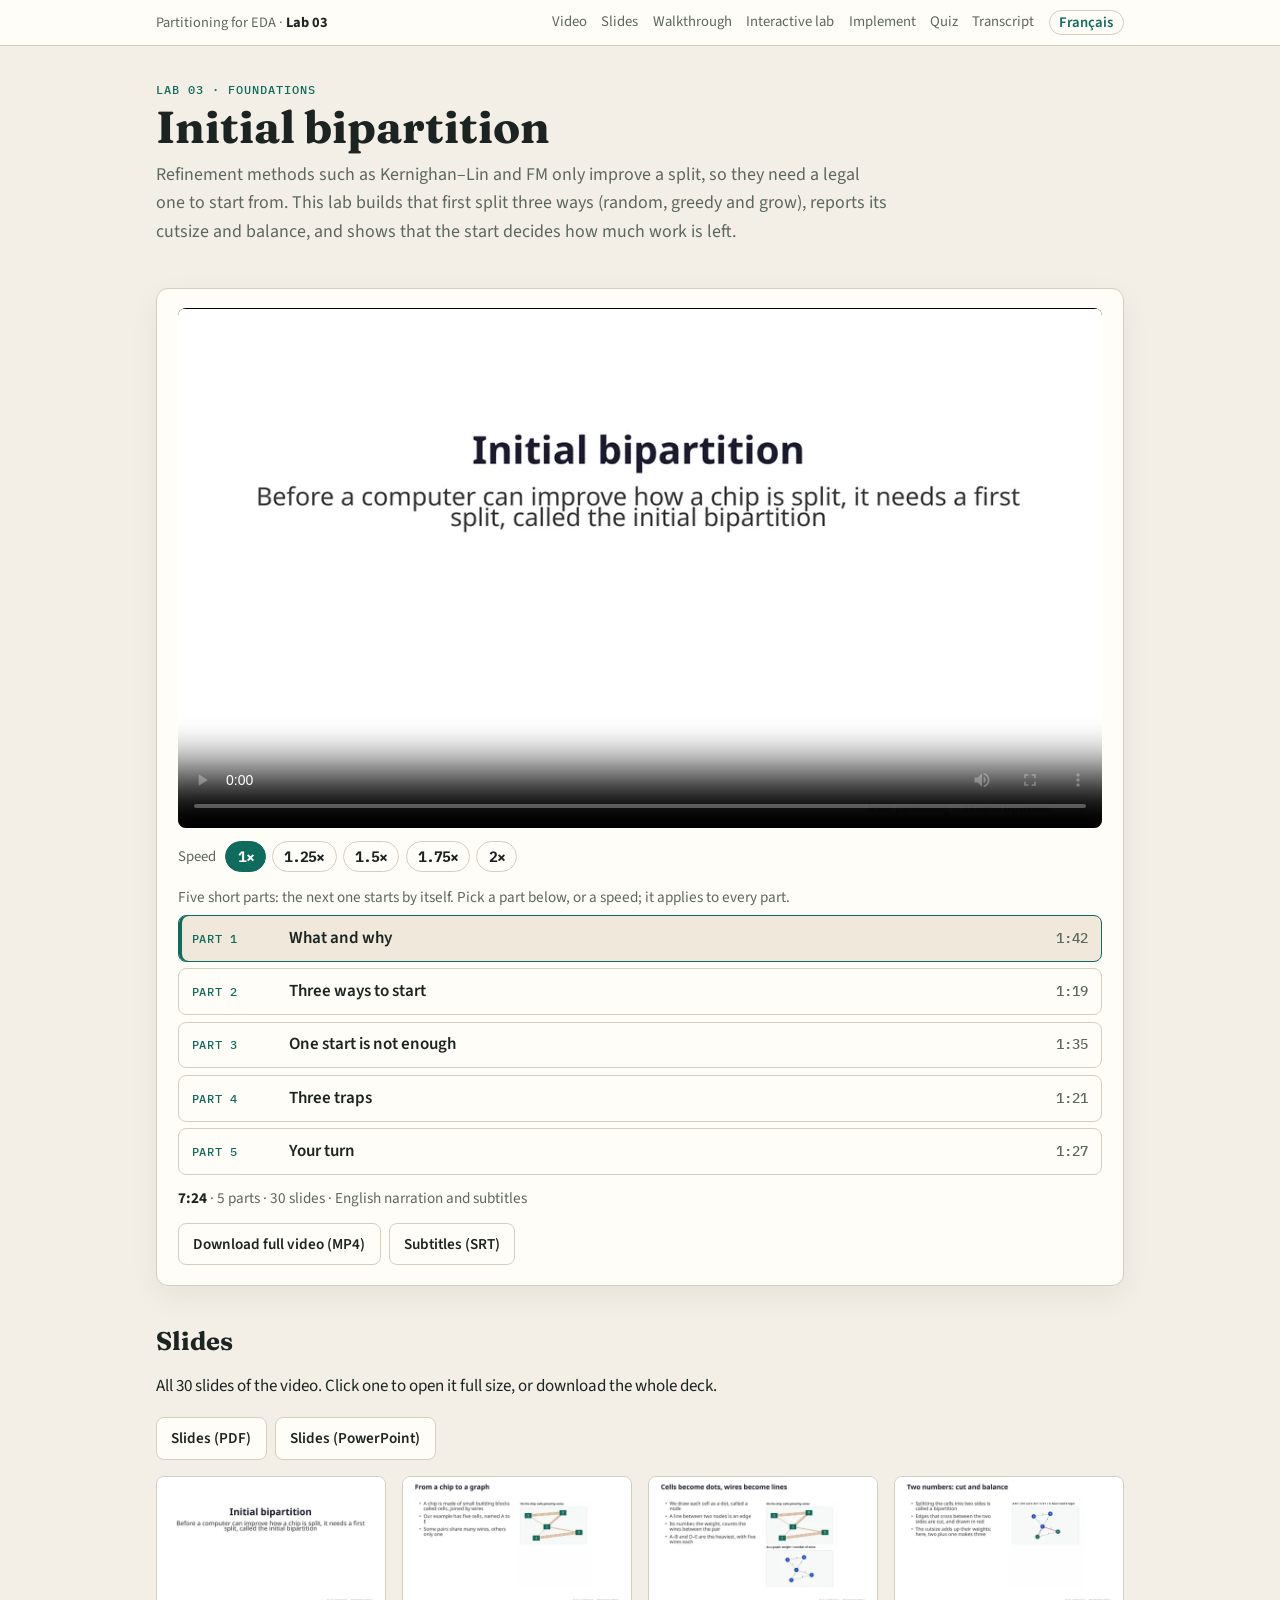
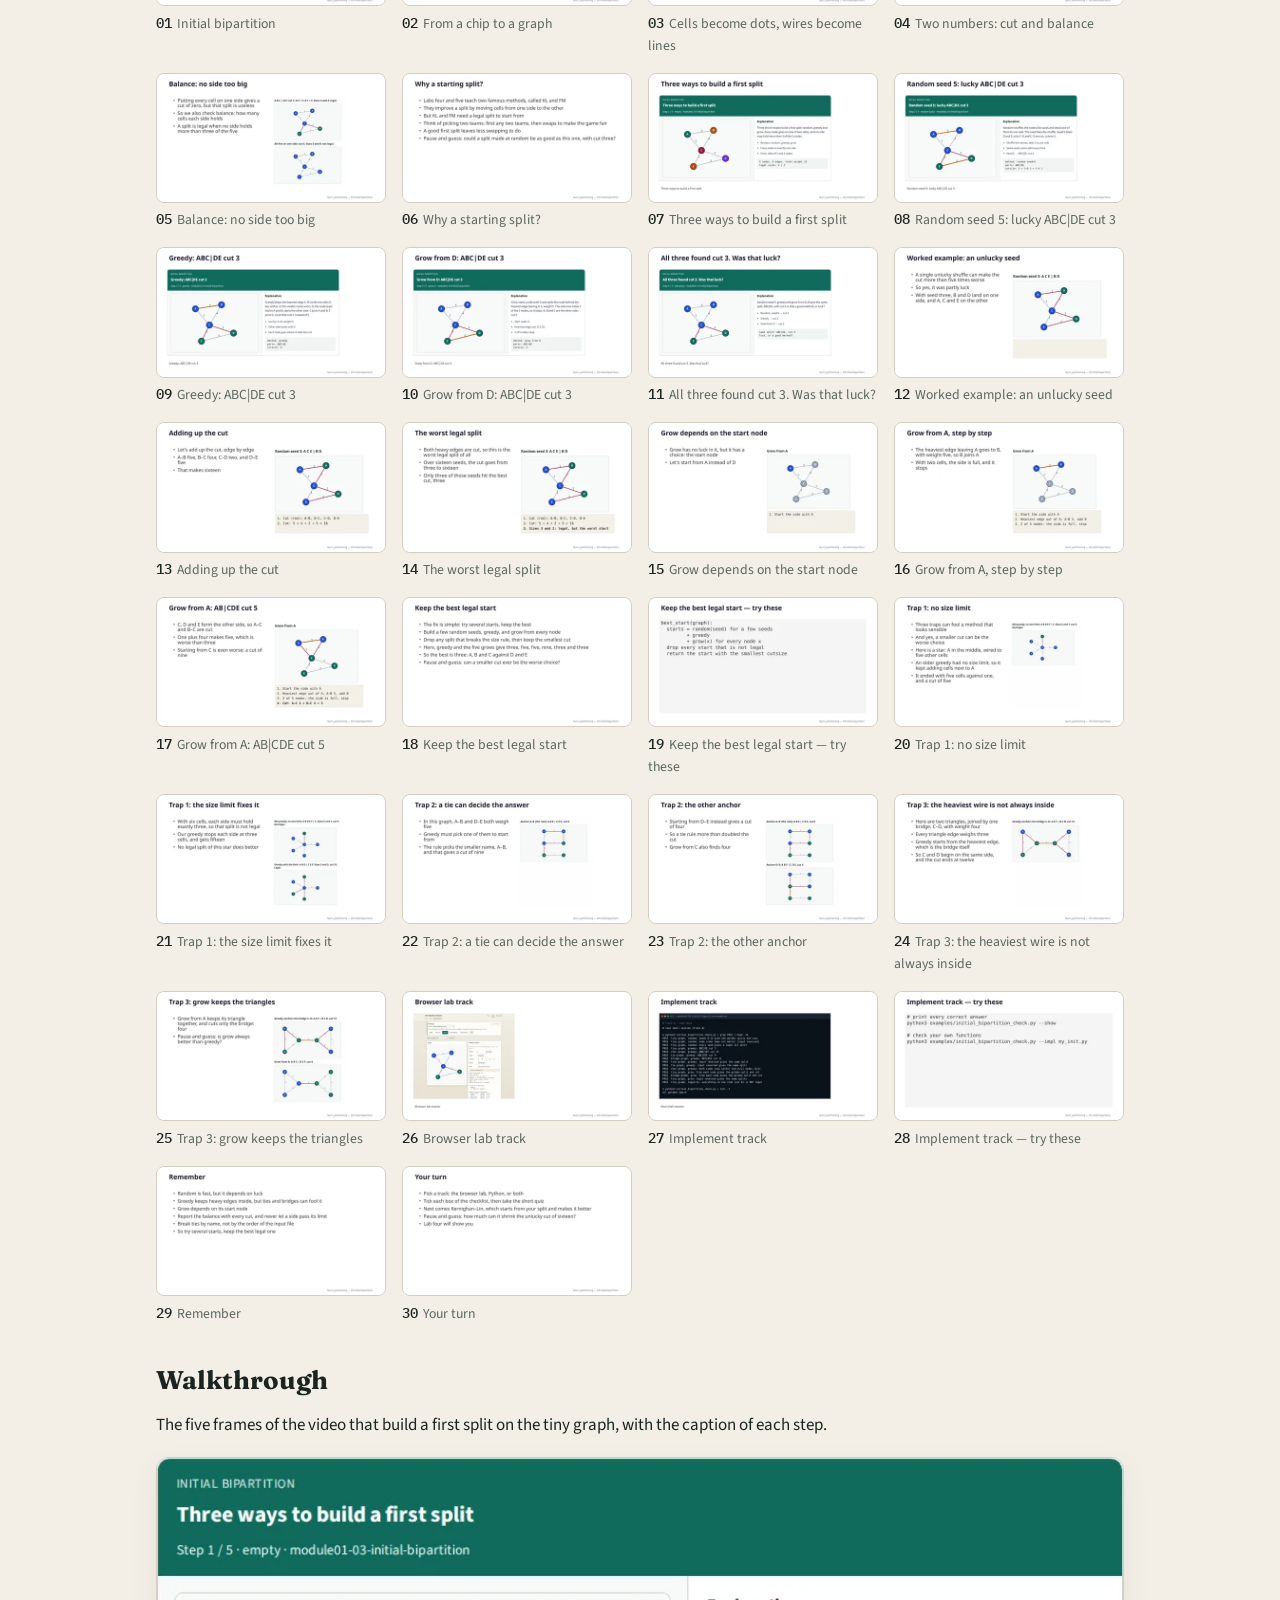
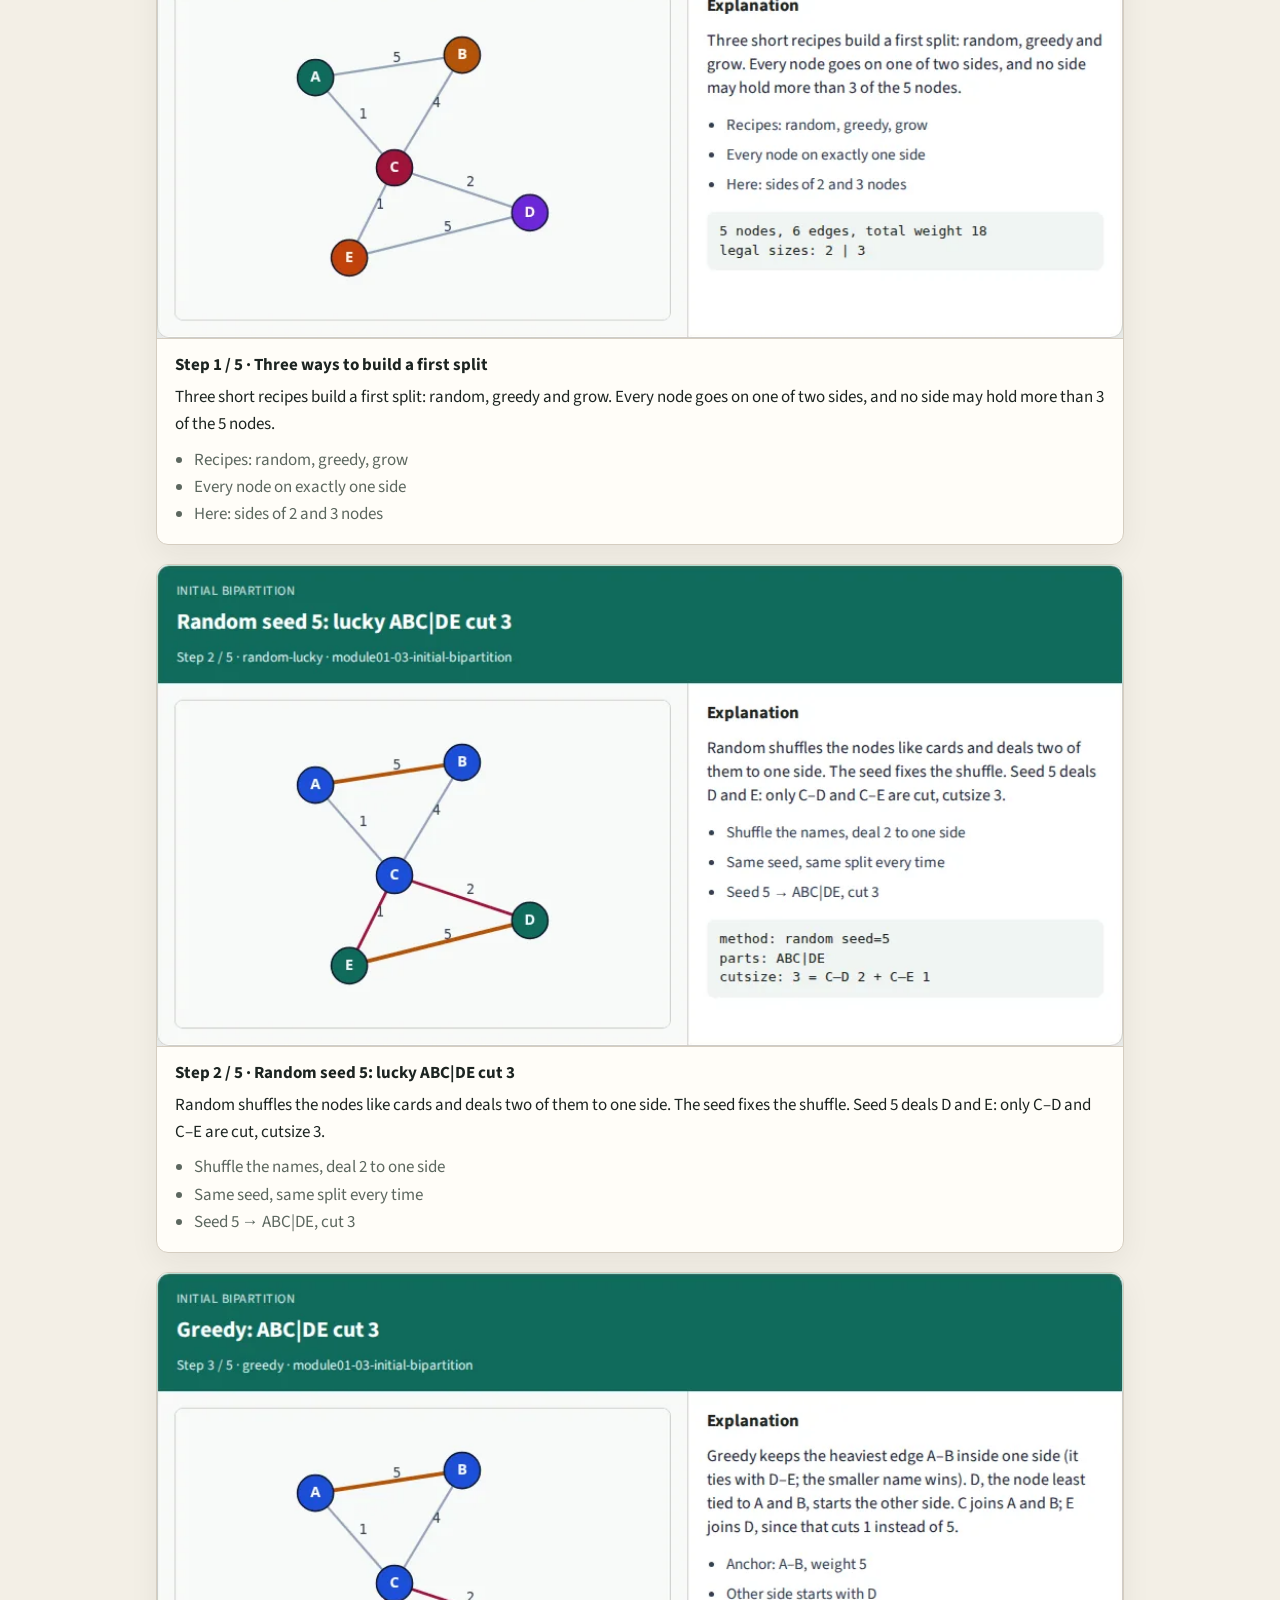
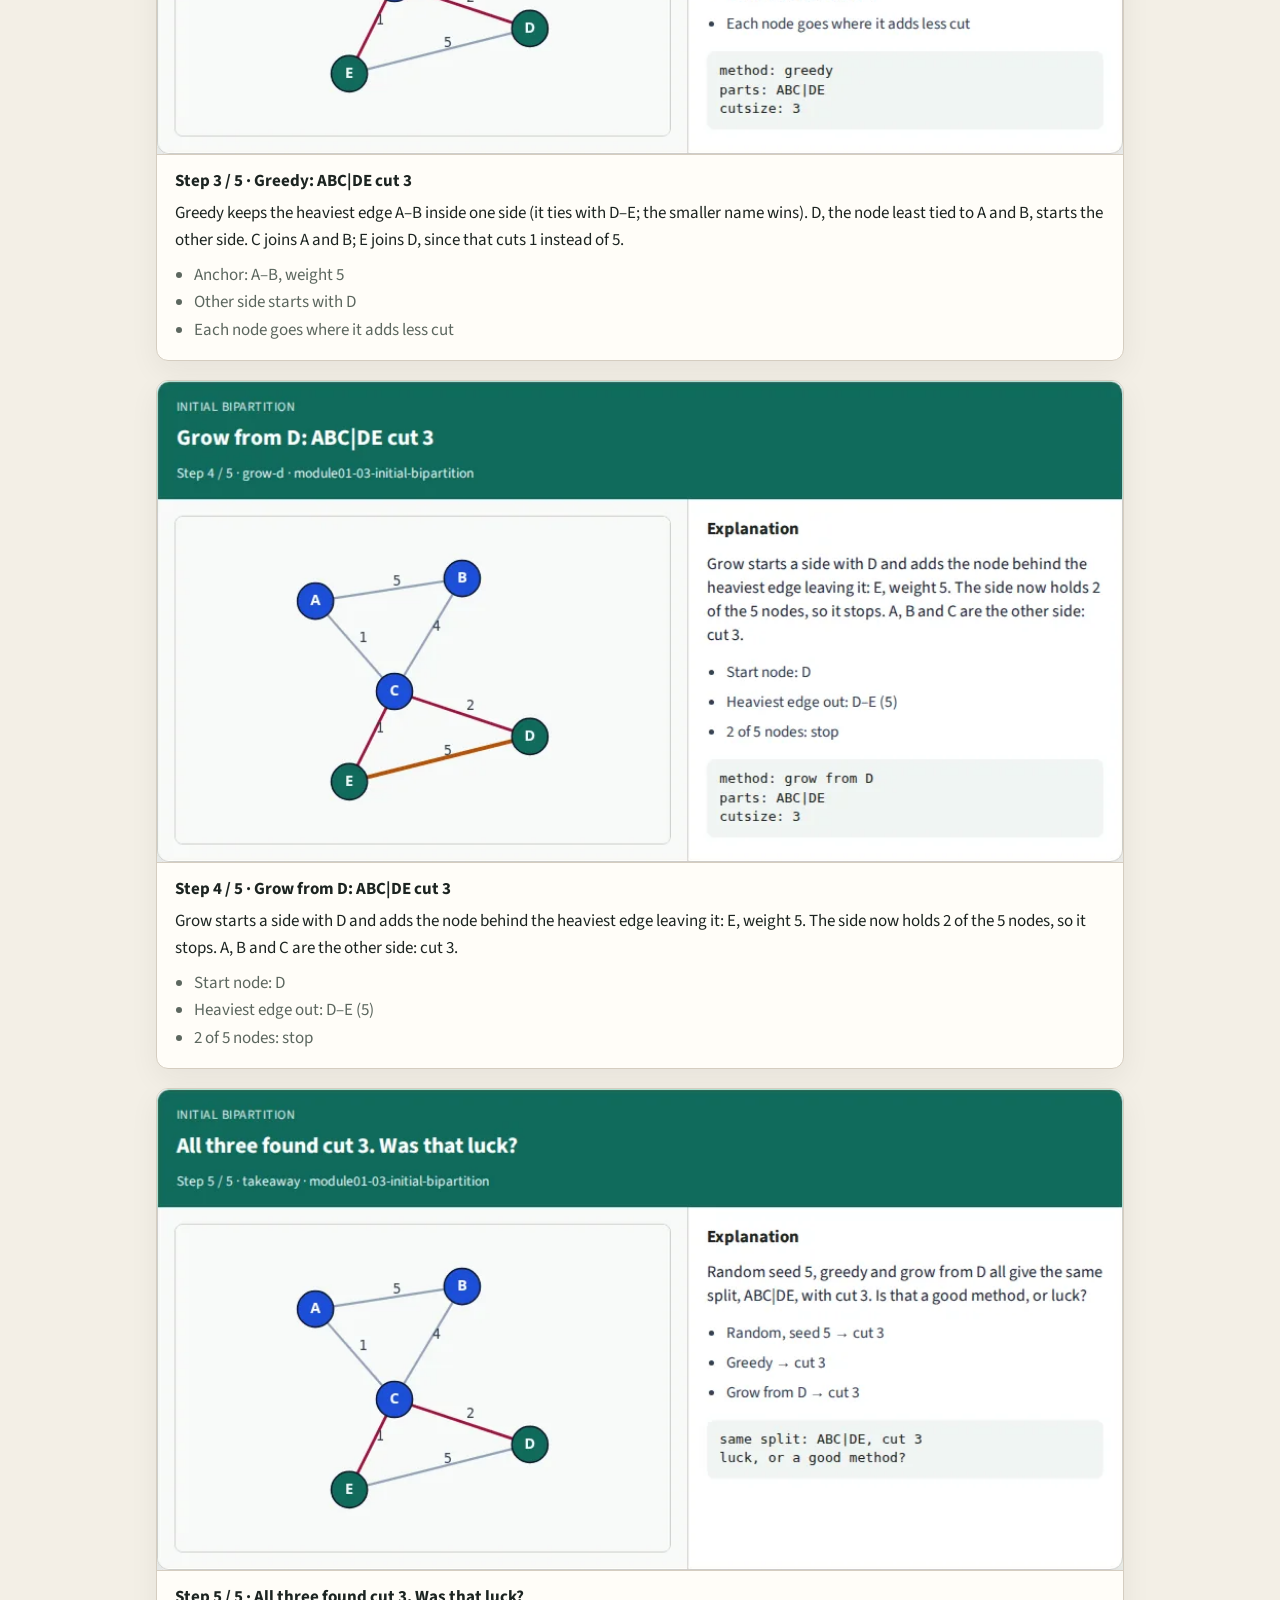
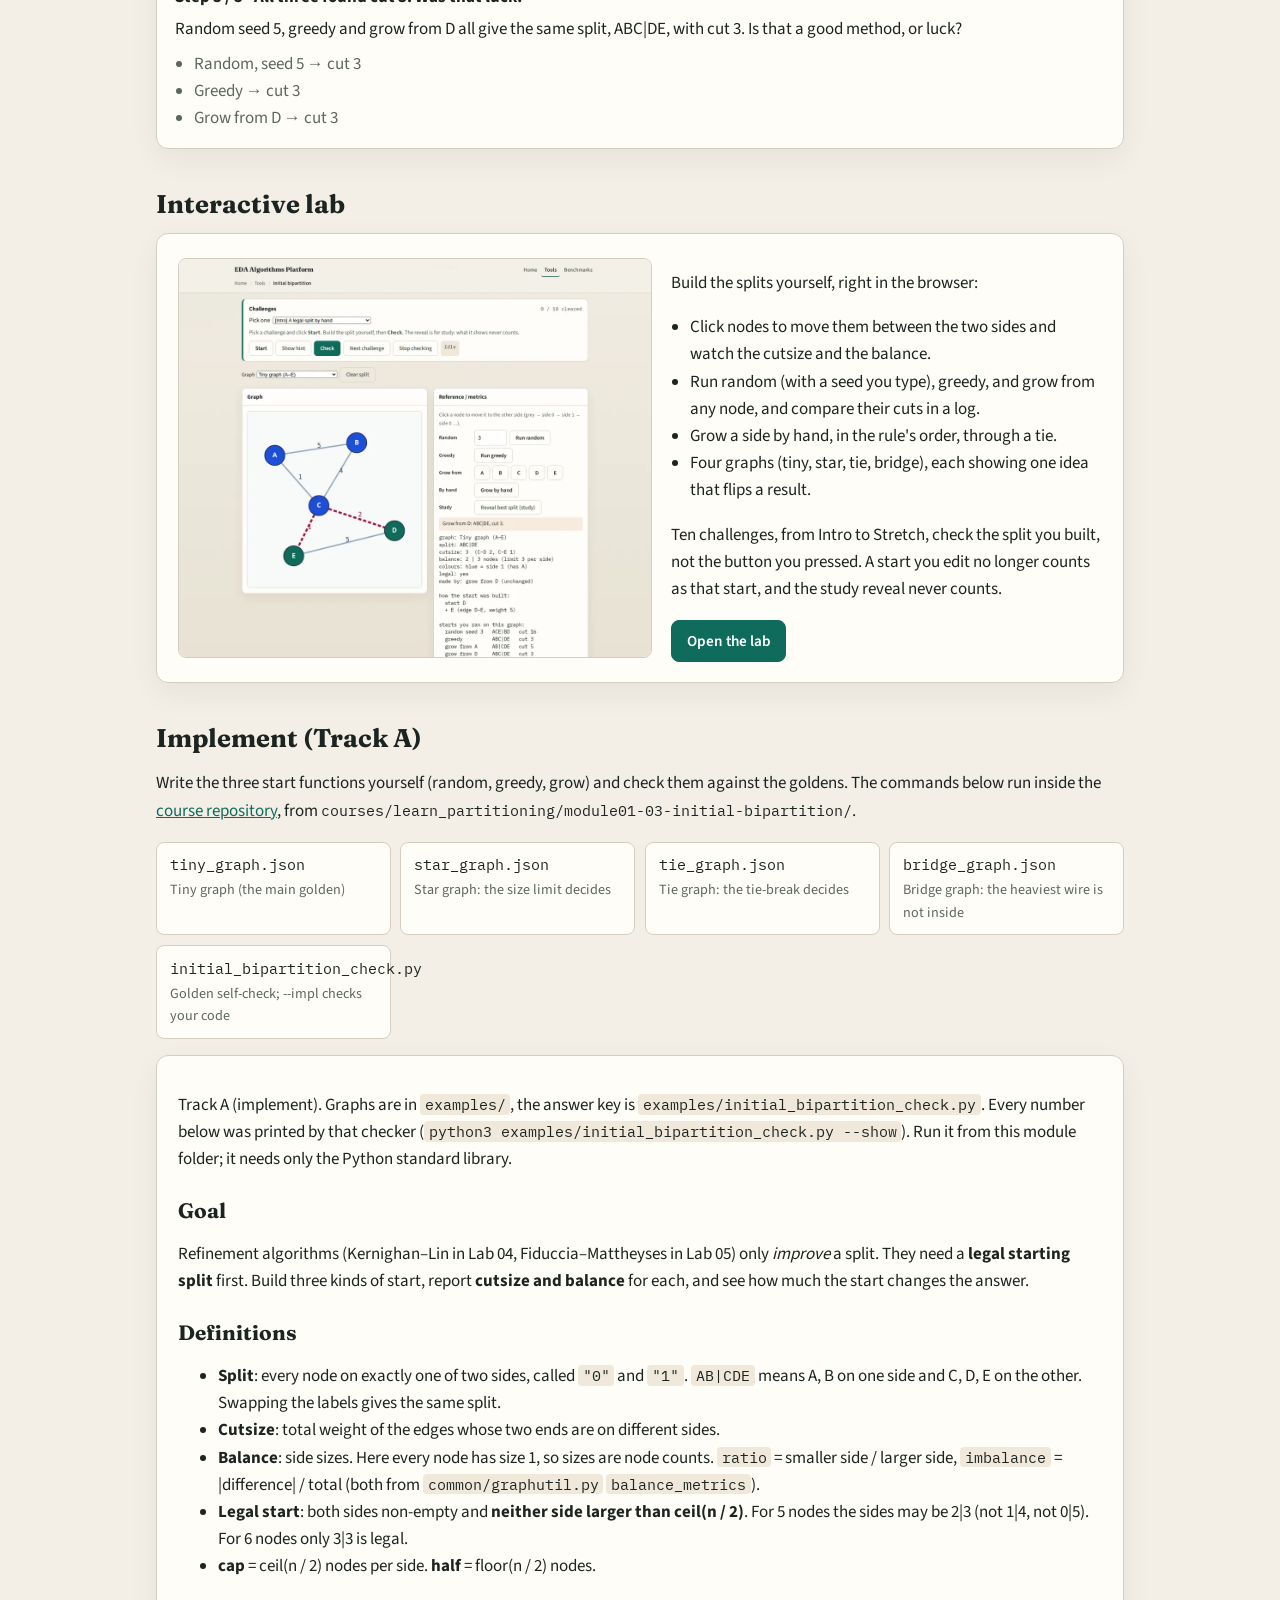
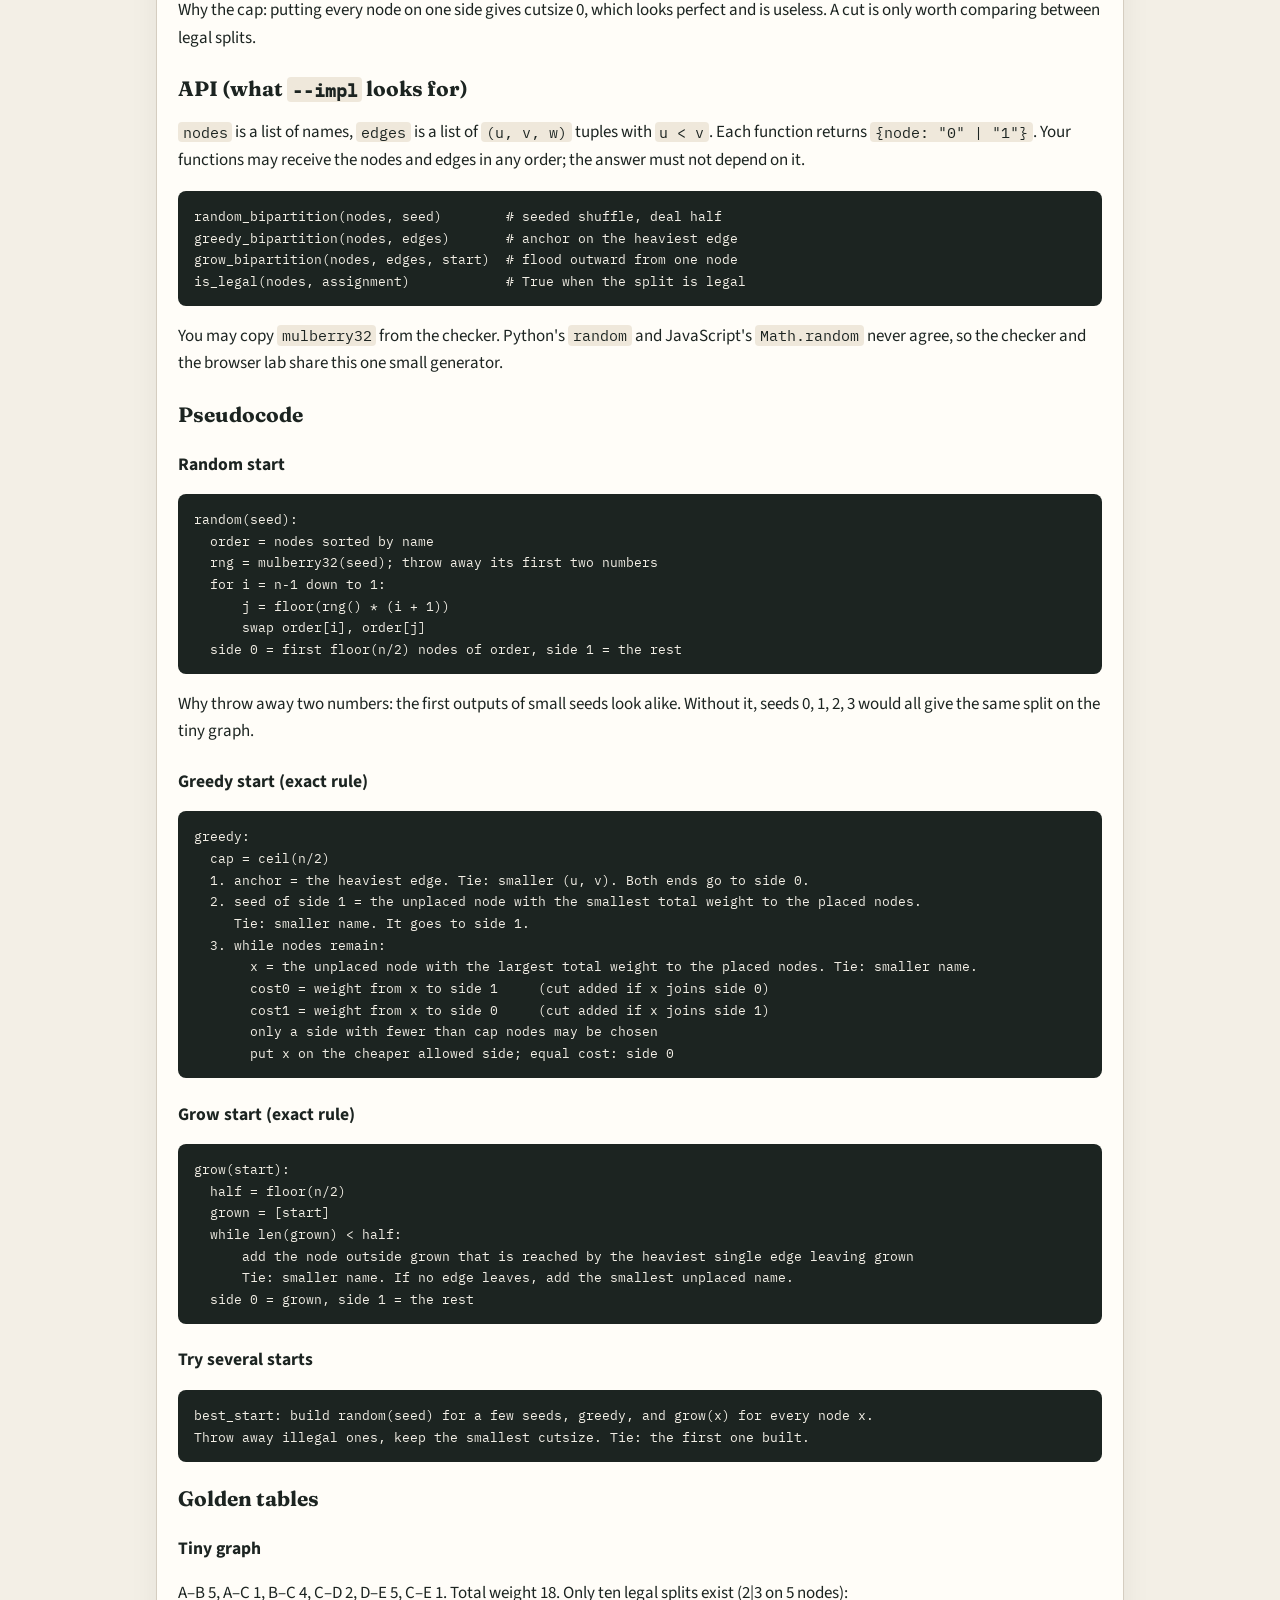
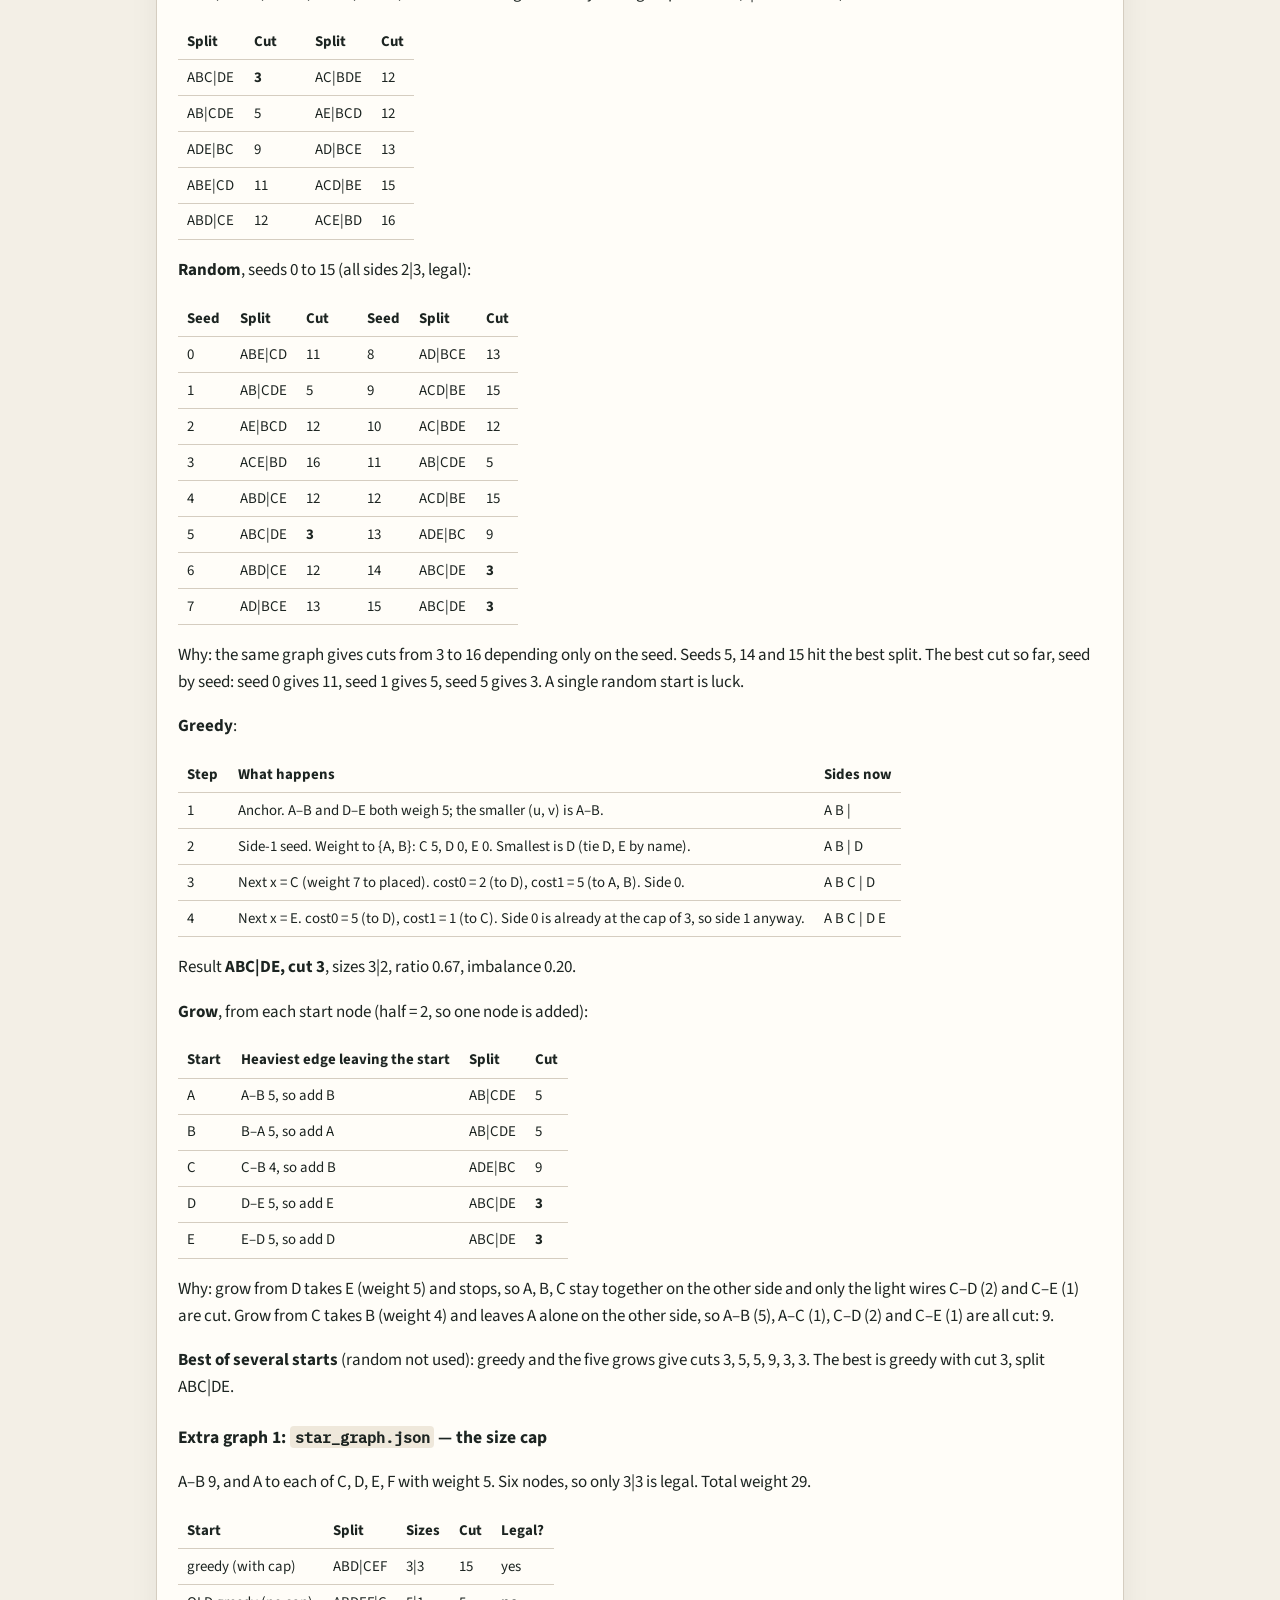
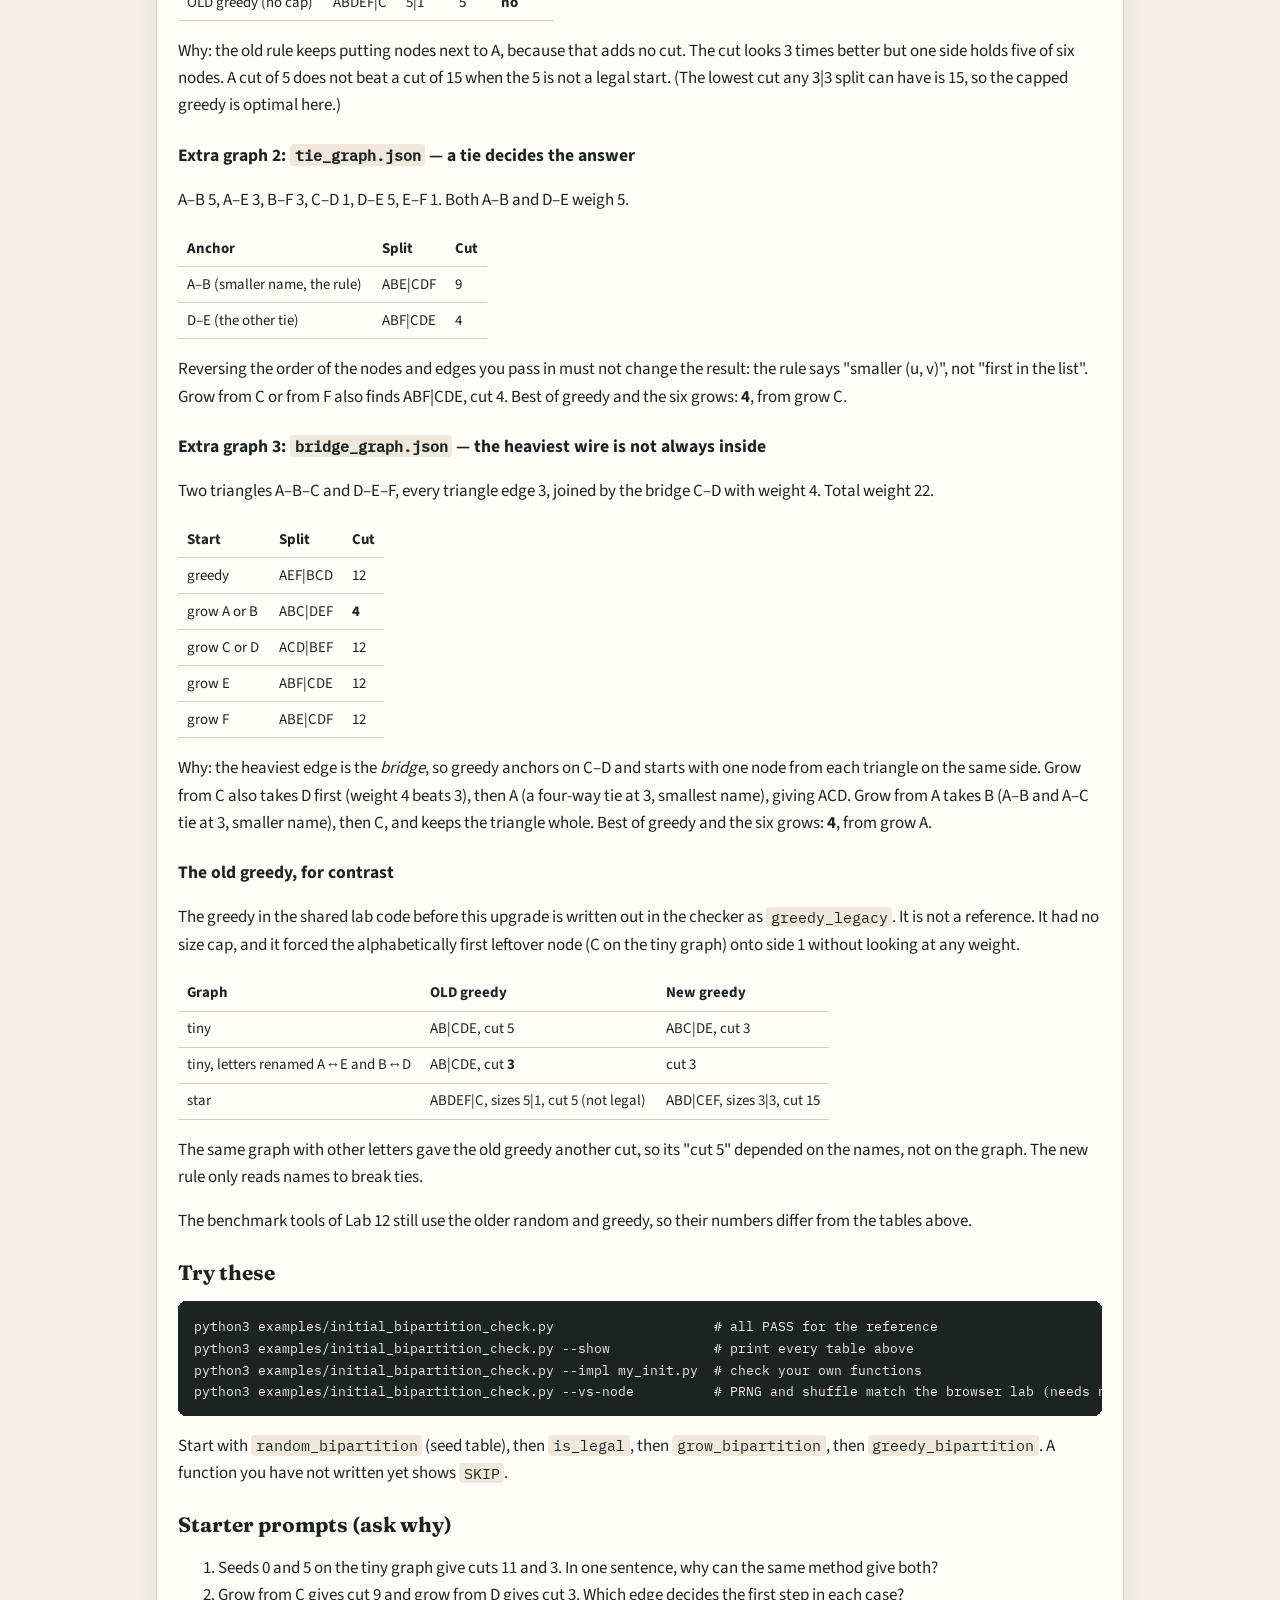
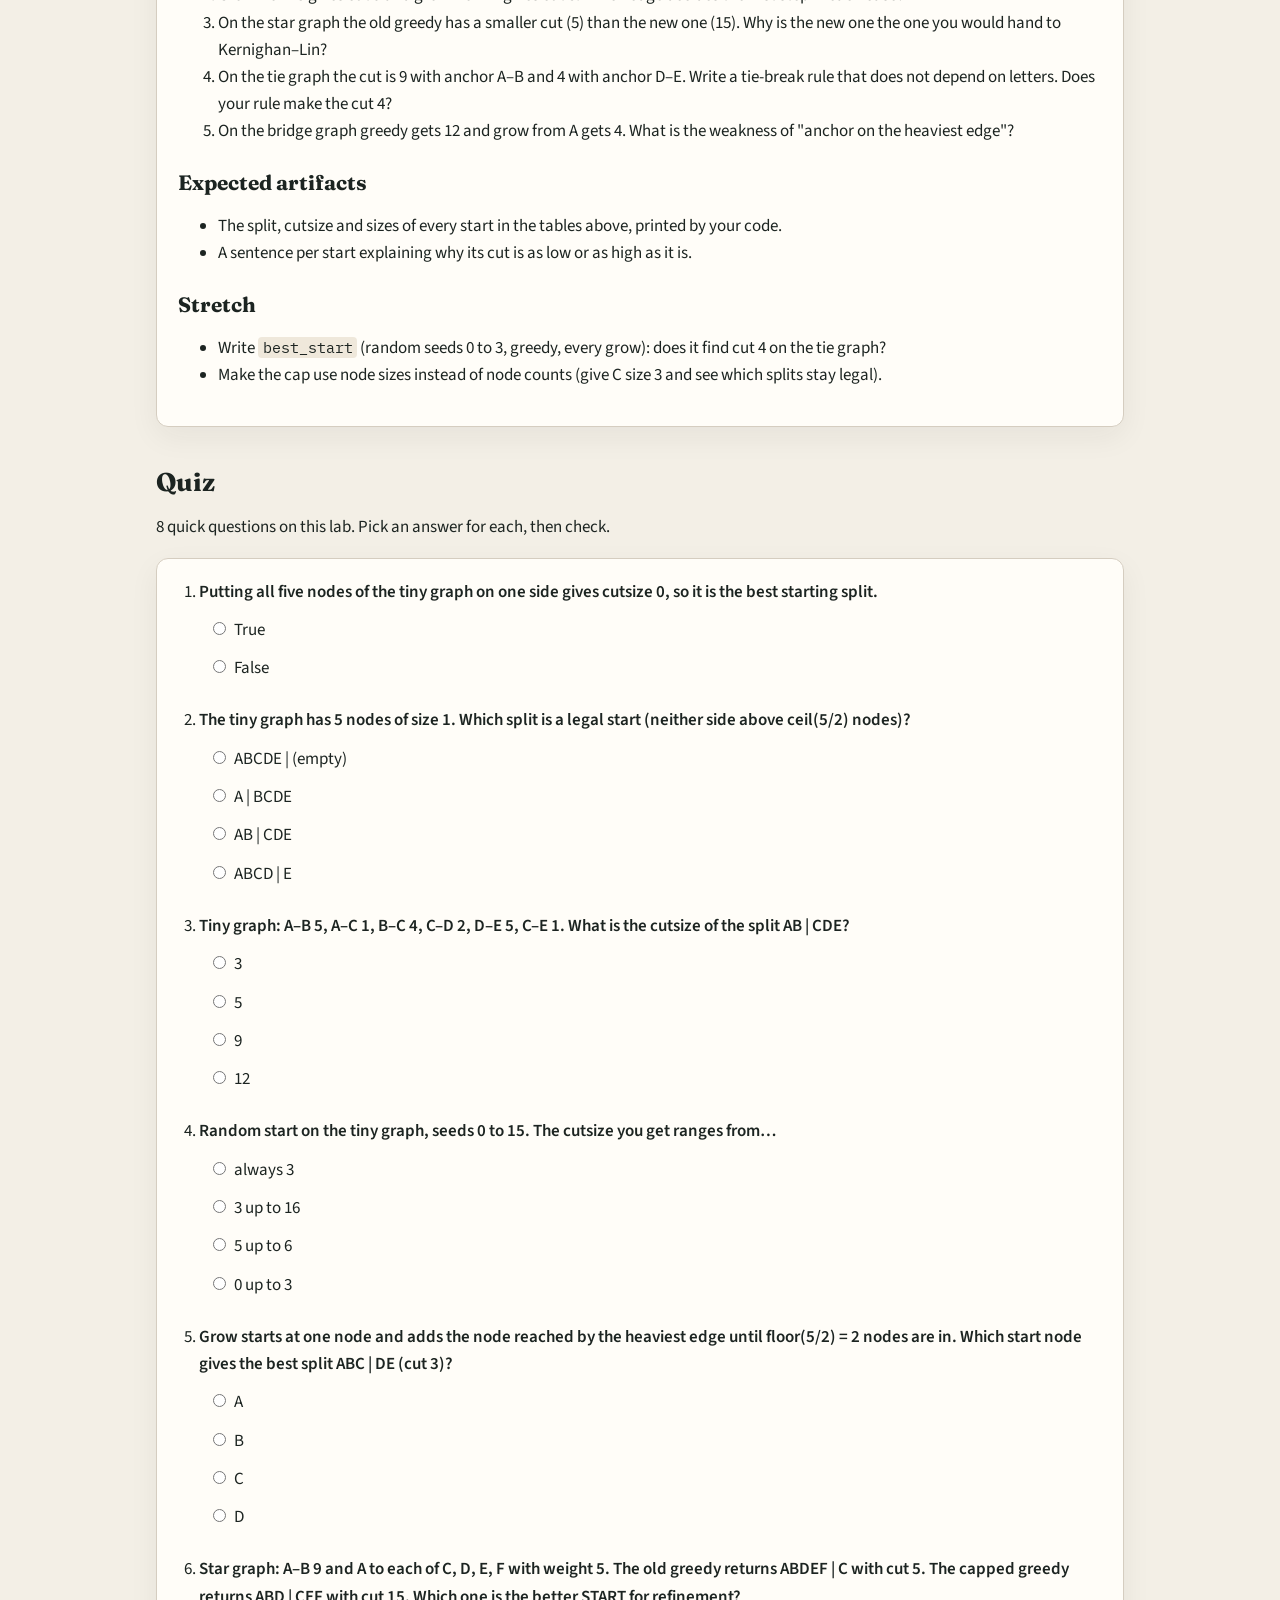
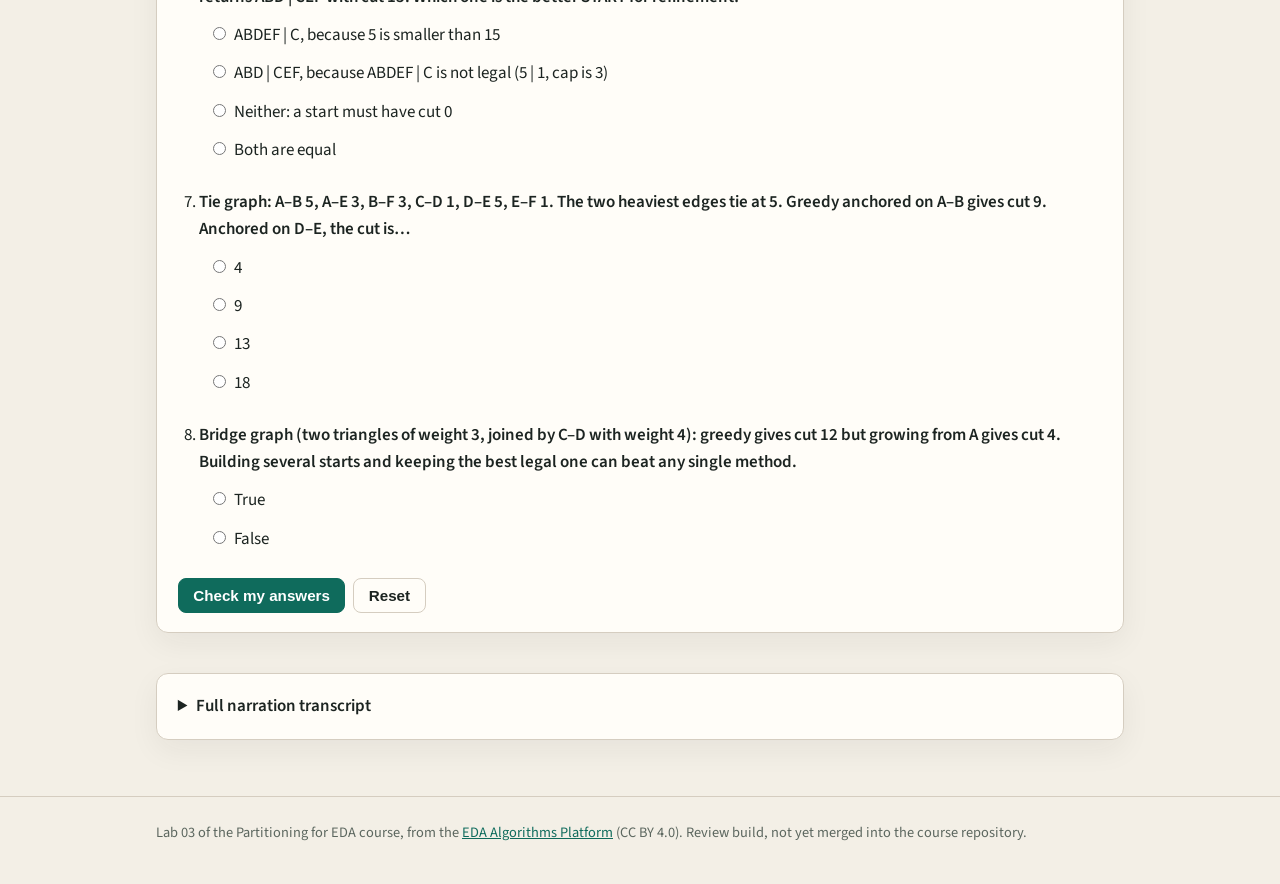
<file: docs/index.html>
<!DOCTYPE html>
<html lang="en">
<head>
  <meta charset="utf-8">
  <meta name="viewport" content="width=device-width, initial-scale=1">
  <title>Lab 03 — Initial bipartition · Partitioning for EDA</title>
  <meta name="description" content="Lab 03 of the Partitioning for EDA course: build a legal starting split with random, greedy and grow, with narrated video, slides, an interactive browser lab and a quiz.">
  <link rel="alternate" hreflang="fr" href="fr/index.html">
  <link rel="preload" href="fonts/source-sans-3-latin-400-normal.woff2" as="font" type="font/woff2" crossorigin>
  <link rel="stylesheet" href="page.css">
</head>
<body>
  <header class="top">
    <div class="wrap">
      <span class="crumb">Partitioning for EDA · <strong>Lab 03</strong></span>
      <nav class="toc" aria-label="On this page">
        <a href="#video">Video</a>
        <a href="#slides">Slides</a>
        <a href="#walkthrough">Walkthrough</a>
        <a href="#lab">Interactive lab</a>
        <a href="#implement">Implement</a>
        <a href="#quiz">Quiz</a>
        <a href="#transcript">Transcript</a>
        <a class="lang-switch" href="fr/index.html" hreflang="fr" lang="fr" title="Lire cette page en français">Français</a>
      </nav>
    </div>
  </header>

  <main class="wrap">
    <div class="hero">
      <p class="eyebrow">Lab 03 · Foundations</p>
      <h1>Initial bipartition</h1>
      <p class="lead">Refinement methods such as Kernighan–Lin and FM only improve a split, so they need a legal one to start from. This lab builds that first split three ways (random, greedy and grow), reports its cutsize and balance, and shows that the start decides how much work is left.</p>
    </div>

    <section id="video">
      <div class="card video-card">
        <div class="player" data-lang="en" data-subs-label="English"><video controls preload="metadata" poster="slides/poster-1.webp"><source src="parts/part-1.mp4" type="video/mp4"><track kind="subtitles" src="parts/part-1.vtt" srclang="en" label="English" default>Your browser does not support the video tag.</video><div class="speed" role="group" aria-label="Speed"><span>Speed</span><button type="button" class="chip" data-speed="1" aria-pressed="true">1×</button><button type="button" class="chip" data-speed="1.25" aria-pressed="false">1.25×</button><button type="button" class="chip" data-speed="1.5" aria-pressed="false">1.5×</button><button type="button" class="chip" data-speed="1.75" aria-pressed="false">1.75×</button><button type="button" class="chip" data-speed="2" aria-pressed="false">2×</button></div><p class="parts-note">Five short parts: the next one starts by itself. Pick a part below, or a speed; it applies to every part.</p><ol class="parts"><li><button type="button" class="part" data-src="parts/part-1.mp4" data-vtt="parts/part-1.vtt" data-poster="slides/poster-1.webp" aria-current="true"><span class="pn">Part 1</span><span class="pt">What and why</span><span class="pl">1:42</span></button></li><li><button type="button" class="part" data-src="parts/part-2.mp4" data-vtt="parts/part-2.vtt" data-poster="slides/poster-2.webp"><span class="pn">Part 2</span><span class="pt">Three ways to start</span><span class="pl">1:19</span></button></li><li><button type="button" class="part" data-src="parts/part-3.mp4" data-vtt="parts/part-3.vtt" data-poster="slides/poster-3.webp"><span class="pn">Part 3</span><span class="pt">One start is not enough</span><span class="pl">1:35</span></button></li><li><button type="button" class="part" data-src="parts/part-4.mp4" data-vtt="parts/part-4.vtt" data-poster="slides/poster-4.webp"><span class="pn">Part 4</span><span class="pt">Three traps</span><span class="pl">1:21</span></button></li><li><button type="button" class="part" data-src="parts/part-5.mp4" data-vtt="parts/part-5.vtt" data-poster="slides/poster-5.webp"><span class="pn">Part 5</span><span class="pt">Your turn</span><span class="pl">1:27</span></button></li></ol></div>
        <p class="meta"><strong>7:24</strong> · 5 parts · 30 slides · English narration and subtitles</p>
        <div class="btns"><a class="btn" href="video.mp4" download>Download full video (MP4)</a><a class="btn" href="subs.srt" download>Subtitles (SRT)</a></div>
      </div>
    </section>

    <section id="slides">
      <h2>Slides</h2>
      <p>All 30 slides of the video. Click one to open it full size, or download the whole deck.</p>
      <div class="btns" style="margin-bottom:1rem">
        <a class="btn" href="slides.pdf">Slides (PDF)</a>
        <a class="btn" href="slides.pptx" download>Slides (PowerPoint)</a>
      </div>
      <div class="slides">
        <figure><a href="slides/01.png"><img src="slides/thumb/01.webp" loading="lazy" width="480" height="270" alt="Slide 1: Initial bipartition"></a><figcaption><b>01</b>Initial bipartition</figcaption></figure>
<figure><a href="slides/02.png"><img src="slides/thumb/02.webp" loading="lazy" width="480" height="270" alt="Slide 2: From a chip to a graph"></a><figcaption><b>02</b>From a chip to a graph</figcaption></figure>
<figure><a href="slides/03.png"><img src="slides/thumb/03.webp" loading="lazy" width="480" height="270" alt="Slide 3: Cells become dots, wires become lines"></a><figcaption><b>03</b>Cells become dots, wires become lines</figcaption></figure>
<figure><a href="slides/04.png"><img src="slides/thumb/04.webp" loading="lazy" width="480" height="270" alt="Slide 4: Two numbers: cut and balance"></a><figcaption><b>04</b>Two numbers: cut and balance</figcaption></figure>
<figure><a href="slides/05.png"><img src="slides/thumb/05.webp" loading="lazy" width="480" height="270" alt="Slide 5: Balance: no side too big"></a><figcaption><b>05</b>Balance: no side too big</figcaption></figure>
<figure><a href="slides/06.png"><img src="slides/thumb/06.webp" loading="lazy" width="480" height="270" alt="Slide 6: Why a starting split?"></a><figcaption><b>06</b>Why a starting split?</figcaption></figure>
<figure><a href="slides/07.png"><img src="slides/thumb/07.webp" loading="lazy" width="480" height="270" alt="Slide 7: Three ways to build a first split"></a><figcaption><b>07</b>Three ways to build a first split</figcaption></figure>
<figure><a href="slides/08.png"><img src="slides/thumb/08.webp" loading="lazy" width="480" height="270" alt="Slide 8: Random seed 5: lucky ABC|DE cut 3"></a><figcaption><b>08</b>Random seed 5: lucky ABC|DE cut 3</figcaption></figure>
<figure><a href="slides/09.png"><img src="slides/thumb/09.webp" loading="lazy" width="480" height="270" alt="Slide 9: Greedy: ABC|DE cut 3"></a><figcaption><b>09</b>Greedy: ABC|DE cut 3</figcaption></figure>
<figure><a href="slides/10.png"><img src="slides/thumb/10.webp" loading="lazy" width="480" height="270" alt="Slide 10: Grow from D: ABC|DE cut 3"></a><figcaption><b>10</b>Grow from D: ABC|DE cut 3</figcaption></figure>
<figure><a href="slides/11.png"><img src="slides/thumb/11.webp" loading="lazy" width="480" height="270" alt="Slide 11: All three found cut 3. Was that luck?"></a><figcaption><b>11</b>All three found cut 3. Was that luck?</figcaption></figure>
<figure><a href="slides/12.png"><img src="slides/thumb/12.webp" loading="lazy" width="480" height="270" alt="Slide 12: Worked example: an unlucky seed"></a><figcaption><b>12</b>Worked example: an unlucky seed</figcaption></figure>
<figure><a href="slides/13.png"><img src="slides/thumb/13.webp" loading="lazy" width="480" height="270" alt="Slide 13: Adding up the cut"></a><figcaption><b>13</b>Adding up the cut</figcaption></figure>
<figure><a href="slides/14.png"><img src="slides/thumb/14.webp" loading="lazy" width="480" height="270" alt="Slide 14: The worst legal split"></a><figcaption><b>14</b>The worst legal split</figcaption></figure>
<figure><a href="slides/15.png"><img src="slides/thumb/15.webp" loading="lazy" width="480" height="270" alt="Slide 15: Grow depends on the start node"></a><figcaption><b>15</b>Grow depends on the start node</figcaption></figure>
<figure><a href="slides/16.png"><img src="slides/thumb/16.webp" loading="lazy" width="480" height="270" alt="Slide 16: Grow from A, step by step"></a><figcaption><b>16</b>Grow from A, step by step</figcaption></figure>
<figure><a href="slides/17.png"><img src="slides/thumb/17.webp" loading="lazy" width="480" height="270" alt="Slide 17: Grow from A: AB|CDE cut 5"></a><figcaption><b>17</b>Grow from A: AB|CDE cut 5</figcaption></figure>
<figure><a href="slides/18.png"><img src="slides/thumb/18.webp" loading="lazy" width="480" height="270" alt="Slide 18: Keep the best legal start"></a><figcaption><b>18</b>Keep the best legal start</figcaption></figure>
<figure><a href="slides/19.png"><img src="slides/thumb/19.webp" loading="lazy" width="480" height="270" alt="Slide 19: Keep the best legal start — try these"></a><figcaption><b>19</b>Keep the best legal start — try these</figcaption></figure>
<figure><a href="slides/20.png"><img src="slides/thumb/20.webp" loading="lazy" width="480" height="270" alt="Slide 20: Trap 1: no size limit"></a><figcaption><b>20</b>Trap 1: no size limit</figcaption></figure>
<figure><a href="slides/21.png"><img src="slides/thumb/21.webp" loading="lazy" width="480" height="270" alt="Slide 21: Trap 1: the size limit fixes it"></a><figcaption><b>21</b>Trap 1: the size limit fixes it</figcaption></figure>
<figure><a href="slides/22.png"><img src="slides/thumb/22.webp" loading="lazy" width="480" height="270" alt="Slide 22: Trap 2: a tie can decide the answer"></a><figcaption><b>22</b>Trap 2: a tie can decide the answer</figcaption></figure>
<figure><a href="slides/23.png"><img src="slides/thumb/23.webp" loading="lazy" width="480" height="270" alt="Slide 23: Trap 2: the other anchor"></a><figcaption><b>23</b>Trap 2: the other anchor</figcaption></figure>
<figure><a href="slides/24.png"><img src="slides/thumb/24.webp" loading="lazy" width="480" height="270" alt="Slide 24: Trap 3: the heaviest wire is not always inside"></a><figcaption><b>24</b>Trap 3: the heaviest wire is not always inside</figcaption></figure>
<figure><a href="slides/25.png"><img src="slides/thumb/25.webp" loading="lazy" width="480" height="270" alt="Slide 25: Trap 3: grow keeps the triangles"></a><figcaption><b>25</b>Trap 3: grow keeps the triangles</figcaption></figure>
<figure><a href="slides/26.png"><img src="slides/thumb/26.webp" loading="lazy" width="480" height="270" alt="Slide 26: Browser lab track"></a><figcaption><b>26</b>Browser lab track</figcaption></figure>
<figure><a href="slides/27.png"><img src="slides/thumb/27.webp" loading="lazy" width="480" height="270" alt="Slide 27: Implement track"></a><figcaption><b>27</b>Implement track</figcaption></figure>
<figure><a href="slides/28.png"><img src="slides/thumb/28.webp" loading="lazy" width="480" height="270" alt="Slide 28: Implement track — try these"></a><figcaption><b>28</b>Implement track — try these</figcaption></figure>
<figure><a href="slides/29.png"><img src="slides/thumb/29.webp" loading="lazy" width="480" height="270" alt="Slide 29: Remember"></a><figcaption><b>29</b>Remember</figcaption></figure>
<figure><a href="slides/30.png"><img src="slides/thumb/30.webp" loading="lazy" width="480" height="270" alt="Slide 30: Your turn"></a><figcaption><b>30</b>Your turn</figcaption></figure>
      </div>
    </section>

    <section id="walkthrough">
      <h2>Walkthrough</h2>
      <p>The five frames of the video that build a first split on the tiny graph, with the caption of each step.</p>
      <div class="walk">
        <figure class="walk-step"><a href="img/steps/01-empty.png"><img src="img/steps/01-empty.webp" loading="lazy" width="940" height="468" alt="Step 1 / 5: Three ways to build a first split"></a><figcaption><b>Step 1 / 5 · Three ways to build a first split</b><span>Three short recipes build a first split: random, greedy and grow. Every node goes on one of two sides, and no side may hold more than 3 of the 5 nodes.</span><ul><li>Recipes: random, greedy, grow</li><li>Every node on exactly one side</li><li>Here: sides of 2 and 3 nodes</li></ul></figcaption></figure>
<figure class="walk-step"><a href="img/steps/02-random-lucky.png"><img src="img/steps/02-random-lucky.webp" loading="lazy" width="940" height="468" alt="Step 2 / 5: Random seed 5: lucky ABC|DE cut 3"></a><figcaption><b>Step 2 / 5 · Random seed 5: lucky ABC|DE cut 3</b><span>Random shuffles the nodes like cards and deals two of them to one side. The seed fixes the shuffle. Seed 5 deals D and E: only C–D and C–E are cut, cutsize 3.</span><ul><li>Shuffle the names, deal 2 to one side</li><li>Same seed, same split every time</li><li>Seed 5 → ABC|DE, cut 3</li></ul></figcaption></figure>
<figure class="walk-step"><a href="img/steps/03-greedy.png"><img src="img/steps/03-greedy.webp" loading="lazy" width="940" height="468" alt="Step 3 / 5: Greedy: ABC|DE cut 3"></a><figcaption><b>Step 3 / 5 · Greedy: ABC|DE cut 3</b><span>Greedy keeps the heaviest edge A–B inside one side (it ties with D–E; the smaller name wins). D, the node least tied to A and B, starts the other side. C joins A and B; E joins D, since that cuts 1 instead of 5.</span><ul><li>Anchor: A–B, weight 5</li><li>Other side starts with D</li><li>Each node goes where it adds less cut</li></ul></figcaption></figure>
<figure class="walk-step"><a href="img/steps/04-grow-d.png"><img src="img/steps/04-grow-d.webp" loading="lazy" width="940" height="468" alt="Step 4 / 5: Grow from D: ABC|DE cut 3"></a><figcaption><b>Step 4 / 5 · Grow from D: ABC|DE cut 3</b><span>Grow starts a side with D and adds the node behind the heaviest edge leaving it: E, weight 5. The side now holds 2 of the 5 nodes, so it stops. A, B and C are the other side: cut 3.</span><ul><li>Start node: D</li><li>Heaviest edge out: D–E (5)</li><li>2 of 5 nodes: stop</li></ul></figcaption></figure>
<figure class="walk-step"><a href="img/steps/05-takeaway.png"><img src="img/steps/05-takeaway.webp" loading="lazy" width="940" height="468" alt="Step 5 / 5: All three found cut 3. Was that luck?"></a><figcaption><b>Step 5 / 5 · All three found cut 3. Was that luck?</b><span>Random seed 5, greedy and grow from D all give the same split, ABC|DE, with cut 3. Is that a good method, or luck?</span><ul><li>Random, seed 5 → cut 3</li><li>Greedy → cut 3</li><li>Grow from D → cut 3</li></ul></figcaption></figure>
      </div>
    </section>

    <section id="lab">
      <h2>Interactive lab</h2>
      <div class="card lab-grid">
        <a href="tools/initial-bipartition/index.html"><img src="img/lab-starter.webp" loading="lazy" alt="The initial bipartition browser lab: a graph on the left, the split, its cutsize and the log of every start on the right"></a>
        <div>
          <p>Build the splits yourself, right in the browser:</p>
          <ul>
            <li>Click nodes to move them between the two sides and watch the cutsize and the balance.</li>
<li>Run random (with a seed you type), greedy, and grow from any node, and compare their cuts in a log.</li>
<li>Grow a side by hand, in the rule&#x27;s order, through a tie.</li>
<li>Four graphs (tiny, star, tie, bridge), each showing one idea that flips a result.</li>
          </ul>
          <p>Ten challenges, from Intro to Stretch, check the split you built, not the button you pressed. A start you edit no longer counts as that start, and the study reveal never counts.</p>
          <div class="btns"><a class="btn primary" href="tools/initial-bipartition/index.html">Open the lab</a></div>
        </div>
      </div>
    </section>

    <section id="implement">
      <h2>Implement (Track A)</h2>
      <p>Write the three start functions yourself (random, greedy, grow) and check them against the goldens. The commands below run inside the <a href="https://github.com/yongfu-li/eda-learning">course repository</a>, from <code>courses/learn_partitioning/module01-03-initial-bipartition/</code>.</p>
      <div class="files">
        <a href="examples/tiny_graph.json" download><code>tiny_graph.json</code><small>Tiny graph (the main golden)</small></a>
<a href="examples/star_graph.json" download><code>star_graph.json</code><small>Star graph: the size limit decides</small></a>
<a href="examples/tie_graph.json" download><code>tie_graph.json</code><small>Tie graph: the tie-break decides</small></a>
<a href="examples/bridge_graph.json" download><code>bridge_graph.json</code><small>Bridge graph: the heaviest wire is not inside</small></a>
<a href="examples/initial_bipartition_check.py" download><code>initial_bipartition_check.py</code><small>Golden self-check; --impl checks your code</small></a>
      </div>
      <div class="card md">
        <h1>Examples — Initial bipartition</h1>
<p>Track A (implement). Graphs are in <code>examples/</code>, the answer key is <code>examples/initial_bipartition_check.py</code>.
Every number below was printed by that checker (<code>python3 examples/initial_bipartition_check.py --show</code>).
Run it from this module folder; it needs only the Python standard library.</p>
<h2>Goal</h2>
<p>Refinement algorithms (Kernighan–Lin in Lab 04, Fiduccia–Mattheyses in Lab 05) only <em>improve</em> a split. They need a
<strong>legal starting split</strong> first. Build three kinds of start, report <strong>cutsize and balance</strong> for each, and see how much
the start changes the answer.</p>
<h2>Definitions</h2>
<ul>
<li><strong>Split</strong>: every node on exactly one of two sides, called <code>"0"</code> and <code>"1"</code>. <code>AB|CDE</code> means A, B on one side and
  C, D, E on the other. Swapping the labels gives the same split.</li>
<li><strong>Cutsize</strong>: total weight of the edges whose two ends are on different sides.</li>
<li><strong>Balance</strong>: side sizes. Here every node has size 1, so sizes are node counts. <code>ratio</code> = smaller side / larger side,
  <code>imbalance</code> = |difference| / total (both from <code>common/graphutil.py</code> <code>balance_metrics</code>).</li>
<li><strong>Legal start</strong>: both sides non-empty and <strong>neither side larger than ceil(n / 2)</strong>. For 5 nodes the sides may be
  2|3 (not 1|4, not 0|5). For 6 nodes only 3|3 is legal.</li>
<li><strong>cap</strong> = ceil(n / 2) nodes per side. <strong>half</strong> = floor(n / 2) nodes.</li>
</ul>
<p>Why the cap: putting every node on one side gives cutsize 0, which looks perfect and is useless. A cut is only
worth comparing between legal splits.</p>
<h2>API (what <code>--impl</code> looks for)</h2>
<p><code>nodes</code> is a list of names, <code>edges</code> is a list of <code>(u, v, w)</code> tuples with <code>u &lt; v</code>. Each function returns
<code>{node: "0" | "1"}</code>. Your functions may receive the nodes and edges in any order; the answer must not depend on it.</p>
<pre><code class="language-python">random_bipartition(nodes, seed)        # seeded shuffle, deal half
greedy_bipartition(nodes, edges)       # anchor on the heaviest edge
grow_bipartition(nodes, edges, start)  # flood outward from one node
is_legal(nodes, assignment)            # True when the split is legal
</code></pre>
<p>You may copy <code>mulberry32</code> from the checker. Python's <code>random</code> and JavaScript's <code>Math.random</code> never agree, so the
checker and the browser lab share this one small generator.</p>
<h2>Pseudocode</h2>
<h3>Random start</h3>
<pre><code class="language-text">random(seed):
  order = nodes sorted by name
  rng = mulberry32(seed); throw away its first two numbers
  for i = n-1 down to 1:
      j = floor(rng() * (i + 1))
      swap order[i], order[j]
  side 0 = first floor(n/2) nodes of order, side 1 = the rest
</code></pre>
<p>Why throw away two numbers: the first outputs of small seeds look alike. Without it, seeds 0, 1, 2, 3 would all give
the same split on the tiny graph.</p>
<h3>Greedy start (exact rule)</h3>
<pre><code class="language-text">greedy:
  cap = ceil(n/2)
  1. anchor = the heaviest edge. Tie: smaller (u, v). Both ends go to side 0.
  2. seed of side 1 = the unplaced node with the smallest total weight to the placed nodes.
     Tie: smaller name. It goes to side 1.
  3. while nodes remain:
       x = the unplaced node with the largest total weight to the placed nodes. Tie: smaller name.
       cost0 = weight from x to side 1     (cut added if x joins side 0)
       cost1 = weight from x to side 0     (cut added if x joins side 1)
       only a side with fewer than cap nodes may be chosen
       put x on the cheaper allowed side; equal cost: side 0
</code></pre>
<h3>Grow start (exact rule)</h3>
<pre><code class="language-text">grow(start):
  half = floor(n/2)
  grown = [start]
  while len(grown) &lt; half:
      add the node outside grown that is reached by the heaviest single edge leaving grown
      Tie: smaller name. If no edge leaves, add the smallest unplaced name.
  side 0 = grown, side 1 = the rest
</code></pre>
<h3>Try several starts</h3>
<pre><code class="language-text">best_start: build random(seed) for a few seeds, greedy, and grow(x) for every node x.
Throw away illegal ones, keep the smallest cutsize. Tie: the first one built.
</code></pre>
<h2>Golden tables</h2>
<h3>Tiny graph</h3>
<p>A–B 5, A–C 1, B–C 4, C–D 2, D–E 5, C–E 1. Total weight 18. Only ten legal splits exist (2|3 on 5 nodes):</p>
<table>
<thead>
<tr>
<th>Split</th>
<th>Cut</th>
<th></th>
<th>Split</th>
<th>Cut</th>
</tr>
</thead>
<tbody>
<tr>
<td>ABC|DE</td>
<td><strong>3</strong></td>
<td></td>
<td>AC|BDE</td>
<td>12</td>
</tr>
<tr>
<td>AB|CDE</td>
<td>5</td>
<td></td>
<td>AE|BCD</td>
<td>12</td>
</tr>
<tr>
<td>ADE|BC</td>
<td>9</td>
<td></td>
<td>AD|BCE</td>
<td>13</td>
</tr>
<tr>
<td>ABE|CD</td>
<td>11</td>
<td></td>
<td>ACD|BE</td>
<td>15</td>
</tr>
<tr>
<td>ABD|CE</td>
<td>12</td>
<td></td>
<td>ACE|BD</td>
<td>16</td>
</tr>
</tbody>
</table>
<p><strong>Random</strong>, seeds 0 to 15 (all sides 2|3, legal):</p>
<table>
<thead>
<tr>
<th>Seed</th>
<th>Split</th>
<th>Cut</th>
<th></th>
<th>Seed</th>
<th>Split</th>
<th>Cut</th>
</tr>
</thead>
<tbody>
<tr>
<td>0</td>
<td>ABE|CD</td>
<td>11</td>
<td></td>
<td>8</td>
<td>AD|BCE</td>
<td>13</td>
</tr>
<tr>
<td>1</td>
<td>AB|CDE</td>
<td>5</td>
<td></td>
<td>9</td>
<td>ACD|BE</td>
<td>15</td>
</tr>
<tr>
<td>2</td>
<td>AE|BCD</td>
<td>12</td>
<td></td>
<td>10</td>
<td>AC|BDE</td>
<td>12</td>
</tr>
<tr>
<td>3</td>
<td>ACE|BD</td>
<td>16</td>
<td></td>
<td>11</td>
<td>AB|CDE</td>
<td>5</td>
</tr>
<tr>
<td>4</td>
<td>ABD|CE</td>
<td>12</td>
<td></td>
<td>12</td>
<td>ACD|BE</td>
<td>15</td>
</tr>
<tr>
<td>5</td>
<td>ABC|DE</td>
<td><strong>3</strong></td>
<td></td>
<td>13</td>
<td>ADE|BC</td>
<td>9</td>
</tr>
<tr>
<td>6</td>
<td>ABD|CE</td>
<td>12</td>
<td></td>
<td>14</td>
<td>ABC|DE</td>
<td><strong>3</strong></td>
</tr>
<tr>
<td>7</td>
<td>AD|BCE</td>
<td>13</td>
<td></td>
<td>15</td>
<td>ABC|DE</td>
<td><strong>3</strong></td>
</tr>
</tbody>
</table>
<p>Why: the same graph gives cuts from 3 to 16 depending only on the seed. Seeds 5, 14 and 15 hit the best split. The
best cut so far, seed by seed: seed 0 gives 11, seed 1 gives 5, seed 5 gives 3. A single random start is luck.</p>
<p><strong>Greedy</strong>:</p>
<table>
<thead>
<tr>
<th>Step</th>
<th>What happens</th>
<th>Sides now</th>
</tr>
</thead>
<tbody>
<tr>
<td>1</td>
<td>Anchor. A–B and D–E both weigh 5; the smaller (u, v) is A–B.</td>
<td>A B |</td>
</tr>
<tr>
<td>2</td>
<td>Side-1 seed. Weight to {A, B}: C 5, D 0, E 0. Smallest is D (tie D, E by name).</td>
<td>A B | D</td>
</tr>
<tr>
<td>3</td>
<td>Next x = C (weight 7 to placed). cost0 = 2 (to D), cost1 = 5 (to A, B). Side 0.</td>
<td>A B C | D</td>
</tr>
<tr>
<td>4</td>
<td>Next x = E. cost0 = 5 (to D), cost1 = 1 (to C). Side 0 is already at the cap of 3, so side 1 anyway.</td>
<td>A B C | D E</td>
</tr>
</tbody>
</table>
<p>Result <strong>ABC|DE, cut 3</strong>, sizes 3|2, ratio 0.67, imbalance 0.20.</p>
<p><strong>Grow</strong>, from each start node (half = 2, so one node is added):</p>
<table>
<thead>
<tr>
<th>Start</th>
<th>Heaviest edge leaving the start</th>
<th>Split</th>
<th>Cut</th>
</tr>
</thead>
<tbody>
<tr>
<td>A</td>
<td>A–B 5, so add B</td>
<td>AB|CDE</td>
<td>5</td>
</tr>
<tr>
<td>B</td>
<td>B–A 5, so add A</td>
<td>AB|CDE</td>
<td>5</td>
</tr>
<tr>
<td>C</td>
<td>C–B 4, so add B</td>
<td>ADE|BC</td>
<td>9</td>
</tr>
<tr>
<td>D</td>
<td>D–E 5, so add E</td>
<td>ABC|DE</td>
<td><strong>3</strong></td>
</tr>
<tr>
<td>E</td>
<td>E–D 5, so add D</td>
<td>ABC|DE</td>
<td><strong>3</strong></td>
</tr>
</tbody>
</table>
<p>Why: grow from D takes E (weight 5) and stops, so A, B, C stay together on the other side and only the light wires
C–D (2) and C–E (1) are cut. Grow from C takes B (weight 4) and leaves A alone on the other side, so A–B (5),
A–C (1), C–D (2) and C–E (1) are all cut: 9.</p>
<p><strong>Best of several starts</strong> (random not used): greedy and the five grows give cuts 3, 5, 5, 9, 3, 3. The best is
greedy with cut 3, split ABC|DE.</p>
<h3>Extra graph 1: <code>star_graph.json</code> — the size cap</h3>
<p>A–B 9, and A to each of C, D, E, F with weight 5. Six nodes, so only 3|3 is legal. Total weight 29.</p>
<table>
<thead>
<tr>
<th>Start</th>
<th>Split</th>
<th>Sizes</th>
<th>Cut</th>
<th>Legal?</th>
</tr>
</thead>
<tbody>
<tr>
<td>greedy (with cap)</td>
<td>ABD|CEF</td>
<td>3|3</td>
<td>15</td>
<td>yes</td>
</tr>
<tr>
<td>OLD greedy (no cap)</td>
<td>ABDEF|C</td>
<td>5|1</td>
<td>5</td>
<td><strong>no</strong></td>
</tr>
</tbody>
</table>
<p>Why: the old rule keeps putting nodes next to A, because that adds no cut. The cut looks 3 times better but one side
holds five of six nodes. A cut of 5 does not beat a cut of 15 when the 5 is not a legal start. (The lowest cut any
3|3 split can have is 15, so the capped greedy is optimal here.)</p>
<h3>Extra graph 2: <code>tie_graph.json</code> — a tie decides the answer</h3>
<p>A–B 5, A–E 3, B–F 3, C–D 1, D–E 5, E–F 1. Both A–B and D–E weigh 5.</p>
<table>
<thead>
<tr>
<th>Anchor</th>
<th>Split</th>
<th>Cut</th>
</tr>
</thead>
<tbody>
<tr>
<td>A–B (smaller name, the rule)</td>
<td>ABE|CDF</td>
<td>9</td>
</tr>
<tr>
<td>D–E (the other tie)</td>
<td>ABF|CDE</td>
<td>4</td>
</tr>
</tbody>
</table>
<p>Reversing the order of the nodes and edges you pass in must not change the result: the rule says "smaller (u, v)",
not "first in the list". Grow from C or from F also finds ABF|CDE, cut 4. Best of greedy and the six grows: <strong>4</strong>,
from grow C.</p>
<h3>Extra graph 3: <code>bridge_graph.json</code> — the heaviest wire is not always inside</h3>
<p>Two triangles A–B–C and D–E–F, every triangle edge 3, joined by the bridge C–D with weight 4. Total weight 22.</p>
<table>
<thead>
<tr>
<th>Start</th>
<th>Split</th>
<th>Cut</th>
</tr>
</thead>
<tbody>
<tr>
<td>greedy</td>
<td>AEF|BCD</td>
<td>12</td>
</tr>
<tr>
<td>grow A or B</td>
<td>ABC|DEF</td>
<td><strong>4</strong></td>
</tr>
<tr>
<td>grow C or D</td>
<td>ACD|BEF</td>
<td>12</td>
</tr>
<tr>
<td>grow E</td>
<td>ABF|CDE</td>
<td>12</td>
</tr>
<tr>
<td>grow F</td>
<td>ABE|CDF</td>
<td>12</td>
</tr>
</tbody>
</table>
<p>Why: the heaviest edge is the <em>bridge</em>, so greedy anchors on C–D and starts with one node from each triangle on the
same side. Grow from C also takes D first (weight 4 beats 3), then A (a four-way tie at 3, smallest name), giving
ACD. Grow from A takes B (A–B and A–C tie at 3, smaller name), then C, and keeps the triangle whole. Best of greedy
and the six grows: <strong>4</strong>, from grow A.</p>
<h3>The old greedy, for contrast</h3>
<p>The greedy in the shared lab code before this upgrade is written out in the checker as <code>greedy_legacy</code>. It is not a
reference. It had no size cap, and it forced the alphabetically first leftover node (C on the tiny graph) onto
side 1 without looking at any weight.</p>
<table>
<thead>
<tr>
<th>Graph</th>
<th>OLD greedy</th>
<th>New greedy</th>
</tr>
</thead>
<tbody>
<tr>
<td>tiny</td>
<td>AB|CDE, cut 5</td>
<td>ABC|DE, cut 3</td>
</tr>
<tr>
<td>tiny, letters renamed A↔E and B↔D</td>
<td>AB|CDE, cut <strong>3</strong></td>
<td>cut 3</td>
</tr>
<tr>
<td>star</td>
<td>ABDEF|C, sizes 5|1, cut 5 (not legal)</td>
<td>ABD|CEF, sizes 3|3, cut 15</td>
</tr>
</tbody>
</table>
<p>The same graph with other letters gave the old greedy another cut, so its "cut 5" depended on the names, not on the
graph. The new rule only reads names to break ties.</p>
<p>The benchmark tools of Lab 12 still use the older random and greedy, so their numbers differ from the tables above.</p>
<h2>Try these</h2>
<pre><code class="language-bash">python3 examples/initial_bipartition_check.py                    # all PASS for the reference
python3 examples/initial_bipartition_check.py --show             # print every table above
python3 examples/initial_bipartition_check.py --impl my_init.py  # check your own functions
python3 examples/initial_bipartition_check.py --vs-node          # PRNG and shuffle match the browser lab (needs node)
</code></pre>
<p>Start with <code>random_bipartition</code> (seed table), then <code>is_legal</code>, then <code>grow_bipartition</code>, then <code>greedy_bipartition</code>.
A function you have not written yet shows <code>SKIP</code>.</p>
<h2>Starter prompts (ask why)</h2>
<ol>
<li>Seeds 0 and 5 on the tiny graph give cuts 11 and 3. In one sentence, why can the same method give both?</li>
<li>Grow from C gives cut 9 and grow from D gives cut 3. Which edge decides the first step in each case?</li>
<li>On the star graph the old greedy has a smaller cut (5) than the new one (15). Why is the new one the one you
   would hand to Kernighan–Lin?</li>
<li>On the tie graph the cut is 9 with anchor A–B and 4 with anchor D–E. Write a tie-break rule that does not depend on
   letters. Does your rule make the cut 4?</li>
<li>On the bridge graph greedy gets 12 and grow from A gets 4. What is the weakness of "anchor on the heaviest edge"?</li>
</ol>
<h2>Expected artifacts</h2>
<ul>
<li>The split, cutsize and sizes of every start in the tables above, printed by your code.</li>
<li>A sentence per start explaining why its cut is as low or as high as it is.</li>
</ul>
<h2>Stretch</h2>
<ul>
<li>Write <code>best_start</code> (random seeds 0 to 3, greedy, every grow): does it find cut 4 on the tie graph?</li>
<li>Make the cap use node sizes instead of node counts (give C size 3 and see which splits stay legal).</li>
</ul>
      </div>
    </section>

    <section id="quiz">
      <h2>Quiz</h2>
      <p>8 quick questions on this lab. Pick an answer for each, then check.</p>
      <div class="card quiz" id="quiz-root"
           data-check="Check my answers" data-reset="Reset" data-pass="passed"
           data-fail="try again" data-true="True" data-false="False"></div>
      <script type="application/json" id="quiz-data">{"id": "module01-03-initial-bipartition", "title": "Initial bipartition check", "items": [{"id": "q1", "type": "true_false", "prompt": "Putting all five nodes of the tiny graph on one side gives cutsize 0, so it is the best starting split.", "answer": false, "explain": "With every node on side 0 no edge is cut, so the cutsize is 0, but side 1 is empty. A legal start needs both sides non-empty and neither side above ceil(5/2) = 3 nodes."}, {"id": "q2", "type": "multiple_choice", "prompt": "The tiny graph has 5 nodes of size 1. Which split is a legal start (neither side above ceil(5/2) nodes)?", "choices": ["ABCDE | (empty)", "A | BCDE", "AB | CDE", "ABCD | E"], "answer": 2, "explain": "ceil(5/2) = 3, so each side may hold at most 3 nodes. 5|0, 1|4 and 4|1 break the limit; 2|3 is the only legal shape."}, {"id": "q3", "type": "multiple_choice", "prompt": "Tiny graph: A–B 5, A–C 1, B–C 4, C–D 2, D–E 5, C–E 1. What is the cutsize of the split AB | CDE?", "choices": ["3", "5", "9", "12"], "answer": 1, "explain": "Only A–C (1) and B–C (4) cross between {A, B} and {C, D, E}: 1 + 4 = 5."}, {"id": "q4", "type": "multiple_choice", "prompt": "Random start on the tiny graph, seeds 0 to 15. The cutsize you get ranges from…", "choices": ["always 3", "3 up to 16", "5 up to 6", "0 up to 3"], "answer": 1, "explain": "Seeds 5, 14 and 15 give ABC|DE with cut 3; seed 3 gives ACE|BD with cut 16. The same method on the same graph spans a wide range, so one random start is luck."}, {"id": "q5", "type": "multiple_choice", "prompt": "Grow starts at one node and adds the node reached by the heaviest edge until floor(5/2) = 2 nodes are in. Which start node gives the best split ABC | DE (cut 3)?", "choices": ["A", "B", "C", "D"], "answer": 3, "explain": "Grow from D adds E (edge D–E, weight 5) and stops, leaving ABC | DE with cut 3. Grow from A or B gives AB | CDE (cut 5); grow from C gives ADE | BC (cut 9)."}, {"id": "q6", "type": "multiple_choice", "prompt": "Star graph: A–B 9 and A to each of C, D, E, F with weight 5. The old greedy returns ABDEF | C with cut 5. The capped greedy returns ABD | CEF with cut 15. Which one is the better START for refinement?", "choices": ["ABDEF | C, because 5 is smaller than 15", "ABD | CEF, because ABDEF | C is not legal (5 | 1, cap is 3)", "Neither: a start must have cut 0", "Both are equal"], "answer": 1, "explain": "With 6 nodes the cap is ceil(6/2) = 3, so only 3|3 is legal. The 5|1 split has the smaller cut only because it cheats on balance. The lowest cut any 3|3 split can reach on this graph is 15."}, {"id": "q7", "type": "multiple_choice", "prompt": "Tie graph: A–B 5, A–E 3, B–F 3, C–D 1, D–E 5, E–F 1. The two heaviest edges tie at 5. Greedy anchored on A–B gives cut 9. Anchored on D–E, the cut is…", "choices": ["4", "9", "13", "18"], "answer": 0, "explain": "Anchored on D–E, greedy ends with ABF | CDE. Only A–E (3) and E–F (1) cross, so the cut is 4. A tie in weight means the tie-break rule decides the answer: A–B gives 9, D–E gives 4."}, {"id": "q8", "type": "true_false", "prompt": "Bridge graph (two triangles of weight 3, joined by C–D with weight 4): greedy gives cut 12 but growing from A gives cut 4. Building several starts and keeping the best legal one can beat any single method.", "answer": true, "explain": "Greedy anchors on the heaviest edge, which is the bridge C–D, so it mixes the two triangles (cut 12). Grow from A keeps the triangle ABC whole (cut 4). Trying greedy and every grow start and keeping the smallest cut finds 4."}]}</script>
    </section>

    <section id="transcript">
      <details class="card transcript">
        <summary>Full narration transcript</summary>
        <h3>Initial bipartition</h3><p>Before a computer can improve how a chip is split, it needs a first split, called the initial bipartition. You will meet three ways to build one: random, greedy and grow. On one small graph, they give cuts from three to sixteen. The habit that fixes it: try several starts, keep the best.</p>
<h3>From a chip to a graph</h3><p>A chip is made of small building blocks called cells, joined by wires. Our example has five cells, named A to E. Some pairs share many wires, others only one.</p>
<h3>Cells become dots, wires become lines</h3><p>We draw each cell as a dot, called a node. A line between two nodes is an edge. Its number, the weight, counts the wires between the pair. A–B and D–E are the heaviest, with five wires each.</p>
<h3>Two numbers: cut and balance</h3><p>Splitting the cells into two sides is called a bipartition. Edges that cross between the two sides are cut, and drawn in red. The cutsize adds up their weights: here, two plus one makes three.</p>
<h3>Balance: no side too big</h3><p>Putting every cell on one side gives a cut of zero, but that split is useless. So we also check balance: how many cells each side holds. A split is legal when no side holds more than three of the five.</p>
<h3>Why a starting split?</h3><p>Labs four and five teach two famous methods, called KL and FM. They improve a split by moving cells from one side to the other. But KL and FM need a legal split to start from. Think of picking two teams: first any two teams, then swaps to make the game fair. A good first split leaves less swapping to do. Pause and guess: could a split made at random be as good as this one, with cut three?</p>
<h3>Three ways to build a first split</h3><p>Three short recipes can build a first split: random, greedy and grow. And yes, a random split can reach cut three, if it is lucky. Every recipe puts two cells on one side, and three on the other.</p>
<h3>Random seed 5: lucky ABC|DE cut 3</h3><p>Recipe one is random. Shuffle the five names like cards, and deal two of them to one side. A number called the seed fixes the shuffle, so the same seed always gives the same split. Seed five deals D and E together. Only C–D and C–E are cut: three.</p>
<h3>Greedy: ABC|DE cut 3</h3><p>Recipe two is greedy: at each step, it takes what looks best right now. It keeps the heaviest edge, A–B, inside one side. D, which has no wire to A or B, starts the other side. Each other cell joins the side where it cuts less. The cut is three again.</p>
<h3>Grow from D: ABC|DE cut 3</h3><p>Recipe three is grow: a side spreads from one start node, like a drop of ink on paper. Start from D. The heaviest edge leaving D goes to E, so E joins. Two cells are enough, so the side stops. A, B and C form the other side: cut three again.</p>
<h3>All three found cut 3. Was that luck?</h3><p>All three found cut three. Pause and guess: was that luck?</p>
<h3>Worked example: an unlucky seed</h3><p>A single unlucky shuffle can make the cut more than five times worse. So yes, it was partly luck. With seed three, B and D land on one side, and A, C and E on the other.</p>
<h3>Adding up the cut</h3><p>Let&#x27;s add up the cut, edge by edge. A–B five, B–C four, C–D two, and D–E five. That makes sixteen.</p>
<h3>The worst legal split</h3><p>Both heavy edges are cut, so this is the worst legal split of all. Over sixteen seeds, the cut goes from three to sixteen. Only three of those seeds hit the best cut, three.</p>
<h3>Grow depends on the start node</h3><p>Grow has no luck in it, but it has a choice: the start node. Let&#x27;s start from A instead of D.</p>
<h3>Grow from A, step by step</h3><p>The heaviest edge leaving A goes to B, with weight five, so B joins A. With two cells, the side is full, and it stops.</p>
<h3>Grow from A: AB|CDE cut 5</h3><p>C, D and E form the other side, so A–C and B–C are cut. One plus four makes five, which is worse than three. Starting from C is even worse: a cut of nine.</p>
<h3>Keep the best legal start</h3><p>The fix is simple: try several starts, keep the best. Build a few random seeds, greedy, and grow from every node. Drop any split that breaks the size rule, then keep the smallest cut. Here, greedy and the five grows give three, five, five, nine, three and three. So the best is three: A, B and C against D and E. Pause and guess: can a smaller cut ever be the worse choice?</p>
<h3>Trap 1: no size limit</h3><p>Three traps can fool a method that looks sensible. And yes, a smaller cut can be the worse choice. Here is a star: A in the middle, wired to five other cells. An older greedy had no size limit, so it kept adding cells next to A. It ended with five cells against one, and a cut of five.</p>
<h3>Trap 1: the size limit fixes it</h3><p>With six cells, each side must hold exactly three, so that split is not legal. Our greedy stops each side at three cells, and gets fifteen. No legal split of this star does better.</p>
<h3>Trap 2: a tie can decide the answer</h3><p>In this graph, A–B and D–E both weigh five. Greedy must pick one of them to start from. The rule picks the smaller name, A–B, and that gives a cut of nine.</p>
<h3>Trap 2: the other anchor</h3><p>Starting from D–E instead gives a cut of four. So a tie rule more than doubled the cut. Grow from C also finds four.</p>
<h3>Trap 3: the heaviest wire is not always inside</h3><p>Here are two triangles, joined by one bridge, C–D, with weight four. Every triangle edge weighs three. Greedy starts from the heaviest edge, which is the bridge itself. So C and D begin on the same side, and the cut ends at twelve.</p>
<h3>Trap 3: grow keeps the triangles</h3><p>Grow from A keeps its triangle together, and cuts only the bridge: four. Pause and guess: is grow always better than greedy?</p>
<h3>Browser lab track</h3><p>Now you get to build the splits yourself. And no, grow is not always better: on our first graph, greedy found three, and grow from A only five. In the browser lab, you click cells to move them between sides, and watch both numbers change. You can also run random, greedy and grow. The challenges check the split you built, not the button you clicked.</p>
<h3>Implement track</h3><p>If you like programming, write the three recipes in Python. The examples file gives the exact rules, ties included. Run the checker once to print every correct answer. Then run it on your own file. It also feeds the graph in reverse order, so a missing tie rule shows up as a failure.</p>
<h3>Remember</h3><p>Random is fast, but it depends on luck. Greedy keeps heavy edges inside, but ties and bridges can fool it. Grow depends on its start node. Report the balance with every cut, and never let a side pass its limit. Break ties by name, not by the order of the input file. So try several starts, keep the best legal one.</p>
<h3>Your turn</h3><p>Pick a track: the browser lab, Python, or both. Tick each box of the checklist, then take the short quiz. Next comes Kernighan–Lin, which starts from your split and makes it better. Pause and guess: how much can it shrink the unlucky cut of sixteen? Lab four will show you.</p>
      </details>
    </section>
  </main>

  <footer>
    <div class="wrap">Lab 03 of the Partitioning for EDA course, from the <a href="https://github.com/yongfu-li/eda-learning">EDA Algorithms Platform</a> (CC BY 4.0). Review build, not yet merged into the course repository.</div>
  </footer>
  <script>
    // Keep the reader's place (#section) when switching language.
    document.querySelectorAll("a.lang-switch").forEach((a) =>
      a.addEventListener("click", () => { a.href = a.getAttribute("href").split("#")[0] + location.hash; })
    );
  </script>
  <script src="quiz.js"></script>
  <script src="player.js"></script>
</body>
</html>
</file>
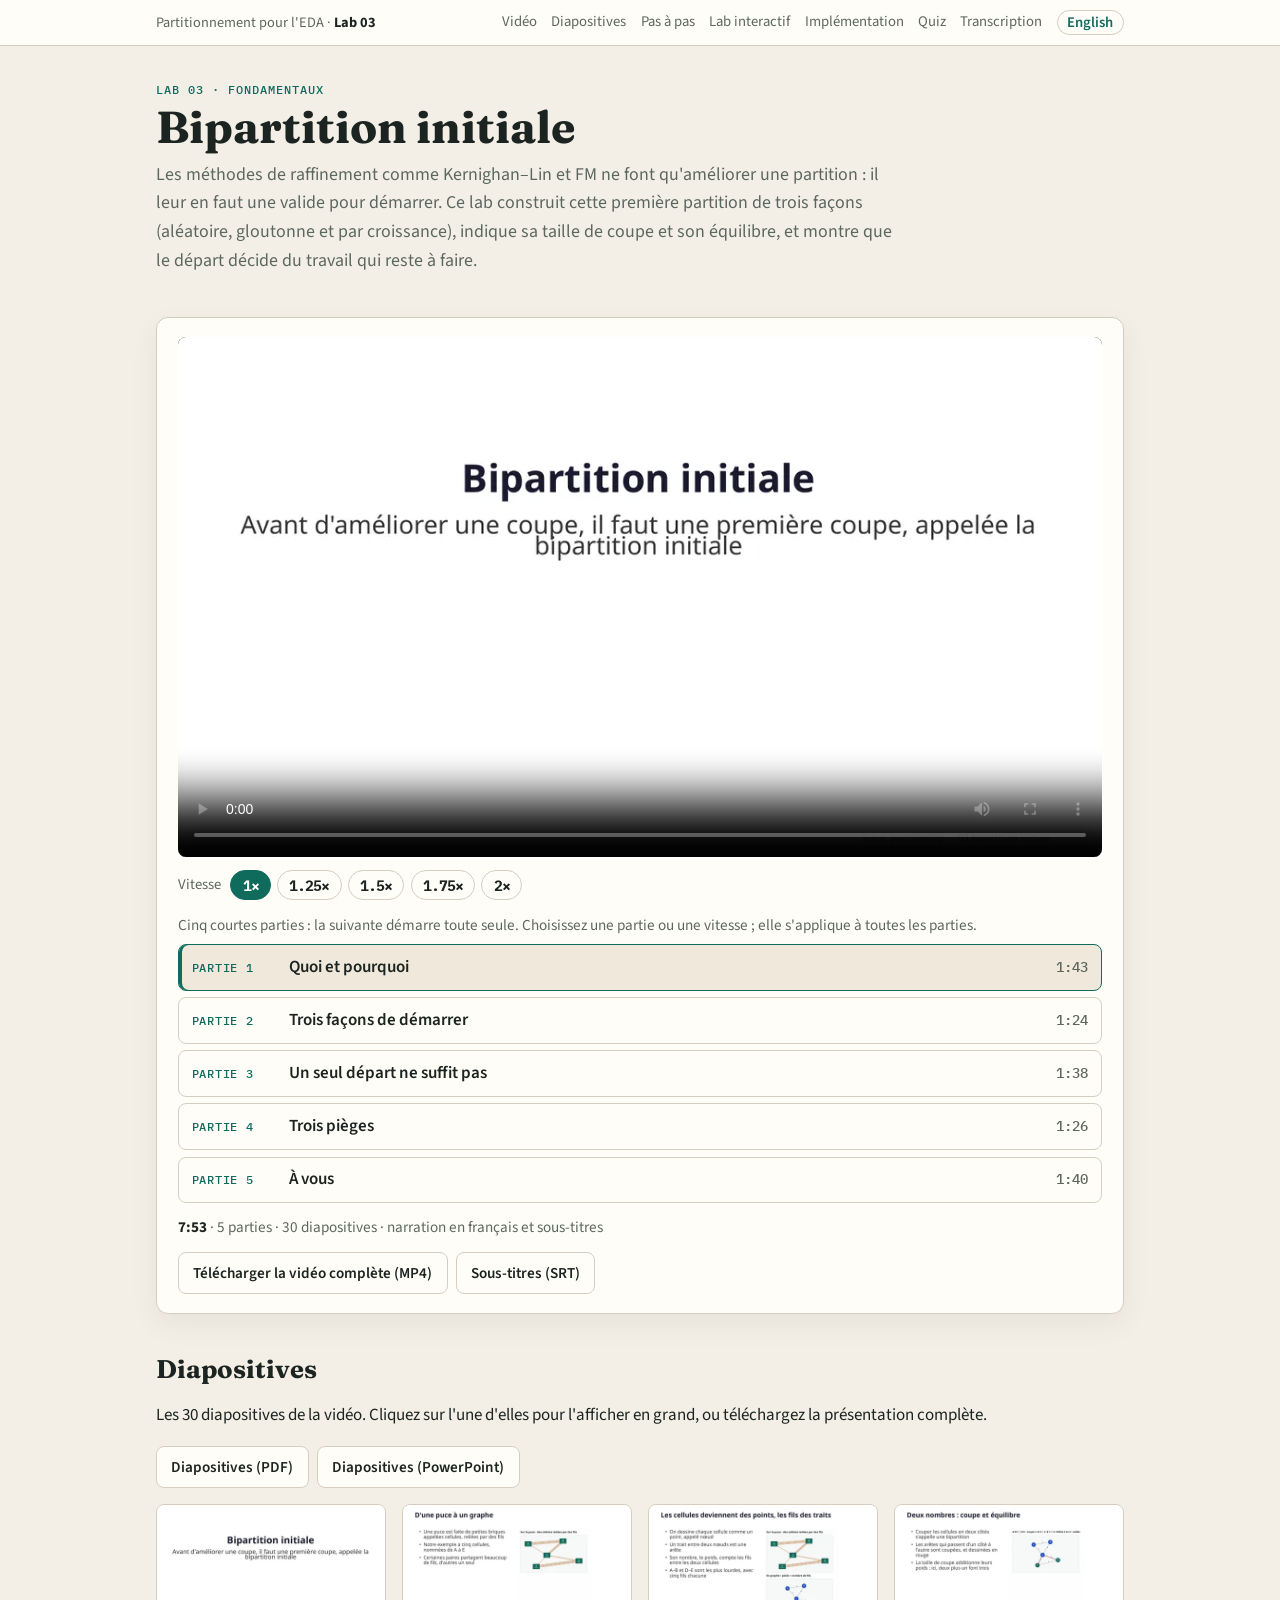
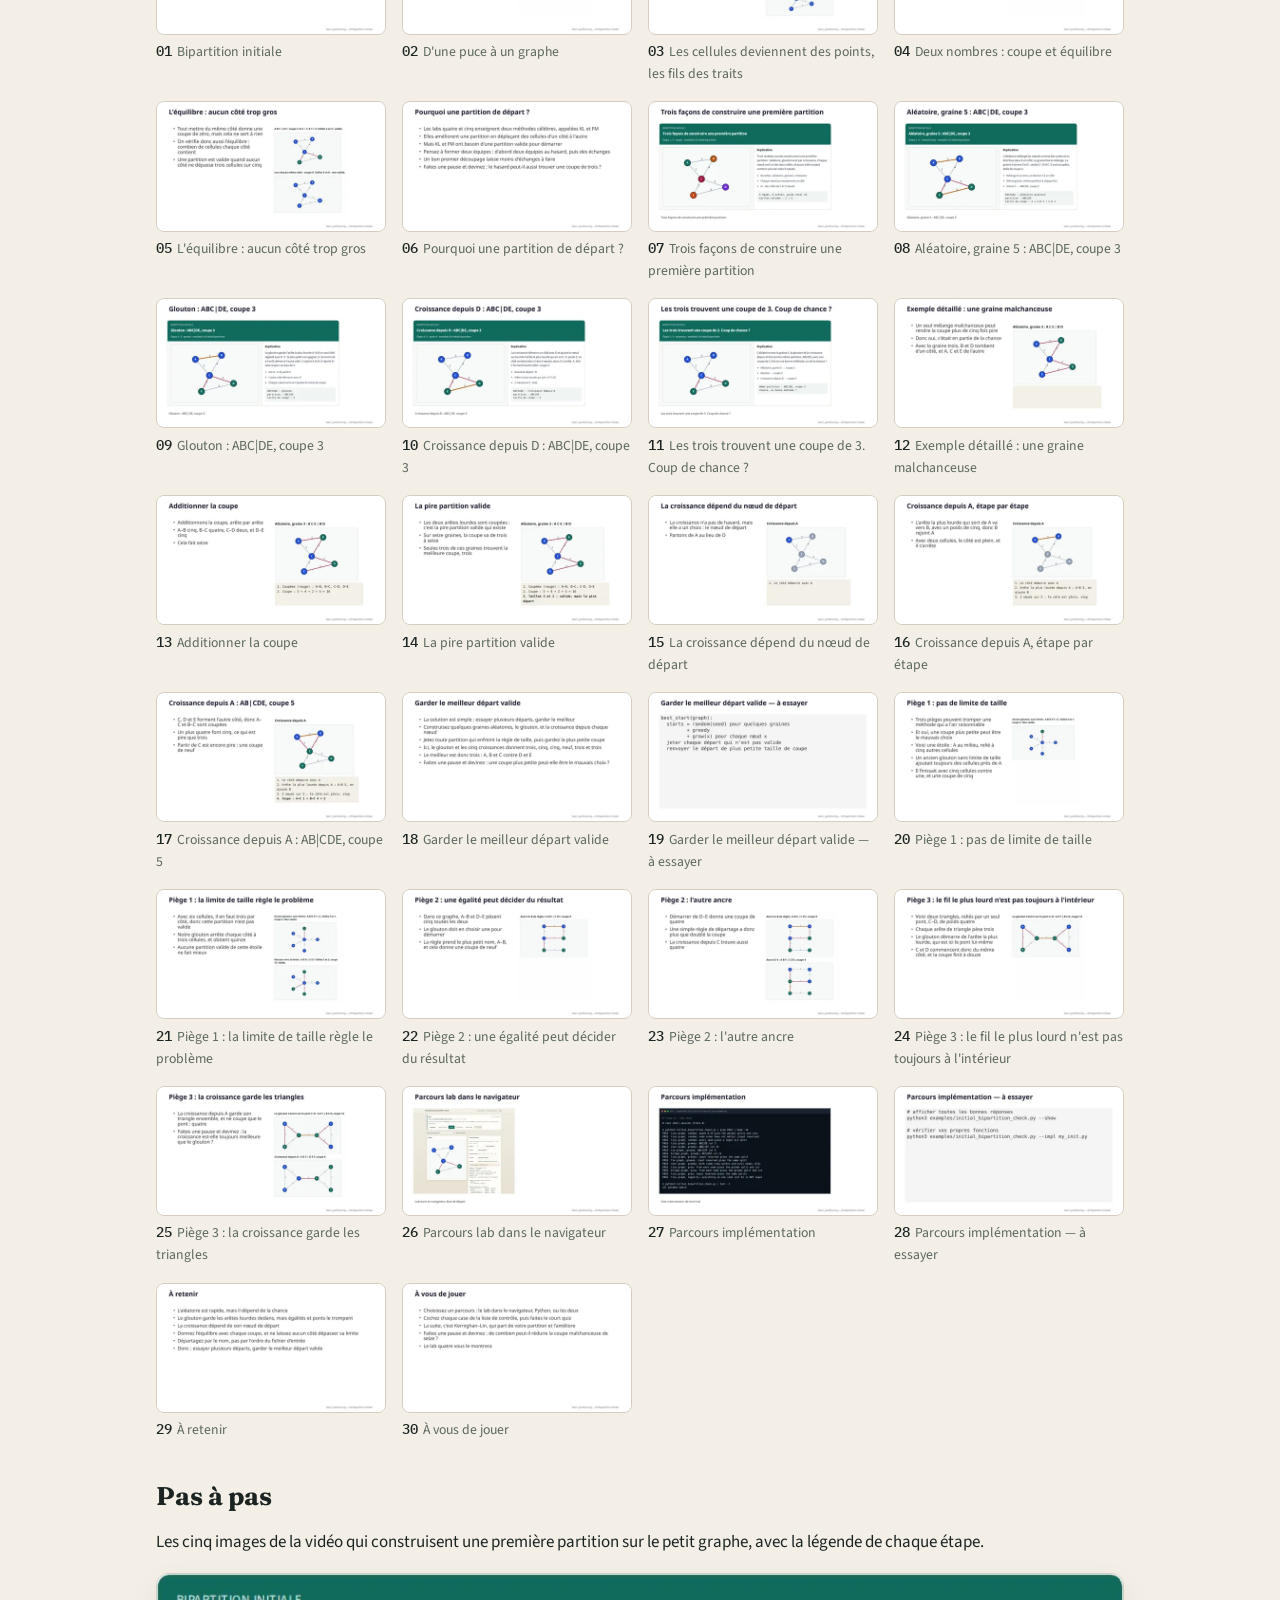
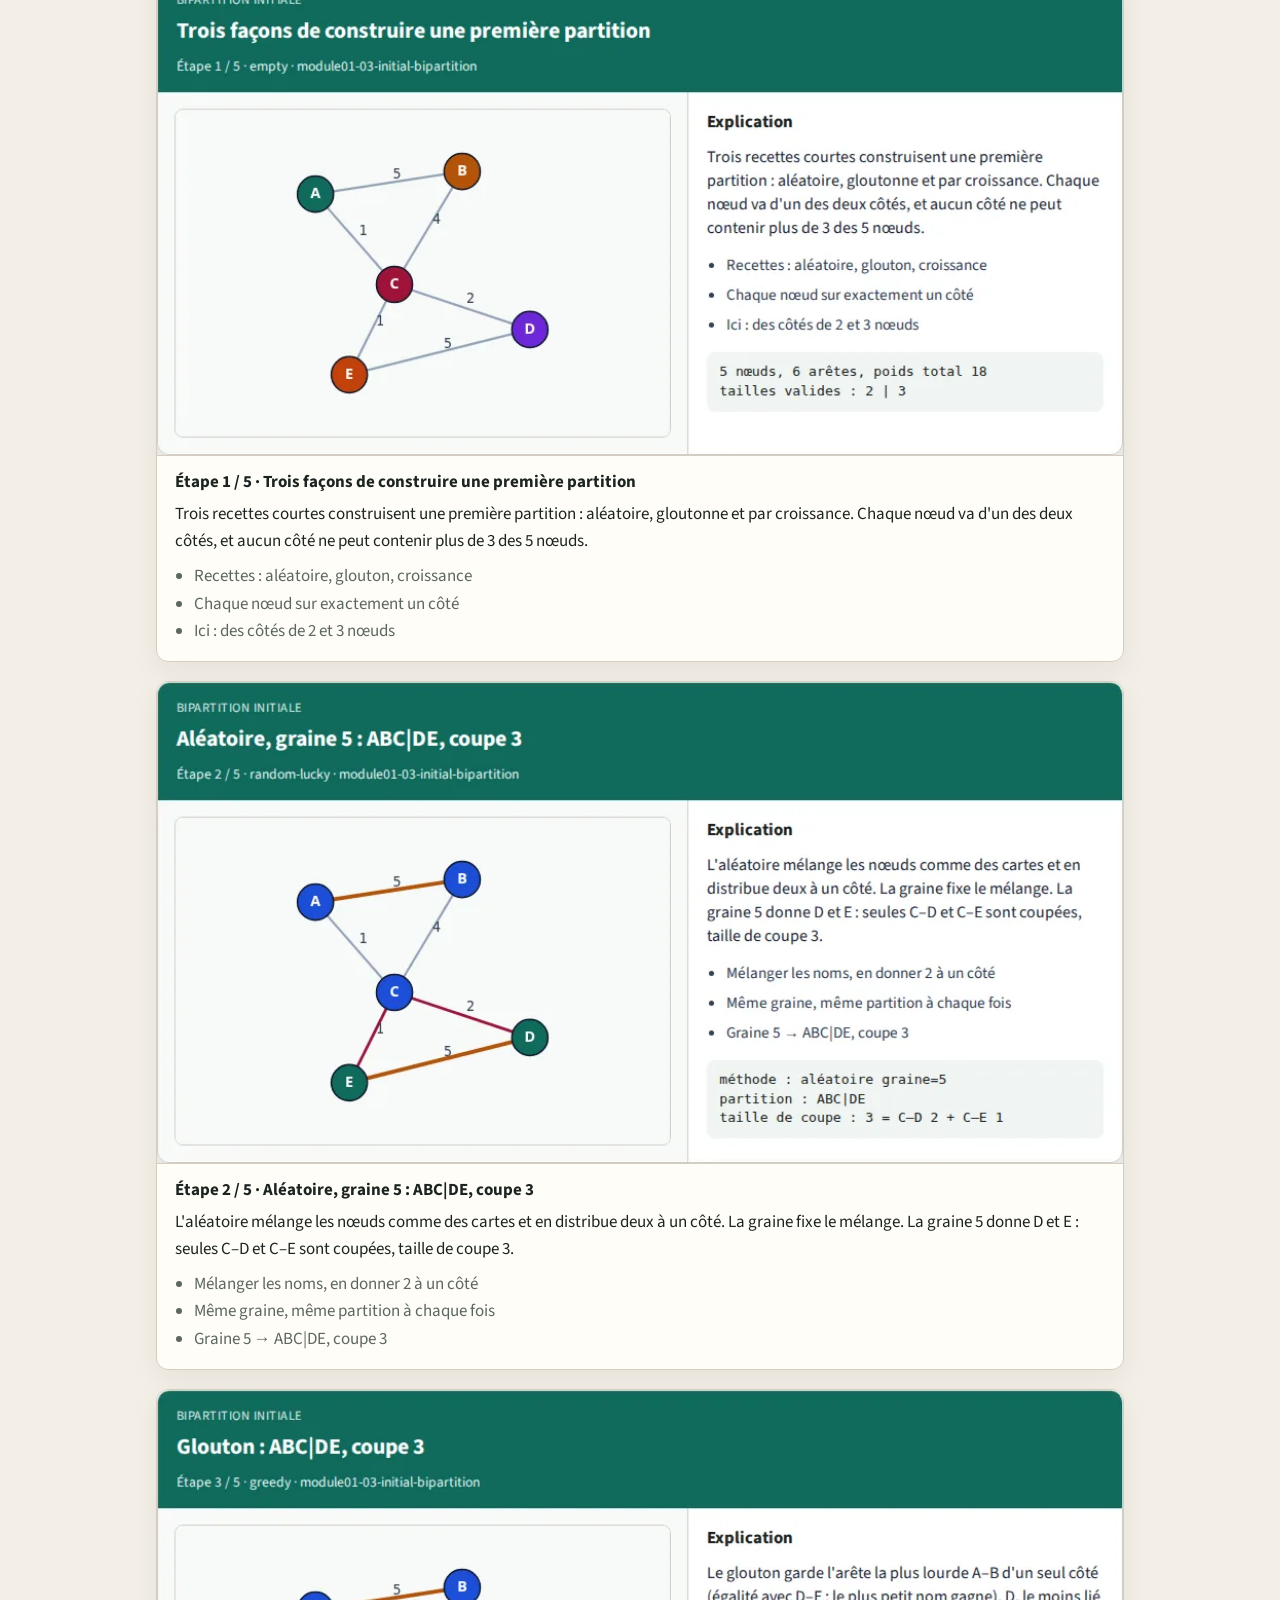
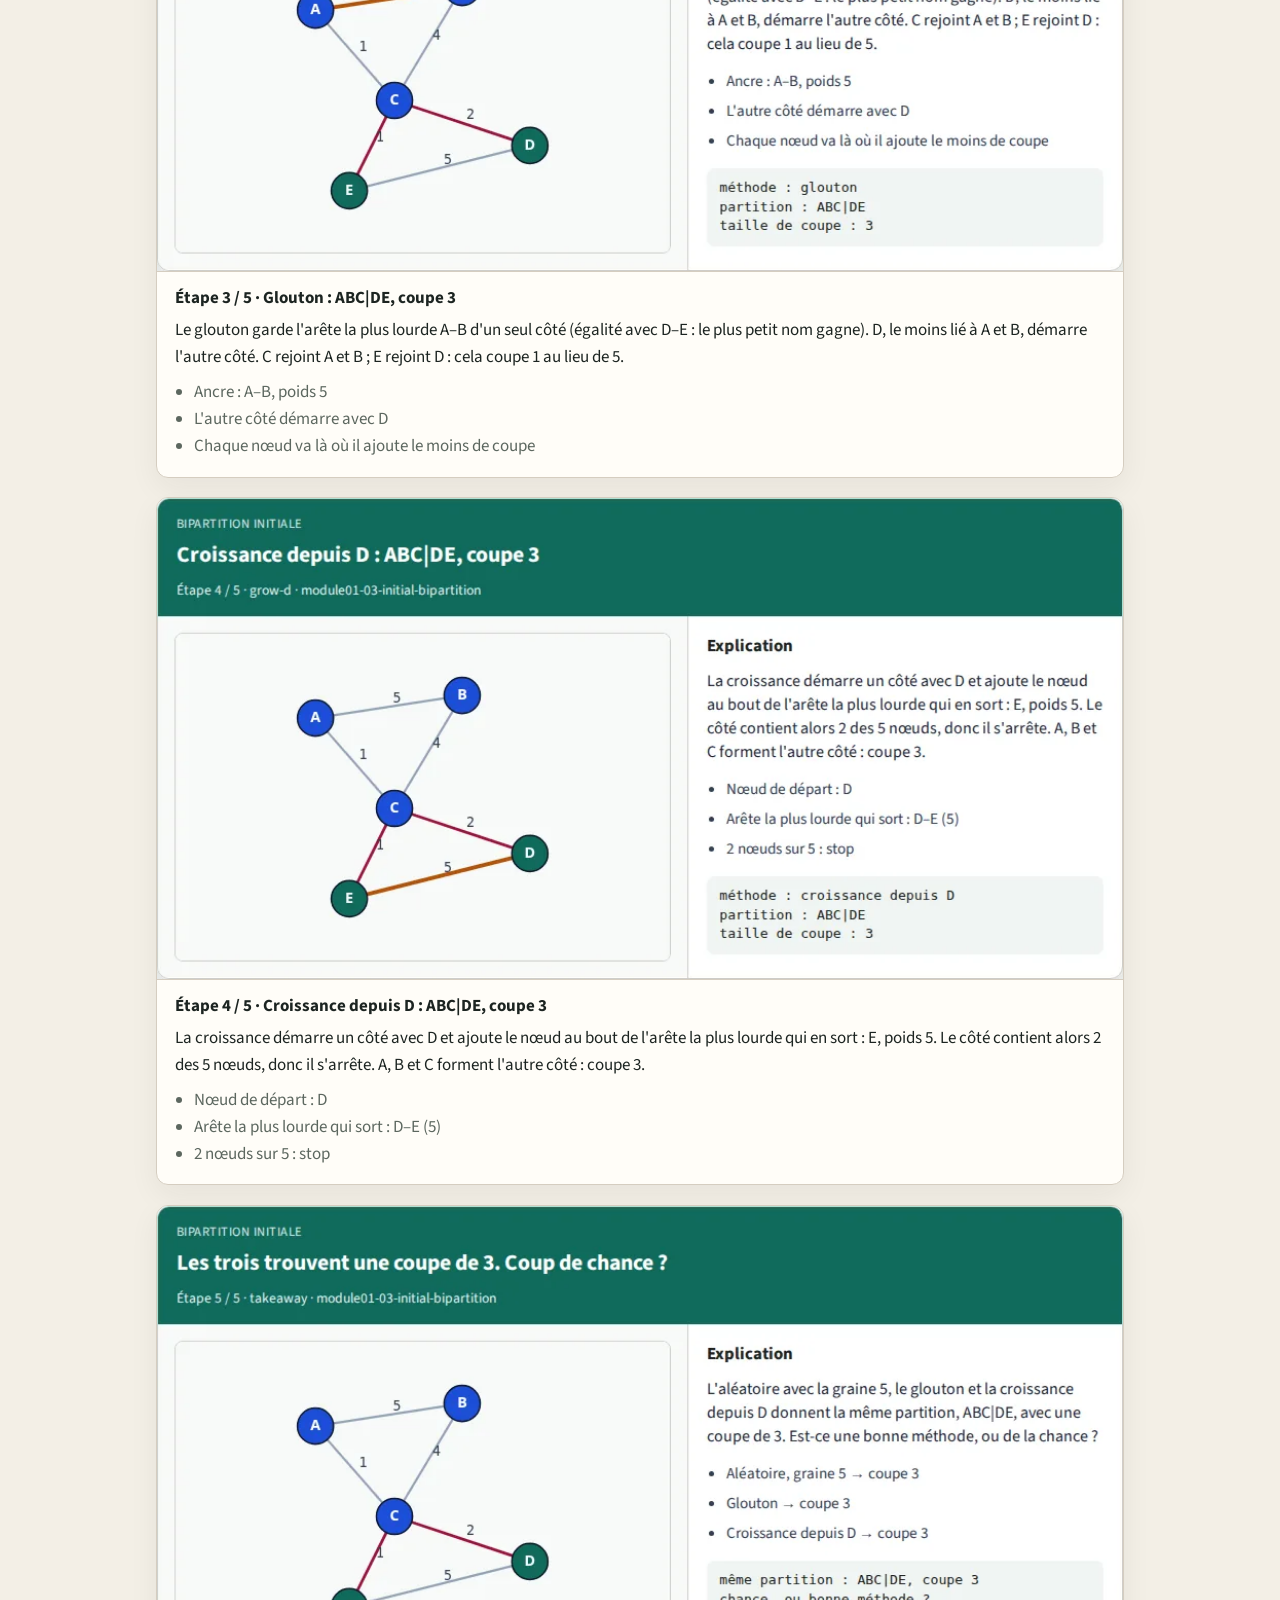
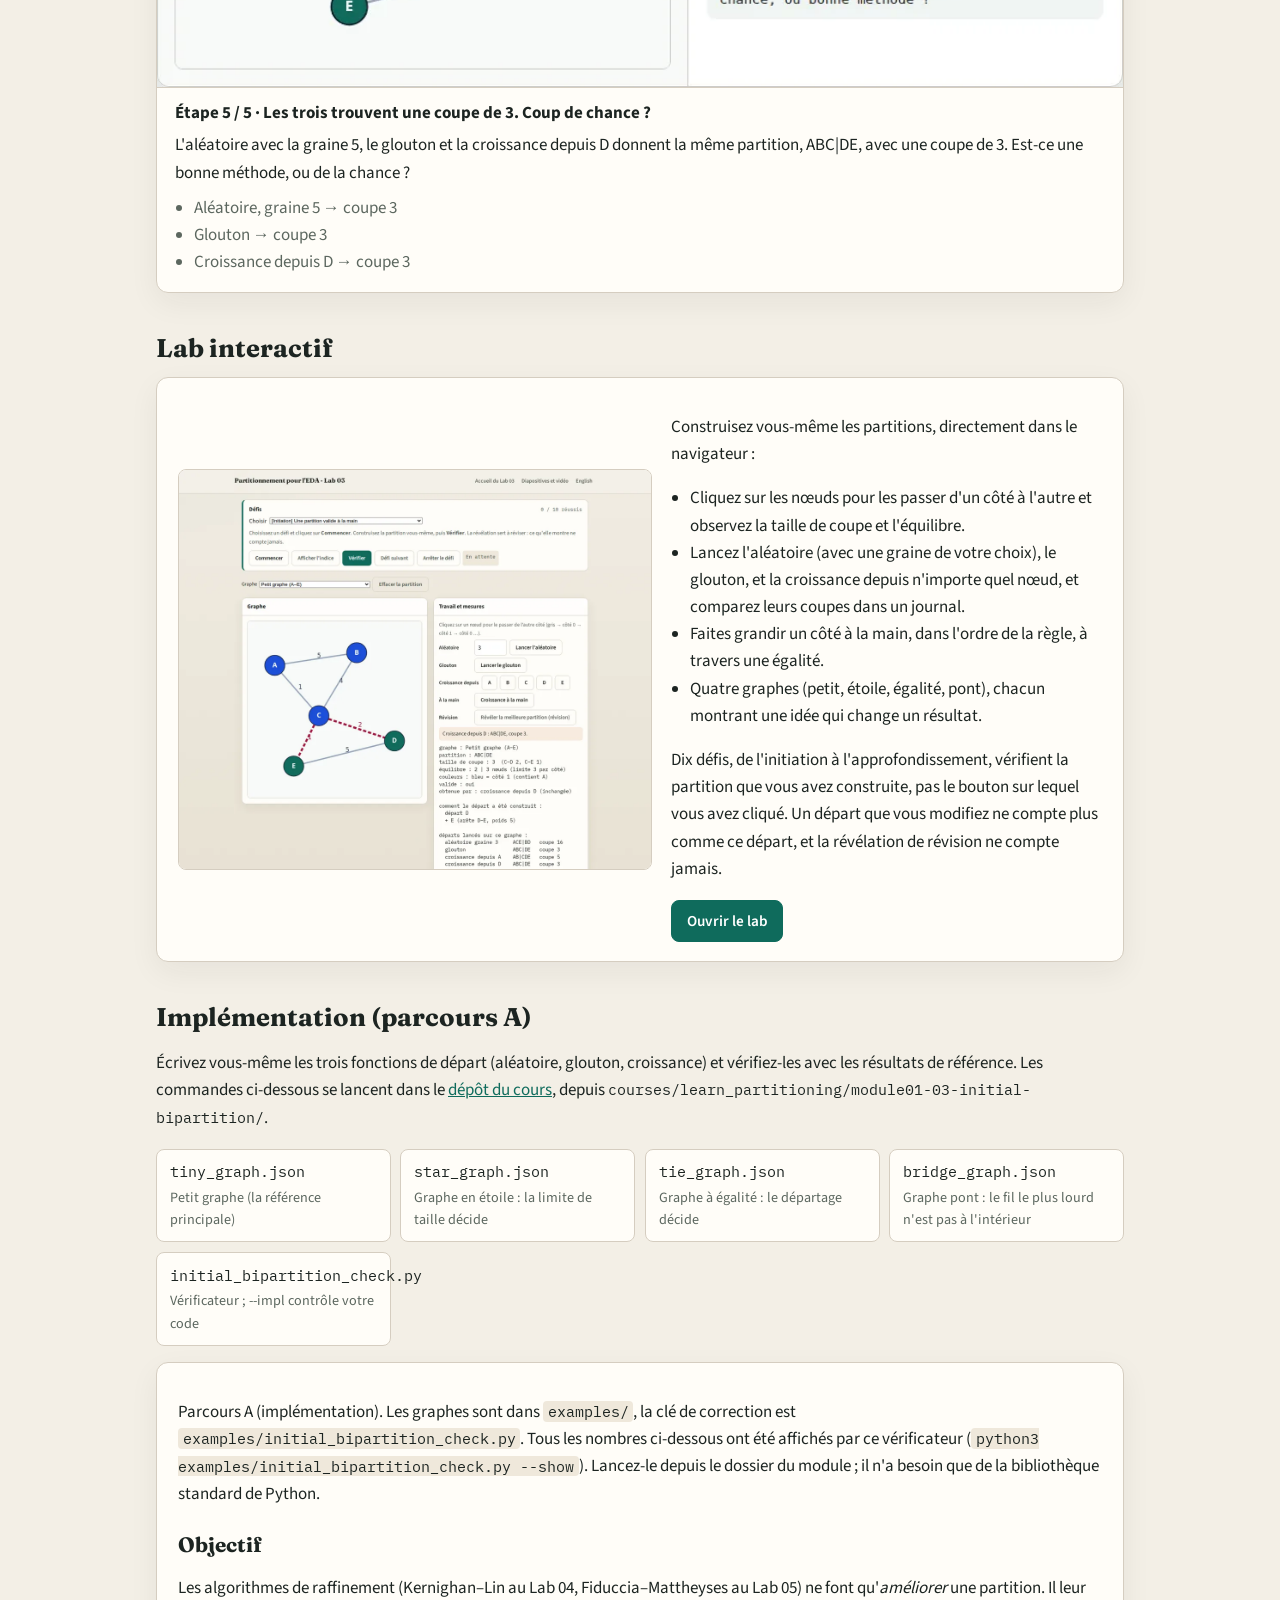
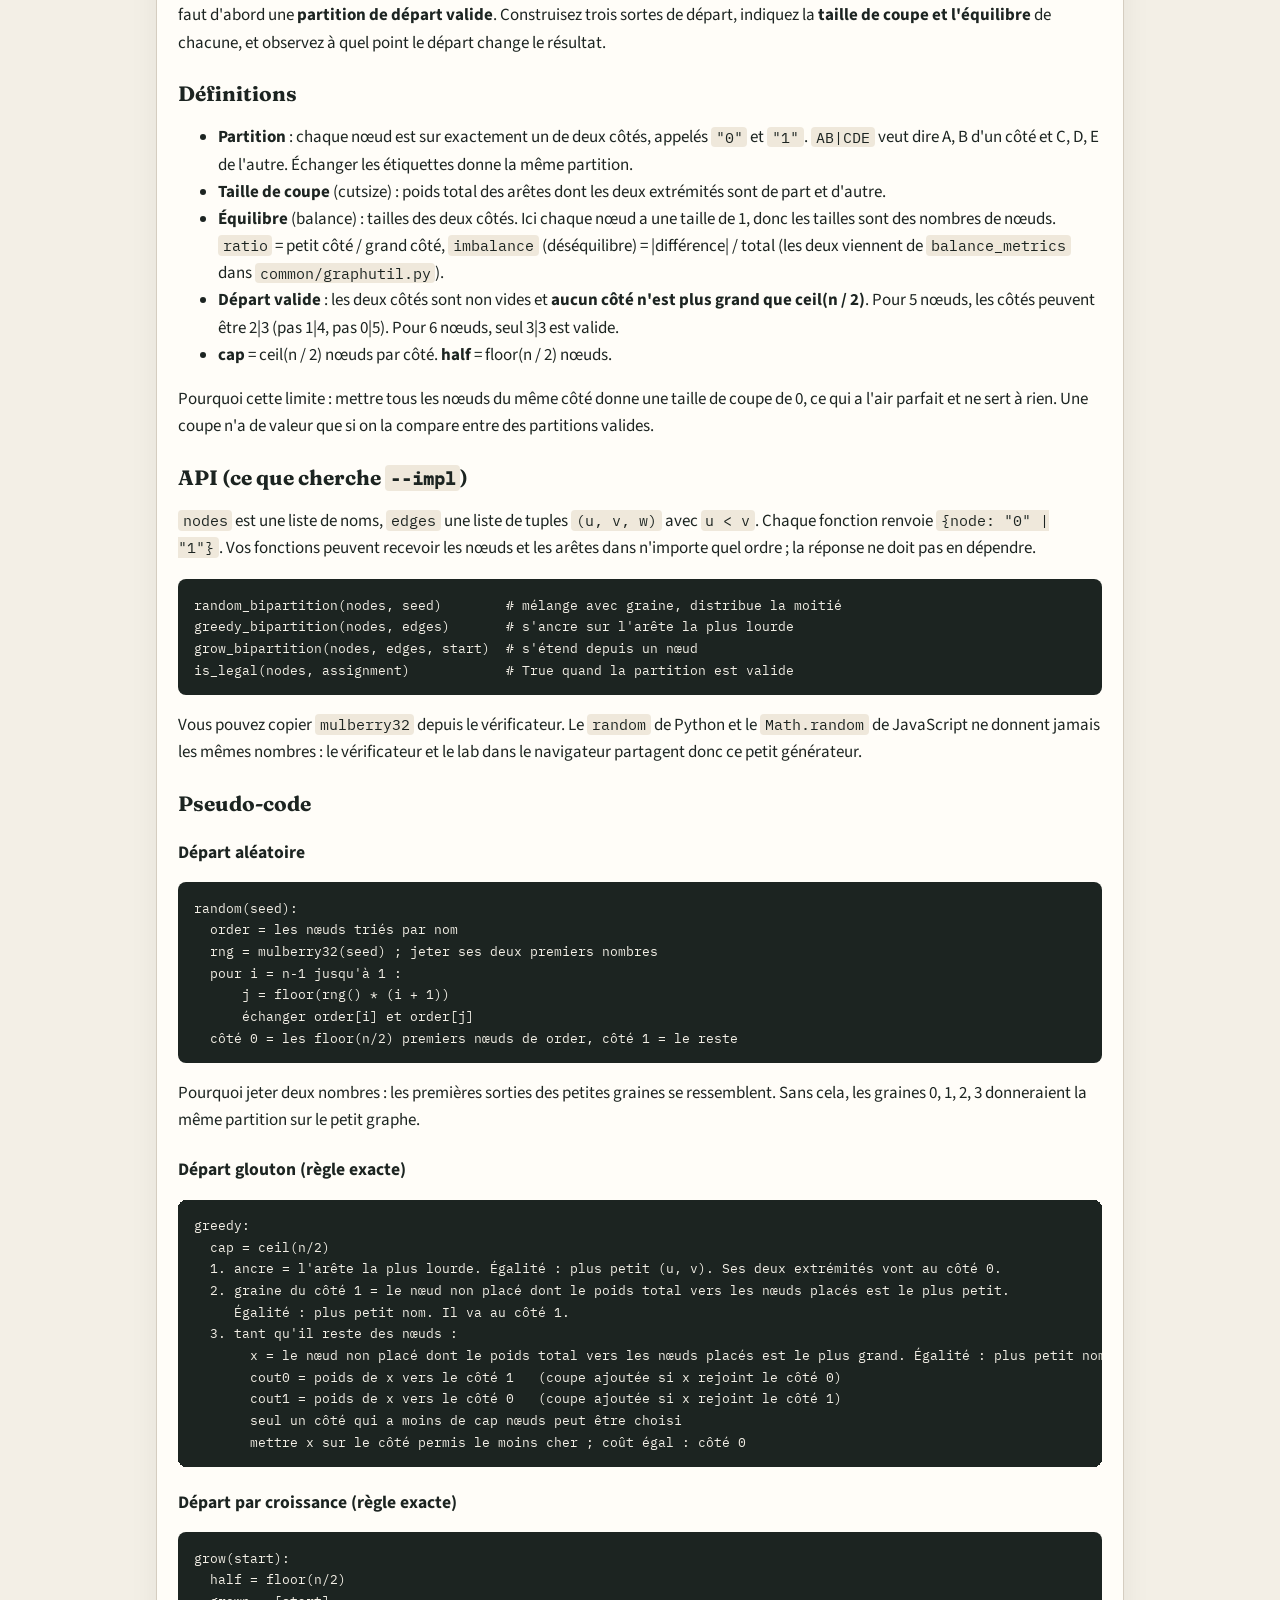
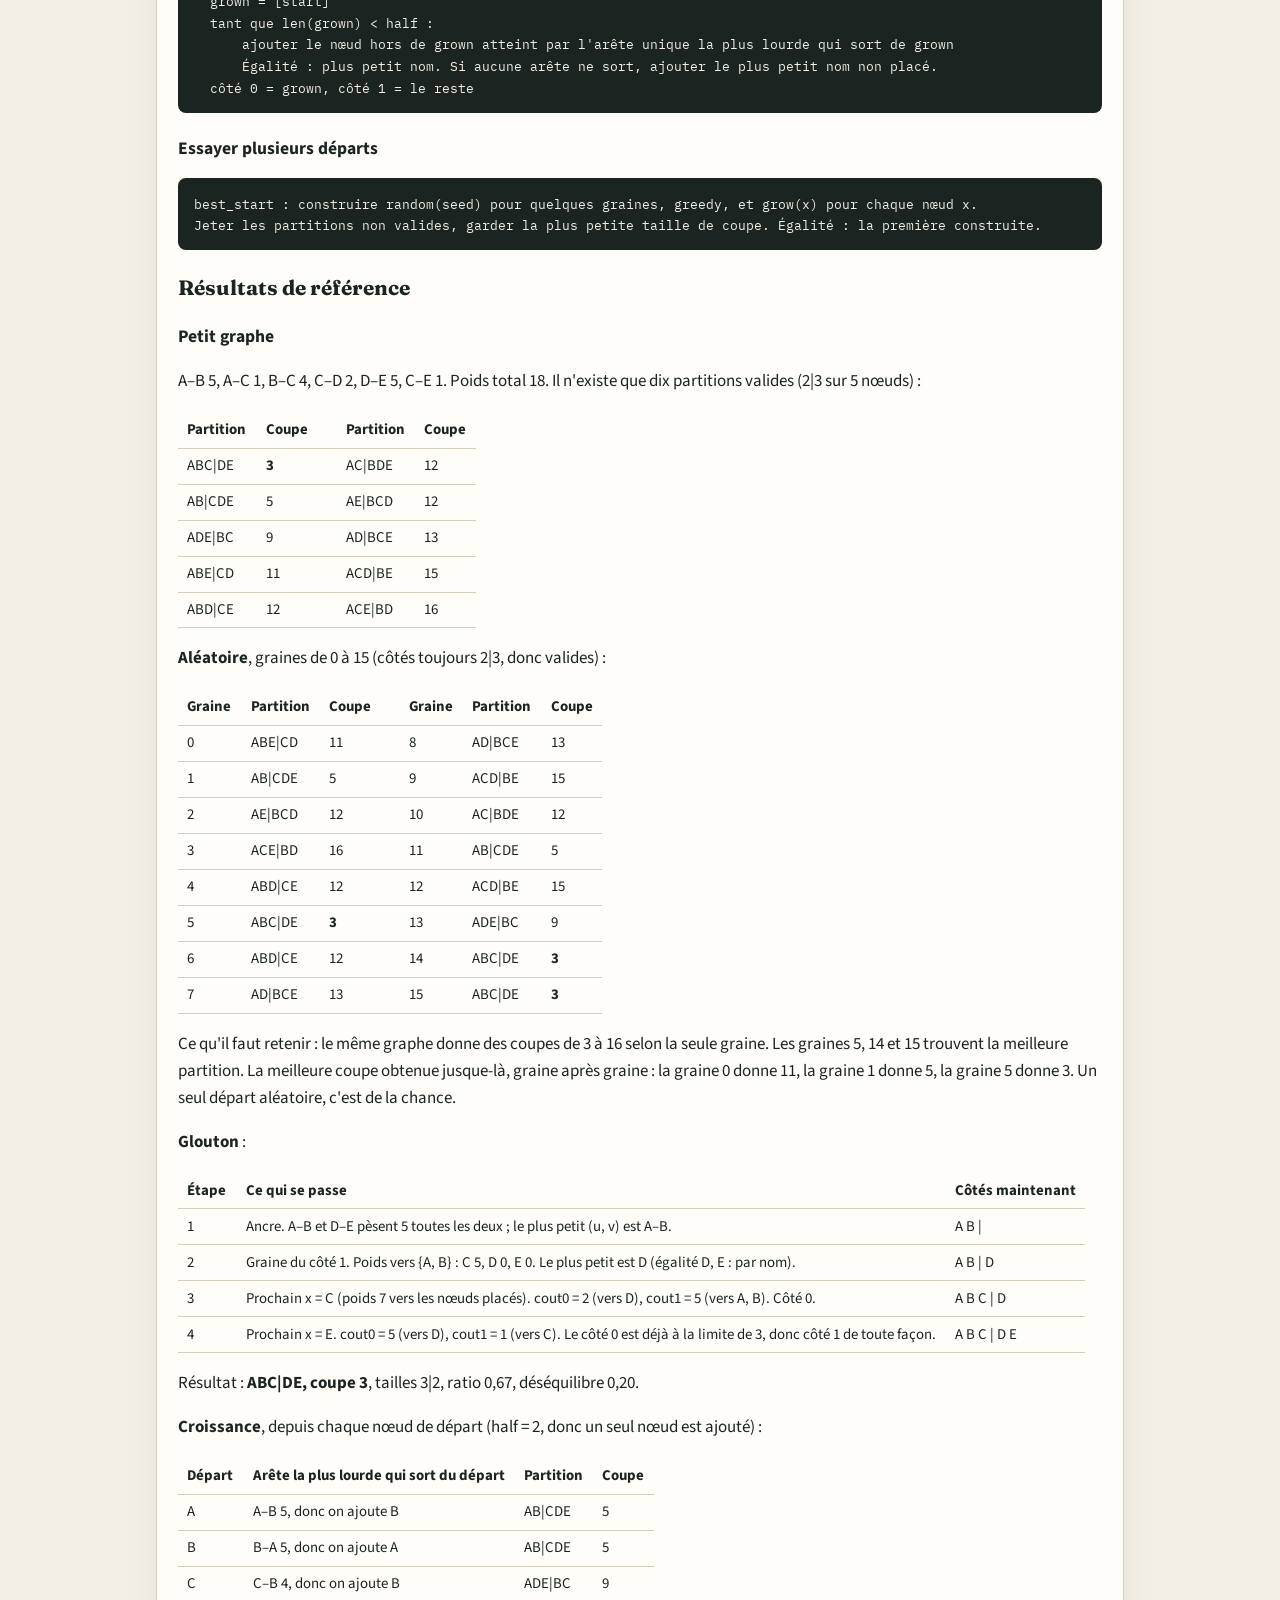
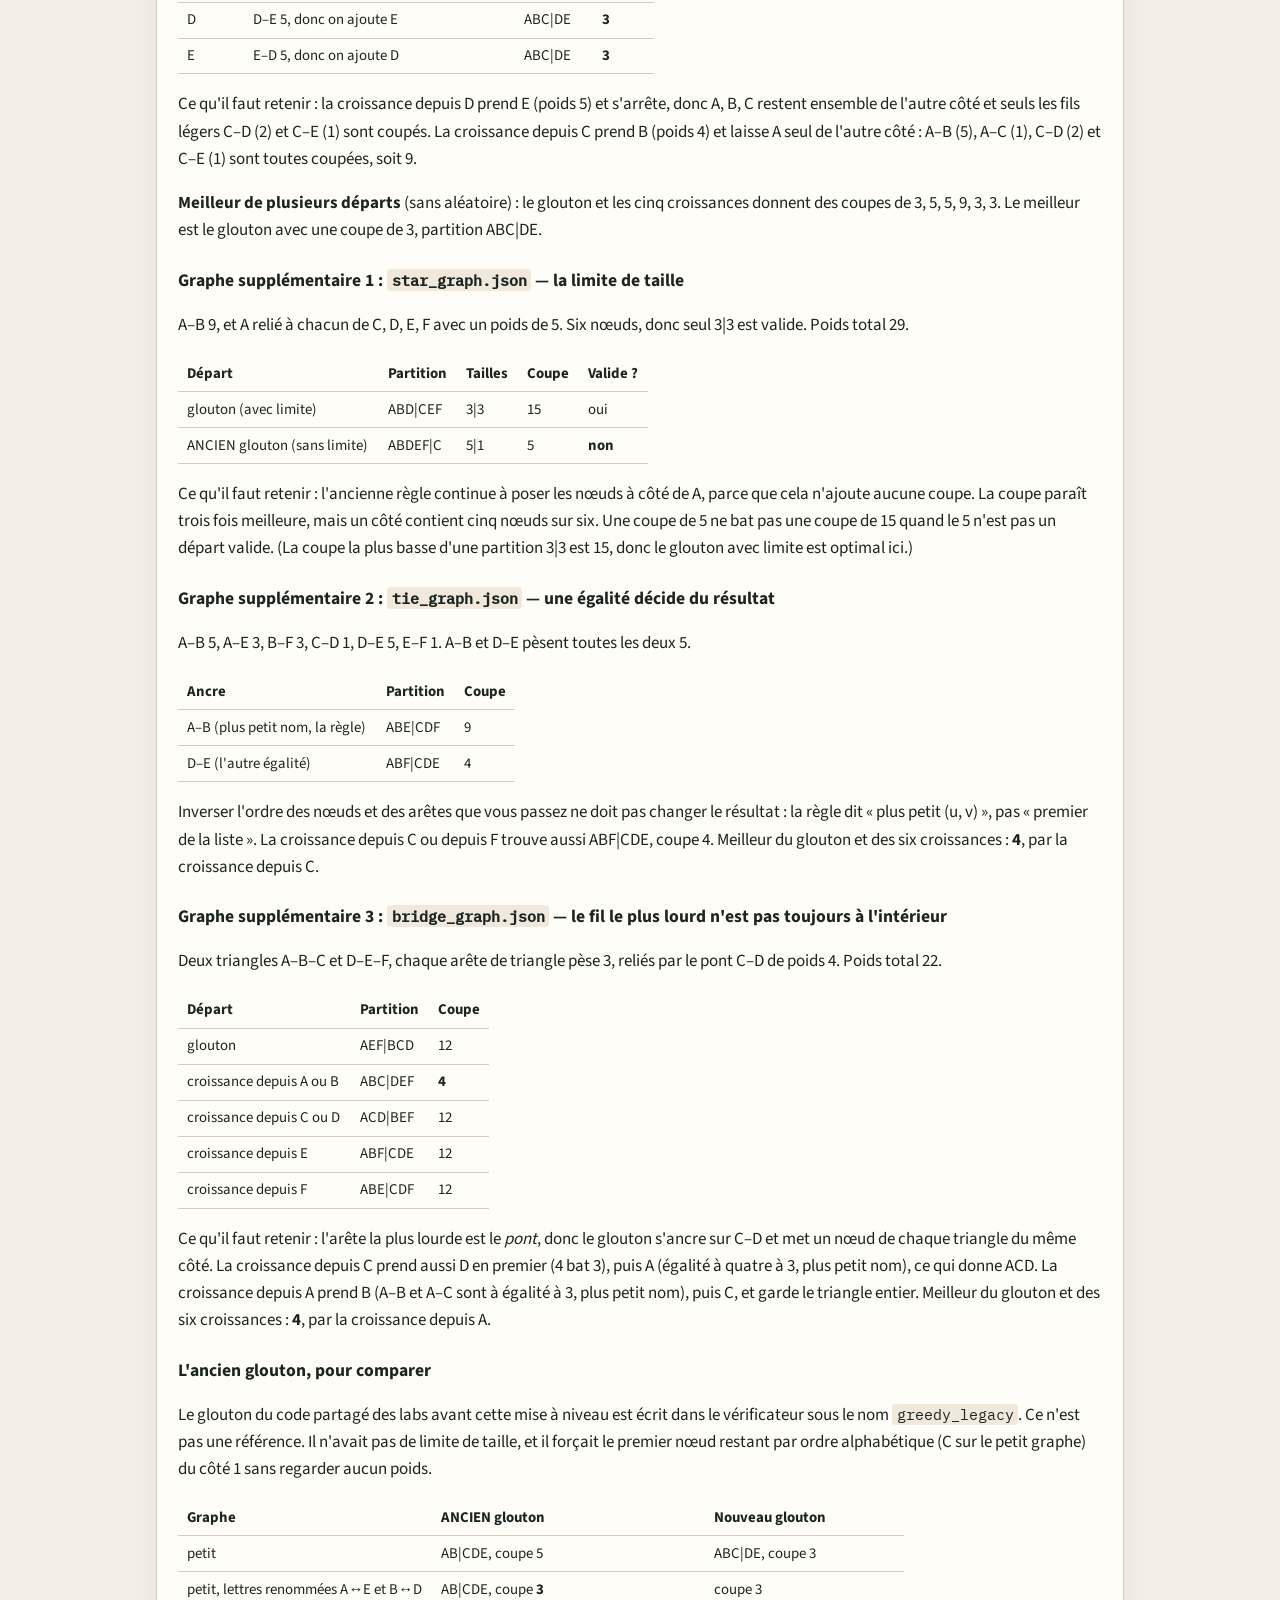
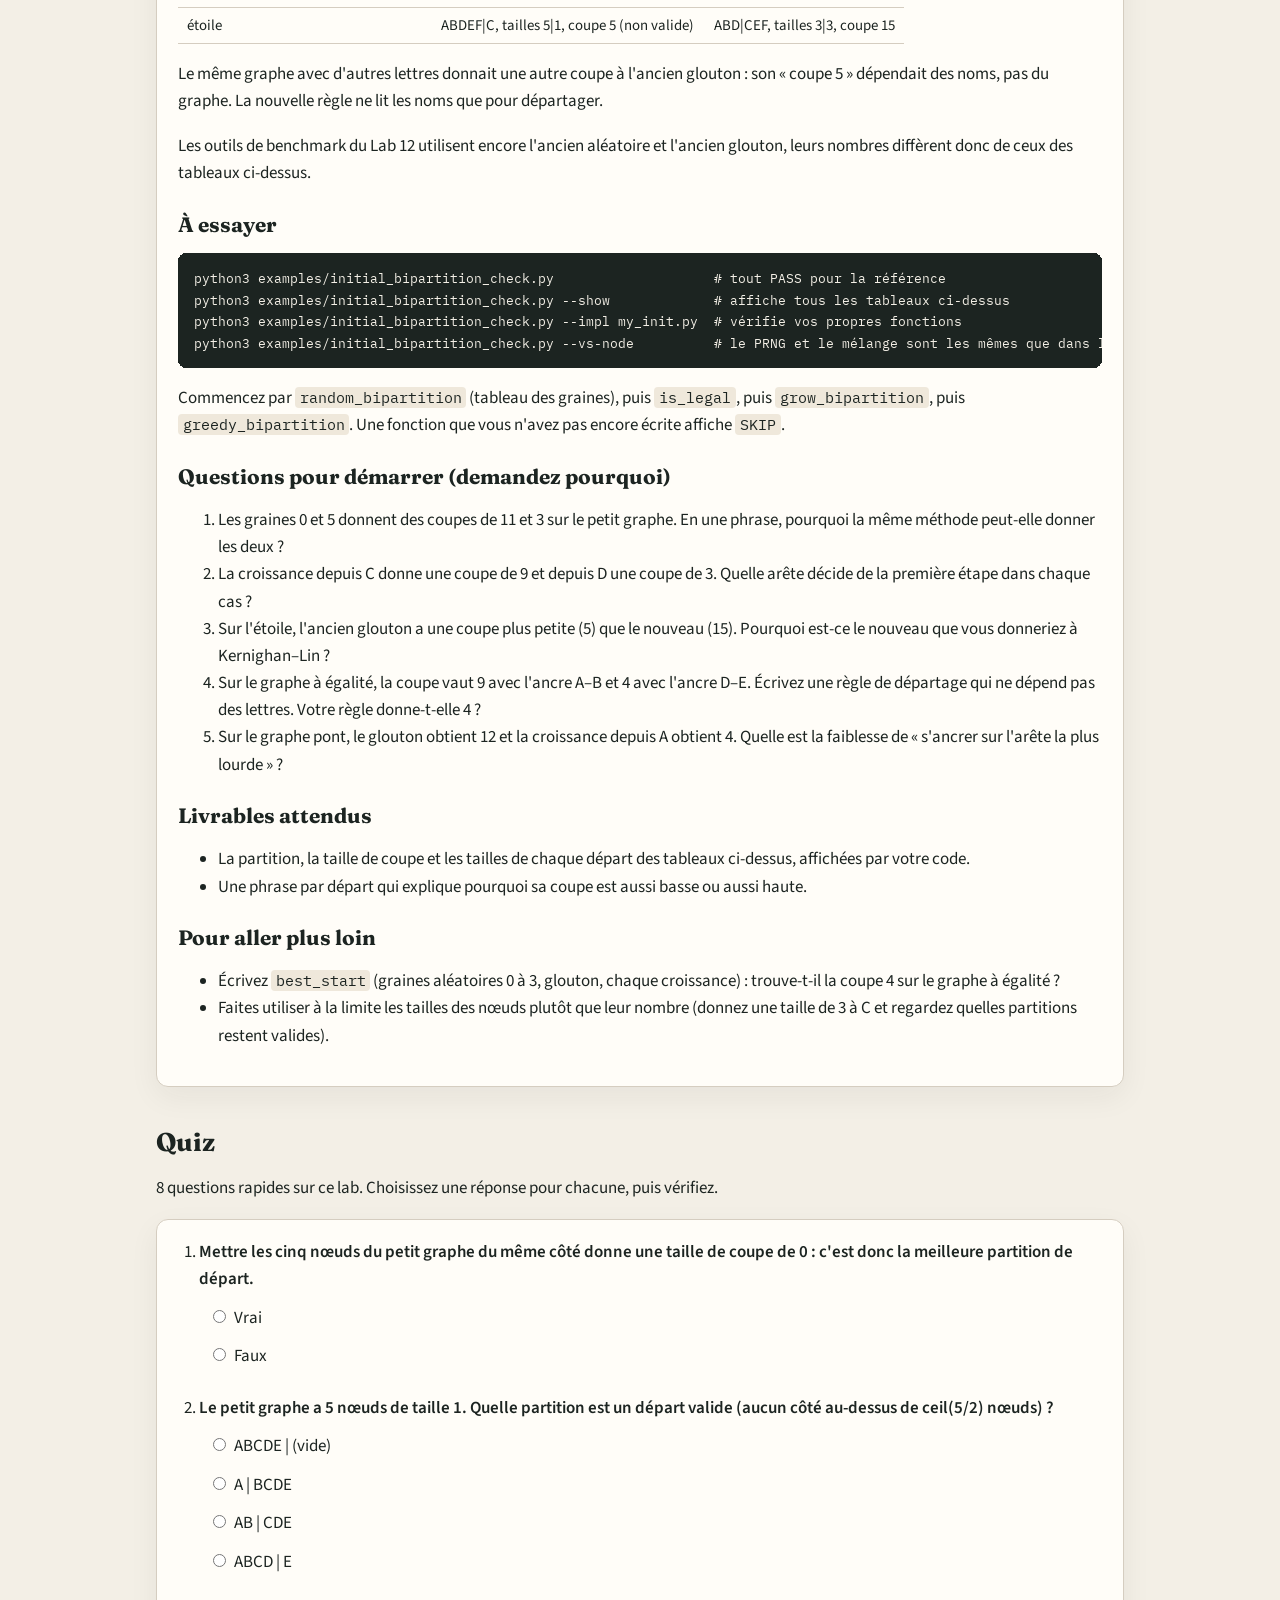
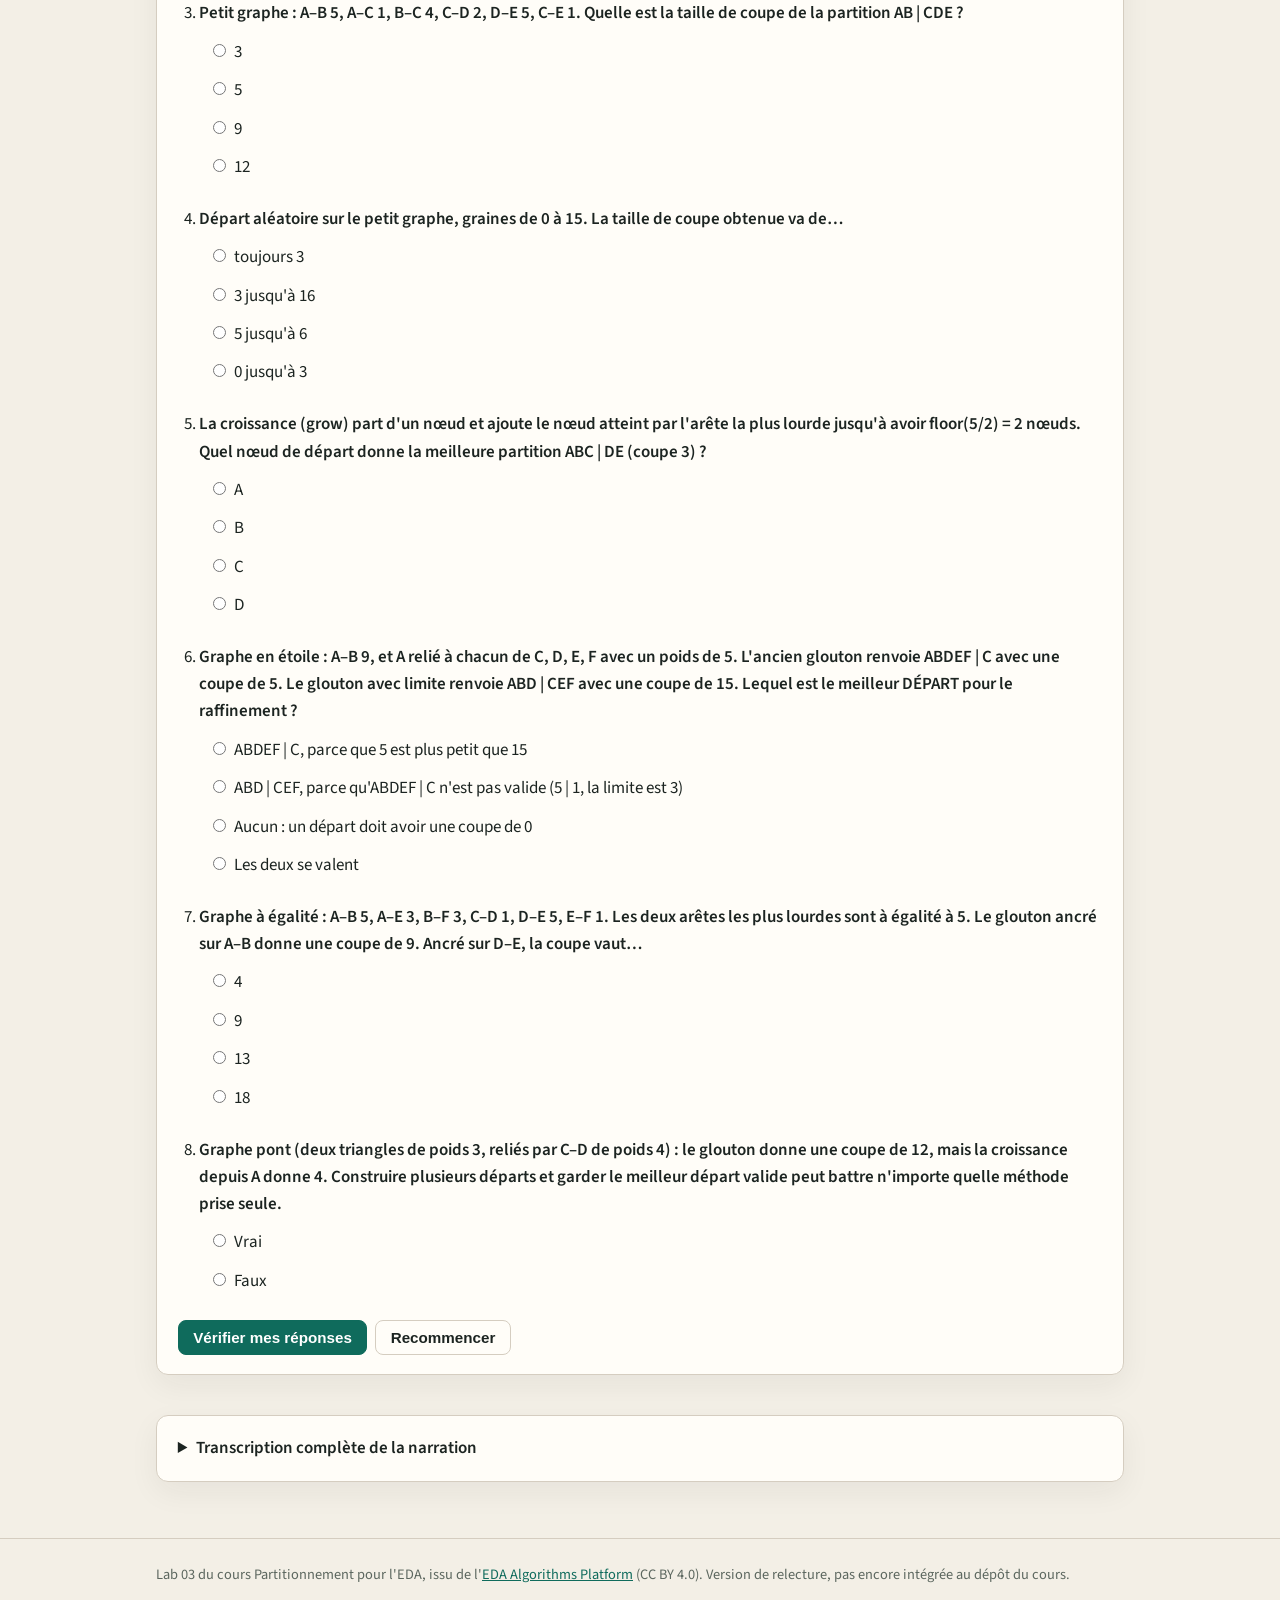
<file: docs/fr/index.html>
<!DOCTYPE html>
<html lang="fr">
<head>
  <meta charset="utf-8">
  <meta name="viewport" content="width=device-width, initial-scale=1">
  <title>Lab 03 — Bipartition initiale · Partitionnement pour l'EDA</title>
  <meta name="description" content="Lab 03 du cours Partitionnement pour l'EDA : construire une partition de départ valide avec l'aléatoire, le glouton et la croissance, avec vidéo commentée, diapositives, lab interactif dans le navigateur et quiz.">
  <link rel="alternate" hreflang="en" href="../index.html">
  <link rel="preload" href="../fonts/source-sans-3-latin-400-normal.woff2" as="font" type="font/woff2" crossorigin>
  <link rel="stylesheet" href="../page.css">
</head>
<body>
  <header class="top">
    <div class="wrap">
      <span class="crumb">Partitionnement pour l'EDA · <strong>Lab 03</strong></span>
      <nav class="toc" aria-label="Sur cette page">
        <a href="#video">Vidéo</a>
        <a href="#slides">Diapositives</a>
        <a href="#walkthrough">Pas à pas</a>
        <a href="#lab">Lab interactif</a>
        <a href="#implement">Implémentation</a>
        <a href="#quiz">Quiz</a>
        <a href="#transcript">Transcription</a>
        <a class="lang-switch" href="../index.html" hreflang="en" lang="en" title="Read this page in English">English</a>
      </nav>
    </div>
  </header>

  <main class="wrap">
    <div class="hero">
      <p class="eyebrow">Lab 03 · Fondamentaux</p>
      <h1>Bipartition initiale</h1>
      <p class="lead">Les méthodes de raffinement comme Kernighan–Lin et FM ne font qu'améliorer une partition : il leur en faut une valide pour démarrer. Ce lab construit cette première partition de trois façons (aléatoire, gloutonne et par croissance), indique sa taille de coupe et son équilibre, et montre que le départ décide du travail qui reste à faire.</p>
    </div>

    <section id="video">
      <div class="card video-card">
        <div class="player" data-lang="fr" data-subs-label="Français"><video controls preload="metadata" poster="slides/poster-1.webp"><source src="parts/part-1.mp4" type="video/mp4"><track kind="subtitles" src="parts/part-1.vtt" srclang="fr" label="Français" default>Votre navigateur ne prend pas en charge la balise vidéo.</video><div class="speed" role="group" aria-label="Vitesse"><span>Vitesse</span><button type="button" class="chip" data-speed="1" aria-pressed="true">1×</button><button type="button" class="chip" data-speed="1.25" aria-pressed="false">1.25×</button><button type="button" class="chip" data-speed="1.5" aria-pressed="false">1.5×</button><button type="button" class="chip" data-speed="1.75" aria-pressed="false">1.75×</button><button type="button" class="chip" data-speed="2" aria-pressed="false">2×</button></div><p class="parts-note">Cinq courtes parties : la suivante démarre toute seule. Choisissez une partie ou une vitesse ; elle s'applique à toutes les parties.</p><ol class="parts"><li><button type="button" class="part" data-src="parts/part-1.mp4" data-vtt="parts/part-1.vtt" data-poster="slides/poster-1.webp" aria-current="true"><span class="pn">Partie 1</span><span class="pt">Quoi et pourquoi</span><span class="pl">1:43</span></button></li><li><button type="button" class="part" data-src="parts/part-2.mp4" data-vtt="parts/part-2.vtt" data-poster="slides/poster-2.webp"><span class="pn">Partie 2</span><span class="pt">Trois façons de démarrer</span><span class="pl">1:24</span></button></li><li><button type="button" class="part" data-src="parts/part-3.mp4" data-vtt="parts/part-3.vtt" data-poster="slides/poster-3.webp"><span class="pn">Partie 3</span><span class="pt">Un seul départ ne suffit pas</span><span class="pl">1:38</span></button></li><li><button type="button" class="part" data-src="parts/part-4.mp4" data-vtt="parts/part-4.vtt" data-poster="slides/poster-4.webp"><span class="pn">Partie 4</span><span class="pt">Trois pièges</span><span class="pl">1:26</span></button></li><li><button type="button" class="part" data-src="parts/part-5.mp4" data-vtt="parts/part-5.vtt" data-poster="slides/poster-5.webp"><span class="pn">Partie 5</span><span class="pt">À vous</span><span class="pl">1:40</span></button></li></ol></div>
        <p class="meta"><strong>7:53</strong> · 5 parties · 30 diapositives · narration en français et sous-titres</p>
        <div class="btns"><a class="btn" href="video.mp4" download>Télécharger la vidéo complète (MP4)</a><a class="btn" href="subs.srt" download>Sous-titres (SRT)</a></div>
      </div>
    </section>

    <section id="slides">
      <h2>Diapositives</h2>
      <p>Les 30 diapositives de la vidéo. Cliquez sur l'une d'elles pour l'afficher en grand, ou téléchargez la présentation complète.</p>
      <div class="btns" style="margin-bottom:1rem">
        <a class="btn" href="slides.pdf">Diapositives (PDF)</a>
        <a class="btn" href="slides.pptx" download>Diapositives (PowerPoint)</a>
      </div>
      <div class="slides">
        <figure><a href="slides/01.png"><img src="slides/thumb/01.webp" loading="lazy" width="480" height="270" alt="Diapositive 1: Bipartition initiale"></a><figcaption><b>01</b>Bipartition initiale</figcaption></figure>
<figure><a href="slides/02.png"><img src="slides/thumb/02.webp" loading="lazy" width="480" height="270" alt="Diapositive 2: D&#x27;une puce à un graphe"></a><figcaption><b>02</b>D&#x27;une puce à un graphe</figcaption></figure>
<figure><a href="slides/03.png"><img src="slides/thumb/03.webp" loading="lazy" width="480" height="270" alt="Diapositive 3: Les cellules deviennent des points, les fils des traits"></a><figcaption><b>03</b>Les cellules deviennent des points, les fils des traits</figcaption></figure>
<figure><a href="slides/04.png"><img src="slides/thumb/04.webp" loading="lazy" width="480" height="270" alt="Diapositive 4: Deux nombres : coupe et équilibre"></a><figcaption><b>04</b>Deux nombres : coupe et équilibre</figcaption></figure>
<figure><a href="slides/05.png"><img src="slides/thumb/05.webp" loading="lazy" width="480" height="270" alt="Diapositive 5: L&#x27;équilibre : aucun côté trop gros"></a><figcaption><b>05</b>L&#x27;équilibre : aucun côté trop gros</figcaption></figure>
<figure><a href="slides/06.png"><img src="slides/thumb/06.webp" loading="lazy" width="480" height="270" alt="Diapositive 6: Pourquoi une partition de départ ?"></a><figcaption><b>06</b>Pourquoi une partition de départ ?</figcaption></figure>
<figure><a href="slides/07.png"><img src="slides/thumb/07.webp" loading="lazy" width="480" height="270" alt="Diapositive 7: Trois façons de construire une première partition"></a><figcaption><b>07</b>Trois façons de construire une première partition</figcaption></figure>
<figure><a href="slides/08.png"><img src="slides/thumb/08.webp" loading="lazy" width="480" height="270" alt="Diapositive 8: Aléatoire, graine 5 : ABC|DE, coupe 3"></a><figcaption><b>08</b>Aléatoire, graine 5 : ABC|DE, coupe 3</figcaption></figure>
<figure><a href="slides/09.png"><img src="slides/thumb/09.webp" loading="lazy" width="480" height="270" alt="Diapositive 9: Glouton : ABC|DE, coupe 3"></a><figcaption><b>09</b>Glouton : ABC|DE, coupe 3</figcaption></figure>
<figure><a href="slides/10.png"><img src="slides/thumb/10.webp" loading="lazy" width="480" height="270" alt="Diapositive 10: Croissance depuis D : ABC|DE, coupe 3"></a><figcaption><b>10</b>Croissance depuis D : ABC|DE, coupe 3</figcaption></figure>
<figure><a href="slides/11.png"><img src="slides/thumb/11.webp" loading="lazy" width="480" height="270" alt="Diapositive 11: Les trois trouvent une coupe de 3. Coup de chance ?"></a><figcaption><b>11</b>Les trois trouvent une coupe de 3. Coup de chance ?</figcaption></figure>
<figure><a href="slides/12.png"><img src="slides/thumb/12.webp" loading="lazy" width="480" height="270" alt="Diapositive 12: Exemple détaillé : une graine malchanceuse"></a><figcaption><b>12</b>Exemple détaillé : une graine malchanceuse</figcaption></figure>
<figure><a href="slides/13.png"><img src="slides/thumb/13.webp" loading="lazy" width="480" height="270" alt="Diapositive 13: Additionner la coupe"></a><figcaption><b>13</b>Additionner la coupe</figcaption></figure>
<figure><a href="slides/14.png"><img src="slides/thumb/14.webp" loading="lazy" width="480" height="270" alt="Diapositive 14: La pire partition valide"></a><figcaption><b>14</b>La pire partition valide</figcaption></figure>
<figure><a href="slides/15.png"><img src="slides/thumb/15.webp" loading="lazy" width="480" height="270" alt="Diapositive 15: La croissance dépend du nœud de départ"></a><figcaption><b>15</b>La croissance dépend du nœud de départ</figcaption></figure>
<figure><a href="slides/16.png"><img src="slides/thumb/16.webp" loading="lazy" width="480" height="270" alt="Diapositive 16: Croissance depuis A, étape par étape"></a><figcaption><b>16</b>Croissance depuis A, étape par étape</figcaption></figure>
<figure><a href="slides/17.png"><img src="slides/thumb/17.webp" loading="lazy" width="480" height="270" alt="Diapositive 17: Croissance depuis A : AB|CDE, coupe 5"></a><figcaption><b>17</b>Croissance depuis A : AB|CDE, coupe 5</figcaption></figure>
<figure><a href="slides/18.png"><img src="slides/thumb/18.webp" loading="lazy" width="480" height="270" alt="Diapositive 18: Garder le meilleur départ valide"></a><figcaption><b>18</b>Garder le meilleur départ valide</figcaption></figure>
<figure><a href="slides/19.png"><img src="slides/thumb/19.webp" loading="lazy" width="480" height="270" alt="Diapositive 19: Garder le meilleur départ valide — à essayer"></a><figcaption><b>19</b>Garder le meilleur départ valide — à essayer</figcaption></figure>
<figure><a href="slides/20.png"><img src="slides/thumb/20.webp" loading="lazy" width="480" height="270" alt="Diapositive 20: Piège 1 : pas de limite de taille"></a><figcaption><b>20</b>Piège 1 : pas de limite de taille</figcaption></figure>
<figure><a href="slides/21.png"><img src="slides/thumb/21.webp" loading="lazy" width="480" height="270" alt="Diapositive 21: Piège 1 : la limite de taille règle le problème"></a><figcaption><b>21</b>Piège 1 : la limite de taille règle le problème</figcaption></figure>
<figure><a href="slides/22.png"><img src="slides/thumb/22.webp" loading="lazy" width="480" height="270" alt="Diapositive 22: Piège 2 : une égalité peut décider du résultat"></a><figcaption><b>22</b>Piège 2 : une égalité peut décider du résultat</figcaption></figure>
<figure><a href="slides/23.png"><img src="slides/thumb/23.webp" loading="lazy" width="480" height="270" alt="Diapositive 23: Piège 2 : l&#x27;autre ancre"></a><figcaption><b>23</b>Piège 2 : l&#x27;autre ancre</figcaption></figure>
<figure><a href="slides/24.png"><img src="slides/thumb/24.webp" loading="lazy" width="480" height="270" alt="Diapositive 24: Piège 3 : le fil le plus lourd n&#x27;est pas toujours à l&#x27;intérieur"></a><figcaption><b>24</b>Piège 3 : le fil le plus lourd n&#x27;est pas toujours à l&#x27;intérieur</figcaption></figure>
<figure><a href="slides/25.png"><img src="slides/thumb/25.webp" loading="lazy" width="480" height="270" alt="Diapositive 25: Piège 3 : la croissance garde les triangles"></a><figcaption><b>25</b>Piège 3 : la croissance garde les triangles</figcaption></figure>
<figure><a href="slides/26.png"><img src="slides/thumb/26.webp" loading="lazy" width="480" height="270" alt="Diapositive 26: Parcours lab dans le navigateur"></a><figcaption><b>26</b>Parcours lab dans le navigateur</figcaption></figure>
<figure><a href="slides/27.png"><img src="slides/thumb/27.webp" loading="lazy" width="480" height="270" alt="Diapositive 27: Parcours implémentation"></a><figcaption><b>27</b>Parcours implémentation</figcaption></figure>
<figure><a href="slides/28.png"><img src="slides/thumb/28.webp" loading="lazy" width="480" height="270" alt="Diapositive 28: Parcours implémentation — à essayer"></a><figcaption><b>28</b>Parcours implémentation — à essayer</figcaption></figure>
<figure><a href="slides/29.png"><img src="slides/thumb/29.webp" loading="lazy" width="480" height="270" alt="Diapositive 29: À retenir"></a><figcaption><b>29</b>À retenir</figcaption></figure>
<figure><a href="slides/30.png"><img src="slides/thumb/30.webp" loading="lazy" width="480" height="270" alt="Diapositive 30: À vous de jouer"></a><figcaption><b>30</b>À vous de jouer</figcaption></figure>
      </div>
    </section>

    <section id="walkthrough">
      <h2>Pas à pas</h2>
      <p>Les cinq images de la vidéo qui construisent une première partition sur le petit graphe, avec la légende de chaque étape.</p>
      <div class="walk">
        <figure class="walk-step"><a href="img/steps/01-empty.png"><img src="img/steps/01-empty.webp" loading="lazy" width="940" height="468" alt="Étape 1 / 5: Trois façons de construire une première partition"></a><figcaption><b>Étape 1 / 5 · Trois façons de construire une première partition</b><span>Trois recettes courtes construisent une première partition : aléatoire, gloutonne et par croissance. Chaque nœud va d&#x27;un des deux côtés, et aucun côté ne peut contenir plus de 3 des 5 nœuds.</span><ul><li>Recettes : aléatoire, glouton, croissance</li><li>Chaque nœud sur exactement un côté</li><li>Ici : des côtés de 2 et 3 nœuds</li></ul></figcaption></figure>
<figure class="walk-step"><a href="img/steps/02-random-lucky.png"><img src="img/steps/02-random-lucky.webp" loading="lazy" width="940" height="468" alt="Étape 2 / 5: Aléatoire, graine 5 : ABC|DE, coupe 3"></a><figcaption><b>Étape 2 / 5 · Aléatoire, graine 5 : ABC|DE, coupe 3</b><span>L&#x27;aléatoire mélange les nœuds comme des cartes et en distribue deux à un côté. La graine fixe le mélange. La graine 5 donne D et E : seules C–D et C–E sont coupées, taille de coupe 3.</span><ul><li>Mélanger les noms, en donner 2 à un côté</li><li>Même graine, même partition à chaque fois</li><li>Graine 5 → ABC|DE, coupe 3</li></ul></figcaption></figure>
<figure class="walk-step"><a href="img/steps/03-greedy.png"><img src="img/steps/03-greedy.webp" loading="lazy" width="940" height="468" alt="Étape 3 / 5: Glouton : ABC|DE, coupe 3"></a><figcaption><b>Étape 3 / 5 · Glouton : ABC|DE, coupe 3</b><span>Le glouton garde l&#x27;arête la plus lourde A–B d&#x27;un seul côté (égalité avec D–E : le plus petit nom gagne). D, le moins lié à A et B, démarre l&#x27;autre côté. C rejoint A et B ; E rejoint D : cela coupe 1 au lieu de 5.</span><ul><li>Ancre : A–B, poids 5</li><li>L&#x27;autre côté démarre avec D</li><li>Chaque nœud va là où il ajoute le moins de coupe</li></ul></figcaption></figure>
<figure class="walk-step"><a href="img/steps/04-grow-d.png"><img src="img/steps/04-grow-d.webp" loading="lazy" width="940" height="468" alt="Étape 4 / 5: Croissance depuis D : ABC|DE, coupe 3"></a><figcaption><b>Étape 4 / 5 · Croissance depuis D : ABC|DE, coupe 3</b><span>La croissance démarre un côté avec D et ajoute le nœud au bout de l&#x27;arête la plus lourde qui en sort : E, poids 5. Le côté contient alors 2 des 5 nœuds, donc il s&#x27;arrête. A, B et C forment l&#x27;autre côté : coupe 3.</span><ul><li>Nœud de départ : D</li><li>Arête la plus lourde qui sort : D–E (5)</li><li>2 nœuds sur 5 : stop</li></ul></figcaption></figure>
<figure class="walk-step"><a href="img/steps/05-takeaway.png"><img src="img/steps/05-takeaway.webp" loading="lazy" width="940" height="468" alt="Étape 5 / 5: Les trois trouvent une coupe de 3. Coup de chance ?"></a><figcaption><b>Étape 5 / 5 · Les trois trouvent une coupe de 3. Coup de chance ?</b><span>L&#x27;aléatoire avec la graine 5, le glouton et la croissance depuis D donnent la même partition, ABC|DE, avec une coupe de 3. Est-ce une bonne méthode, ou de la chance ?</span><ul><li>Aléatoire, graine 5 → coupe 3</li><li>Glouton → coupe 3</li><li>Croissance depuis D → coupe 3</li></ul></figcaption></figure>
      </div>
    </section>

    <section id="lab">
      <h2>Lab interactif</h2>
      <div class="card lab-grid">
        <a href="tools/initial-bipartition/index.html"><img src="img/lab-starter.webp" loading="lazy" alt="Le lab de bipartition initiale : un graphe à gauche, la partition, sa taille de coupe et le journal de chaque départ à droite"></a>
        <div>
          <p>Construisez vous-même les partitions, directement dans le navigateur :</p>
          <ul>
            <li>Cliquez sur les nœuds pour les passer d&#x27;un côté à l&#x27;autre et observez la taille de coupe et l&#x27;équilibre.</li>
<li>Lancez l&#x27;aléatoire (avec une graine de votre choix), le glouton, et la croissance depuis n&#x27;importe quel nœud, et comparez leurs coupes dans un journal.</li>
<li>Faites grandir un côté à la main, dans l&#x27;ordre de la règle, à travers une égalité.</li>
<li>Quatre graphes (petit, étoile, égalité, pont), chacun montrant une idée qui change un résultat.</li>
          </ul>
          <p>Dix défis, de l'initiation à l'approfondissement, vérifient la partition que vous avez construite, pas le bouton sur lequel vous avez cliqué. Un départ que vous modifiez ne compte plus comme ce départ, et la révélation de révision ne compte jamais.</p>
          <div class="btns"><a class="btn primary" href="tools/initial-bipartition/index.html">Ouvrir le lab</a></div>
        </div>
      </div>
    </section>

    <section id="implement">
      <h2>Implémentation (parcours A)</h2>
      <p>Écrivez vous-même les trois fonctions de départ (aléatoire, glouton, croissance) et vérifiez-les avec les résultats de référence. Les commandes ci-dessous se lancent dans le <a href="https://github.com/yongfu-li/eda-learning">dépôt du cours</a>, depuis <code>courses/learn_partitioning/module01-03-initial-bipartition/</code>.</p>
      <div class="files">
        <a href="../examples/tiny_graph.json" download><code>tiny_graph.json</code><small>Petit graphe (la référence principale)</small></a>
<a href="../examples/star_graph.json" download><code>star_graph.json</code><small>Graphe en étoile : la limite de taille décide</small></a>
<a href="../examples/tie_graph.json" download><code>tie_graph.json</code><small>Graphe à égalité : le départage décide</small></a>
<a href="../examples/bridge_graph.json" download><code>bridge_graph.json</code><small>Graphe pont : le fil le plus lourd n&#x27;est pas à l&#x27;intérieur</small></a>
<a href="../examples/initial_bipartition_check.py" download><code>initial_bipartition_check.py</code><small>Vérificateur ; --impl contrôle votre code</small></a>
      </div>
      <div class="card md">
        <h1>Exemples — Bipartition initiale</h1>
<p>Parcours A (implémentation). Les graphes sont dans <code>examples/</code>, la clé de correction est <code>examples/initial_bipartition_check.py</code>.
Tous les nombres ci-dessous ont été affichés par ce vérificateur (<code>python3 examples/initial_bipartition_check.py --show</code>).
Lancez-le depuis le dossier du module ; il n'a besoin que de la bibliothèque standard de Python.</p>
<h2>Objectif</h2>
<p>Les algorithmes de raffinement (Kernighan–Lin au Lab 04, Fiduccia–Mattheyses au Lab 05) ne font qu'<em>améliorer</em> une
partition. Il leur faut d'abord une <strong>partition de départ valide</strong>. Construisez trois sortes de départ, indiquez la
<strong>taille de coupe et l'équilibre</strong> de chacune, et observez à quel point le départ change le résultat.</p>
<h2>Définitions</h2>
<ul>
<li><strong>Partition</strong> : chaque nœud est sur exactement un de deux côtés, appelés <code>"0"</code> et <code>"1"</code>. <code>AB|CDE</code> veut dire A, B d'un
  côté et C, D, E de l'autre. Échanger les étiquettes donne la même partition.</li>
<li><strong>Taille de coupe</strong> (cutsize) : poids total des arêtes dont les deux extrémités sont de part et d'autre.</li>
<li><strong>Équilibre</strong> (balance) : tailles des deux côtés. Ici chaque nœud a une taille de 1, donc les tailles sont des nombres
  de nœuds. <code>ratio</code> = petit côté / grand côté, <code>imbalance</code> (déséquilibre) = |différence| / total (les deux viennent de
  <code>balance_metrics</code> dans <code>common/graphutil.py</code>).</li>
<li><strong>Départ valide</strong> : les deux côtés sont non vides et <strong>aucun côté n'est plus grand que ceil(n / 2)</strong>. Pour 5 nœuds,
  les côtés peuvent être 2|3 (pas 1|4, pas 0|5). Pour 6 nœuds, seul 3|3 est valide.</li>
<li><strong>cap</strong> = ceil(n / 2) nœuds par côté. <strong>half</strong> = floor(n / 2) nœuds.</li>
</ul>
<p>Pourquoi cette limite : mettre tous les nœuds du même côté donne une taille de coupe de 0, ce qui a l'air parfait et ne
sert à rien. Une coupe n'a de valeur que si on la compare entre des partitions valides.</p>
<h2>API (ce que cherche <code>--impl</code>)</h2>
<p><code>nodes</code> est une liste de noms, <code>edges</code> une liste de tuples <code>(u, v, w)</code> avec <code>u &lt; v</code>. Chaque fonction renvoie
<code>{node: "0" | "1"}</code>. Vos fonctions peuvent recevoir les nœuds et les arêtes dans n'importe quel ordre ; la réponse ne
doit pas en dépendre.</p>
<pre><code class="language-python">random_bipartition(nodes, seed)        # mélange avec graine, distribue la moitié
greedy_bipartition(nodes, edges)       # s'ancre sur l'arête la plus lourde
grow_bipartition(nodes, edges, start)  # s'étend depuis un nœud
is_legal(nodes, assignment)            # True quand la partition est valide
</code></pre>
<p>Vous pouvez copier <code>mulberry32</code> depuis le vérificateur. Le <code>random</code> de Python et le <code>Math.random</code> de JavaScript ne
donnent jamais les mêmes nombres : le vérificateur et le lab dans le navigateur partagent donc ce petit générateur.</p>
<h2>Pseudo-code</h2>
<h3>Départ aléatoire</h3>
<pre><code class="language-text">random(seed):
  order = les nœuds triés par nom
  rng = mulberry32(seed) ; jeter ses deux premiers nombres
  pour i = n-1 jusqu'à 1 :
      j = floor(rng() * (i + 1))
      échanger order[i] et order[j]
  côté 0 = les floor(n/2) premiers nœuds de order, côté 1 = le reste
</code></pre>
<p>Pourquoi jeter deux nombres : les premières sorties des petites graines se ressemblent. Sans cela, les graines 0, 1, 2, 3
donneraient la même partition sur le petit graphe.</p>
<h3>Départ glouton (règle exacte)</h3>
<pre><code class="language-text">greedy:
  cap = ceil(n/2)
  1. ancre = l'arête la plus lourde. Égalité : plus petit (u, v). Ses deux extrémités vont au côté 0.
  2. graine du côté 1 = le nœud non placé dont le poids total vers les nœuds placés est le plus petit.
     Égalité : plus petit nom. Il va au côté 1.
  3. tant qu'il reste des nœuds :
       x = le nœud non placé dont le poids total vers les nœuds placés est le plus grand. Égalité : plus petit nom.
       cout0 = poids de x vers le côté 1   (coupe ajoutée si x rejoint le côté 0)
       cout1 = poids de x vers le côté 0   (coupe ajoutée si x rejoint le côté 1)
       seul un côté qui a moins de cap nœuds peut être choisi
       mettre x sur le côté permis le moins cher ; coût égal : côté 0
</code></pre>
<h3>Départ par croissance (règle exacte)</h3>
<pre><code class="language-text">grow(start):
  half = floor(n/2)
  grown = [start]
  tant que len(grown) &lt; half :
      ajouter le nœud hors de grown atteint par l'arête unique la plus lourde qui sort de grown
      Égalité : plus petit nom. Si aucune arête ne sort, ajouter le plus petit nom non placé.
  côté 0 = grown, côté 1 = le reste
</code></pre>
<h3>Essayer plusieurs départs</h3>
<pre><code class="language-text">best_start : construire random(seed) pour quelques graines, greedy, et grow(x) pour chaque nœud x.
Jeter les partitions non valides, garder la plus petite taille de coupe. Égalité : la première construite.
</code></pre>
<h2>Résultats de référence</h2>
<h3>Petit graphe</h3>
<p>A–B 5, A–C 1, B–C 4, C–D 2, D–E 5, C–E 1. Poids total 18. Il n'existe que dix partitions valides (2|3 sur 5 nœuds) :</p>
<table>
<thead>
<tr>
<th>Partition</th>
<th>Coupe</th>
<th></th>
<th>Partition</th>
<th>Coupe</th>
</tr>
</thead>
<tbody>
<tr>
<td>ABC|DE</td>
<td><strong>3</strong></td>
<td></td>
<td>AC|BDE</td>
<td>12</td>
</tr>
<tr>
<td>AB|CDE</td>
<td>5</td>
<td></td>
<td>AE|BCD</td>
<td>12</td>
</tr>
<tr>
<td>ADE|BC</td>
<td>9</td>
<td></td>
<td>AD|BCE</td>
<td>13</td>
</tr>
<tr>
<td>ABE|CD</td>
<td>11</td>
<td></td>
<td>ACD|BE</td>
<td>15</td>
</tr>
<tr>
<td>ABD|CE</td>
<td>12</td>
<td></td>
<td>ACE|BD</td>
<td>16</td>
</tr>
</tbody>
</table>
<p><strong>Aléatoire</strong>, graines de 0 à 15 (côtés toujours 2|3, donc valides) :</p>
<table>
<thead>
<tr>
<th>Graine</th>
<th>Partition</th>
<th>Coupe</th>
<th></th>
<th>Graine</th>
<th>Partition</th>
<th>Coupe</th>
</tr>
</thead>
<tbody>
<tr>
<td>0</td>
<td>ABE|CD</td>
<td>11</td>
<td></td>
<td>8</td>
<td>AD|BCE</td>
<td>13</td>
</tr>
<tr>
<td>1</td>
<td>AB|CDE</td>
<td>5</td>
<td></td>
<td>9</td>
<td>ACD|BE</td>
<td>15</td>
</tr>
<tr>
<td>2</td>
<td>AE|BCD</td>
<td>12</td>
<td></td>
<td>10</td>
<td>AC|BDE</td>
<td>12</td>
</tr>
<tr>
<td>3</td>
<td>ACE|BD</td>
<td>16</td>
<td></td>
<td>11</td>
<td>AB|CDE</td>
<td>5</td>
</tr>
<tr>
<td>4</td>
<td>ABD|CE</td>
<td>12</td>
<td></td>
<td>12</td>
<td>ACD|BE</td>
<td>15</td>
</tr>
<tr>
<td>5</td>
<td>ABC|DE</td>
<td><strong>3</strong></td>
<td></td>
<td>13</td>
<td>ADE|BC</td>
<td>9</td>
</tr>
<tr>
<td>6</td>
<td>ABD|CE</td>
<td>12</td>
<td></td>
<td>14</td>
<td>ABC|DE</td>
<td><strong>3</strong></td>
</tr>
<tr>
<td>7</td>
<td>AD|BCE</td>
<td>13</td>
<td></td>
<td>15</td>
<td>ABC|DE</td>
<td><strong>3</strong></td>
</tr>
</tbody>
</table>
<p>Ce qu'il faut retenir : le même graphe donne des coupes de 3 à 16 selon la seule graine. Les graines 5, 14 et 15 trouvent la
meilleure partition. La meilleure coupe obtenue jusque-là, graine après graine : la graine 0 donne 11, la graine 1 donne 5,
la graine 5 donne 3. Un seul départ aléatoire, c'est de la chance.</p>
<p><strong>Glouton</strong> :</p>
<table>
<thead>
<tr>
<th>Étape</th>
<th>Ce qui se passe</th>
<th>Côtés maintenant</th>
</tr>
</thead>
<tbody>
<tr>
<td>1</td>
<td>Ancre. A–B et D–E pèsent 5 toutes les deux ; le plus petit (u, v) est A–B.</td>
<td>A B |</td>
</tr>
<tr>
<td>2</td>
<td>Graine du côté 1. Poids vers {A, B} : C 5, D 0, E 0. Le plus petit est D (égalité D, E : par nom).</td>
<td>A B | D</td>
</tr>
<tr>
<td>3</td>
<td>Prochain x = C (poids 7 vers les nœuds placés). cout0 = 2 (vers D), cout1 = 5 (vers A, B). Côté 0.</td>
<td>A B C | D</td>
</tr>
<tr>
<td>4</td>
<td>Prochain x = E. cout0 = 5 (vers D), cout1 = 1 (vers C). Le côté 0 est déjà à la limite de 3, donc côté 1 de toute façon.</td>
<td>A B C | D E</td>
</tr>
</tbody>
</table>
<p>Résultat : <strong>ABC|DE, coupe 3</strong>, tailles 3|2, ratio 0,67, déséquilibre 0,20.</p>
<p><strong>Croissance</strong>, depuis chaque nœud de départ (half = 2, donc un seul nœud est ajouté) :</p>
<table>
<thead>
<tr>
<th>Départ</th>
<th>Arête la plus lourde qui sort du départ</th>
<th>Partition</th>
<th>Coupe</th>
</tr>
</thead>
<tbody>
<tr>
<td>A</td>
<td>A–B 5, donc on ajoute B</td>
<td>AB|CDE</td>
<td>5</td>
</tr>
<tr>
<td>B</td>
<td>B–A 5, donc on ajoute A</td>
<td>AB|CDE</td>
<td>5</td>
</tr>
<tr>
<td>C</td>
<td>C–B 4, donc on ajoute B</td>
<td>ADE|BC</td>
<td>9</td>
</tr>
<tr>
<td>D</td>
<td>D–E 5, donc on ajoute E</td>
<td>ABC|DE</td>
<td><strong>3</strong></td>
</tr>
<tr>
<td>E</td>
<td>E–D 5, donc on ajoute D</td>
<td>ABC|DE</td>
<td><strong>3</strong></td>
</tr>
</tbody>
</table>
<p>Ce qu'il faut retenir : la croissance depuis D prend E (poids 5) et s'arrête, donc A, B, C restent ensemble de l'autre côté et
seuls les fils légers C–D (2) et C–E (1) sont coupés. La croissance depuis C prend B (poids 4) et laisse A seul de l'autre côté :
A–B (5), A–C (1), C–D (2) et C–E (1) sont toutes coupées, soit 9.</p>
<p><strong>Meilleur de plusieurs départs</strong> (sans aléatoire) : le glouton et les cinq croissances donnent des coupes de 3, 5, 5, 9, 3, 3.
Le meilleur est le glouton avec une coupe de 3, partition ABC|DE.</p>
<h3>Graphe supplémentaire 1 : <code>star_graph.json</code> — la limite de taille</h3>
<p>A–B 9, et A relié à chacun de C, D, E, F avec un poids de 5. Six nœuds, donc seul 3|3 est valide. Poids total 29.</p>
<table>
<thead>
<tr>
<th>Départ</th>
<th>Partition</th>
<th>Tailles</th>
<th>Coupe</th>
<th>Valide ?</th>
</tr>
</thead>
<tbody>
<tr>
<td>glouton (avec limite)</td>
<td>ABD|CEF</td>
<td>3|3</td>
<td>15</td>
<td>oui</td>
</tr>
<tr>
<td>ANCIEN glouton (sans limite)</td>
<td>ABDEF|C</td>
<td>5|1</td>
<td>5</td>
<td><strong>non</strong></td>
</tr>
</tbody>
</table>
<p>Ce qu'il faut retenir : l'ancienne règle continue à poser les nœuds à côté de A, parce que cela n'ajoute aucune coupe. La coupe
paraît trois fois meilleure, mais un côté contient cinq nœuds sur six. Une coupe de 5 ne bat pas une coupe de 15 quand le 5
n'est pas un départ valide. (La coupe la plus basse d'une partition 3|3 est 15, donc le glouton avec limite est optimal ici.)</p>
<h3>Graphe supplémentaire 2 : <code>tie_graph.json</code> — une égalité décide du résultat</h3>
<p>A–B 5, A–E 3, B–F 3, C–D 1, D–E 5, E–F 1. A–B et D–E pèsent toutes les deux 5.</p>
<table>
<thead>
<tr>
<th>Ancre</th>
<th>Partition</th>
<th>Coupe</th>
</tr>
</thead>
<tbody>
<tr>
<td>A–B (plus petit nom, la règle)</td>
<td>ABE|CDF</td>
<td>9</td>
</tr>
<tr>
<td>D–E (l'autre égalité)</td>
<td>ABF|CDE</td>
<td>4</td>
</tr>
</tbody>
</table>
<p>Inverser l'ordre des nœuds et des arêtes que vous passez ne doit pas changer le résultat : la règle dit « plus petit (u, v) », pas
« premier de la liste ». La croissance depuis C ou depuis F trouve aussi ABF|CDE, coupe 4. Meilleur du glouton et des six
croissances : <strong>4</strong>, par la croissance depuis C.</p>
<h3>Graphe supplémentaire 3 : <code>bridge_graph.json</code> — le fil le plus lourd n'est pas toujours à l'intérieur</h3>
<p>Deux triangles A–B–C et D–E–F, chaque arête de triangle pèse 3, reliés par le pont C–D de poids 4. Poids total 22.</p>
<table>
<thead>
<tr>
<th>Départ</th>
<th>Partition</th>
<th>Coupe</th>
</tr>
</thead>
<tbody>
<tr>
<td>glouton</td>
<td>AEF|BCD</td>
<td>12</td>
</tr>
<tr>
<td>croissance depuis A ou B</td>
<td>ABC|DEF</td>
<td><strong>4</strong></td>
</tr>
<tr>
<td>croissance depuis C ou D</td>
<td>ACD|BEF</td>
<td>12</td>
</tr>
<tr>
<td>croissance depuis E</td>
<td>ABF|CDE</td>
<td>12</td>
</tr>
<tr>
<td>croissance depuis F</td>
<td>ABE|CDF</td>
<td>12</td>
</tr>
</tbody>
</table>
<p>Ce qu'il faut retenir : l'arête la plus lourde est le <em>pont</em>, donc le glouton s'ancre sur C–D et met un nœud de chaque triangle du
même côté. La croissance depuis C prend aussi D en premier (4 bat 3), puis A (égalité à quatre à 3, plus petit nom), ce qui donne
ACD. La croissance depuis A prend B (A–B et A–C sont à égalité à 3, plus petit nom), puis C, et garde le triangle entier. Meilleur du
glouton et des six croissances : <strong>4</strong>, par la croissance depuis A.</p>
<h3>L'ancien glouton, pour comparer</h3>
<p>Le glouton du code partagé des labs avant cette mise à niveau est écrit dans le vérificateur sous le nom <code>greedy_legacy</code>. Ce n'est
pas une référence. Il n'avait pas de limite de taille, et il forçait le premier nœud restant par ordre alphabétique (C sur le petit
graphe) du côté 1 sans regarder aucun poids.</p>
<table>
<thead>
<tr>
<th>Graphe</th>
<th>ANCIEN glouton</th>
<th>Nouveau glouton</th>
</tr>
</thead>
<tbody>
<tr>
<td>petit</td>
<td>AB|CDE, coupe 5</td>
<td>ABC|DE, coupe 3</td>
</tr>
<tr>
<td>petit, lettres renommées A↔E et B↔D</td>
<td>AB|CDE, coupe <strong>3</strong></td>
<td>coupe 3</td>
</tr>
<tr>
<td>étoile</td>
<td>ABDEF|C, tailles 5|1, coupe 5 (non valide)</td>
<td>ABD|CEF, tailles 3|3, coupe 15</td>
</tr>
</tbody>
</table>
<p>Le même graphe avec d'autres lettres donnait une autre coupe à l'ancien glouton : son « coupe 5 » dépendait des noms, pas du graphe.
La nouvelle règle ne lit les noms que pour départager.</p>
<p>Les outils de benchmark du Lab 12 utilisent encore l'ancien aléatoire et l'ancien glouton, leurs nombres diffèrent donc de ceux des tableaux ci-dessus.</p>
<h2>À essayer</h2>
<pre><code class="language-bash">python3 examples/initial_bipartition_check.py                    # tout PASS pour la référence
python3 examples/initial_bipartition_check.py --show             # affiche tous les tableaux ci-dessus
python3 examples/initial_bipartition_check.py --impl my_init.py  # vérifie vos propres fonctions
python3 examples/initial_bipartition_check.py --vs-node          # le PRNG et le mélange sont les mêmes que dans le lab (node requis)
</code></pre>
<p>Commencez par <code>random_bipartition</code> (tableau des graines), puis <code>is_legal</code>, puis <code>grow_bipartition</code>, puis <code>greedy_bipartition</code>.
Une fonction que vous n'avez pas encore écrite affiche <code>SKIP</code>.</p>
<h2>Questions pour démarrer (demandez pourquoi)</h2>
<ol>
<li>Les graines 0 et 5 donnent des coupes de 11 et 3 sur le petit graphe. En une phrase, pourquoi la même méthode peut-elle donner les deux ?</li>
<li>La croissance depuis C donne une coupe de 9 et depuis D une coupe de 3. Quelle arête décide de la première étape dans chaque cas ?</li>
<li>Sur l'étoile, l'ancien glouton a une coupe plus petite (5) que le nouveau (15). Pourquoi est-ce le nouveau que vous donneriez à Kernighan–Lin ?</li>
<li>Sur le graphe à égalité, la coupe vaut 9 avec l'ancre A–B et 4 avec l'ancre D–E. Écrivez une règle de départage qui ne dépend pas des lettres. Votre règle donne-t-elle 4 ?</li>
<li>Sur le graphe pont, le glouton obtient 12 et la croissance depuis A obtient 4. Quelle est la faiblesse de « s'ancrer sur l'arête la plus lourde » ?</li>
</ol>
<h2>Livrables attendus</h2>
<ul>
<li>La partition, la taille de coupe et les tailles de chaque départ des tableaux ci-dessus, affichées par votre code.</li>
<li>Une phrase par départ qui explique pourquoi sa coupe est aussi basse ou aussi haute.</li>
</ul>
<h2>Pour aller plus loin</h2>
<ul>
<li>Écrivez <code>best_start</code> (graines aléatoires 0 à 3, glouton, chaque croissance) : trouve-t-il la coupe 4 sur le graphe à égalité ?</li>
<li>Faites utiliser à la limite les tailles des nœuds plutôt que leur nombre (donnez une taille de 3 à C et regardez quelles partitions restent valides).</li>
</ul>
      </div>
    </section>

    <section id="quiz">
      <h2>Quiz</h2>
      <p>8 questions rapides sur ce lab. Choisissez une réponse pour chacune, puis vérifiez.</p>
      <div class="card quiz" id="quiz-root"
           data-check="Vérifier mes réponses" data-reset="Recommencer" data-pass="réussi"
           data-fail="réessayez" data-true="Vrai" data-false="Faux"></div>
      <script type="application/json" id="quiz-data">{"id": "module01-03-initial-bipartition", "title": "Quiz : bipartition initiale", "items": [{"id": "q1", "type": "true_false", "prompt": "Mettre les cinq nœuds du petit graphe du même côté donne une taille de coupe de 0 : c'est donc la meilleure partition de départ.", "answer": false, "explain": "Avec tous les nœuds du côté 0, aucune arête n'est coupée et la taille de coupe vaut 0, mais le côté 1 est vide. Une partition de départ valide a deux côtés non vides, dont aucun ne dépasse ceil(5/2) = 3 nœuds."}, {"id": "q2", "type": "multiple_choice", "prompt": "Le petit graphe a 5 nœuds de taille 1. Quelle partition est un départ valide (aucun côté au-dessus de ceil(5/2) nœuds) ?", "choices": ["ABCDE | (vide)", "A | BCDE", "AB | CDE", "ABCD | E"], "answer": 2, "explain": "ceil(5/2) = 3 : chaque côté contient au plus 3 nœuds. Les formes 5|0, 1|4 et 4|1 dépassent la limite ; 2|3 est la seule forme valide."}, {"id": "q3", "type": "multiple_choice", "prompt": "Petit graphe : A–B 5, A–C 1, B–C 4, C–D 2, D–E 5, C–E 1. Quelle est la taille de coupe de la partition AB | CDE ?", "choices": ["3", "5", "9", "12"], "answer": 1, "explain": "Seules A–C (1) et B–C (4) passent entre {A, B} et {C, D, E} : 1 + 4 = 5."}, {"id": "q4", "type": "multiple_choice", "prompt": "Départ aléatoire sur le petit graphe, graines de 0 à 15. La taille de coupe obtenue va de…", "choices": ["toujours 3", "3 jusqu'à 16", "5 jusqu'à 6", "0 jusqu'à 3"], "answer": 1, "explain": "Les graines 5, 14 et 15 donnent ABC|DE avec une coupe de 3 ; la graine 3 donne ACE|BD avec une coupe de 16. La même méthode sur le même graphe couvre une large plage : un seul départ aléatoire, c'est de la chance."}, {"id": "q5", "type": "multiple_choice", "prompt": "La croissance (grow) part d'un nœud et ajoute le nœud atteint par l'arête la plus lourde jusqu'à avoir floor(5/2) = 2 nœuds. Quel nœud de départ donne la meilleure partition ABC | DE (coupe 3) ?", "choices": ["A", "B", "C", "D"], "answer": 3, "explain": "La croissance depuis D ajoute E (arête D–E, poids 5) et s'arrête : il reste ABC | DE avec une coupe de 3. Depuis A ou B, on obtient AB | CDE (coupe 5) ; depuis C, ADE | BC (coupe 9)."}, {"id": "q6", "type": "multiple_choice", "prompt": "Graphe en étoile : A–B 9, et A relié à chacun de C, D, E, F avec un poids de 5. L'ancien glouton renvoie ABDEF | C avec une coupe de 5. Le glouton avec limite renvoie ABD | CEF avec une coupe de 15. Lequel est le meilleur DÉPART pour le raffinement ?", "choices": ["ABDEF | C, parce que 5 est plus petit que 15", "ABD | CEF, parce qu'ABDEF | C n'est pas valide (5 | 1, la limite est 3)", "Aucun : un départ doit avoir une coupe de 0", "Les deux se valent"], "answer": 1, "explain": "Avec 6 nœuds, la limite est ceil(6/2) = 3 : seul 3|3 est valide. La partition 5|1 a une coupe plus petite uniquement parce qu'elle triche sur l'équilibre. La coupe la plus basse d'une partition 3|3 sur ce graphe est 15."}, {"id": "q7", "type": "multiple_choice", "prompt": "Graphe à égalité : A–B 5, A–E 3, B–F 3, C–D 1, D–E 5, E–F 1. Les deux arêtes les plus lourdes sont à égalité à 5. Le glouton ancré sur A–B donne une coupe de 9. Ancré sur D–E, la coupe vaut…", "choices": ["4", "9", "13", "18"], "answer": 0, "explain": "Ancré sur D–E, le glouton termine avec ABF | CDE. Seules A–E (3) et E–F (1) passent d'un côté à l'autre : la coupe vaut 4. Une égalité de poids signifie que la règle de départage décide du résultat : A–B donne 9, D–E donne 4."}, {"id": "q8", "type": "true_false", "prompt": "Graphe pont (deux triangles de poids 3, reliés par C–D de poids 4) : le glouton donne une coupe de 12, mais la croissance depuis A donne 4. Construire plusieurs départs et garder le meilleur départ valide peut battre n'importe quelle méthode prise seule.", "answer": true, "explain": "Le glouton s'ancre sur l'arête la plus lourde, qui est le pont C–D : il mélange donc les deux triangles (coupe 12). La croissance depuis A garde le triangle ABC entier (coupe 4). Essayer le glouton et chaque départ de croissance, puis garder la plus petite coupe, trouve 4."}]}</script>
    </section>

    <section id="transcript">
      <details class="card transcript">
        <summary>Transcription complète de la narration</summary>
        <h3>Bipartition initiale</h3><p>Avant d&#x27;améliorer une coupe, il faut une première coupe, appelée la bipartition initiale. Vous allez découvrir trois façons de la construire : aléatoire, gloutonne et par croissance. Sur un même petit graphe, elles donnent des coupes de trois à seize. La bonne habitude qui règle ça : essayer plusieurs départs, garder le meilleur.</p>
<h3>D&#x27;une puce à un graphe</h3><p>Une puce est faite de petites briques appelées cellules, reliées par des fils. Notre exemple a cinq cellules, nommées de A à E. Certaines paires partagent beaucoup de fils, d&#x27;autres un seul.</p>
<h3>Les cellules deviennent des points, les fils des traits</h3><p>On dessine chaque cellule comme un point, appelé nœud. Un trait entre deux nœuds est une arête. Son nombre, le poids, compte les fils entre les deux cellules. A–B et D–E sont les plus lourdes, avec cinq fils chacune.</p>
<h3>Deux nombres : coupe et équilibre</h3><p>Couper les cellules en deux côtés s&#x27;appelle une bipartition. Les arêtes qui passent d&#x27;un côté à l&#x27;autre sont coupées, et dessinées en rouge. La taille de coupe additionne leurs poids : ici, deux plus un font trois.</p>
<h3>L&#x27;équilibre : aucun côté trop gros</h3><p>Tout mettre du même côté donne une coupe de zéro, mais cela ne sert à rien. On vérifie donc aussi l&#x27;équilibre : combien de cellules chaque côté contient. Une partition est valide quand aucun côté ne dépasse trois cellules sur cinq.</p>
<h3>Pourquoi une partition de départ ?</h3><p>Les labs quatre et cinq enseignent deux méthodes célèbres, appelées KL et FM. Elles améliorent une partition en déplaçant des cellules d&#x27;un côté à l&#x27;autre. Mais KL et FM ont besoin d&#x27;une partition valide pour démarrer. Pensez à former deux équipes : d&#x27;abord deux équipes au hasard, puis des échanges. Un bon premier découpage laisse moins d&#x27;échanges à faire. Faites une pause et devinez : le hasard peut-il aussi trouver une coupe de trois ?</p>
<h3>Trois façons de construire une première partition</h3><p>Trois recettes courtes peuvent construire une première partition : aléatoire, gloutonne et par croissance. Et oui, une partition au hasard peut atteindre une coupe de trois, avec de la chance. Chaque recette met deux cellules d&#x27;un côté, et trois de l&#x27;autre.</p>
<h3>Aléatoire, graine 5 : ABC|DE, coupe 3</h3><p>La recette un est l&#x27;aléatoire. Mélangez les cinq noms comme des cartes, et donnez-en deux à un côté. Un nombre appelé la graine fixe le mélange : la même graine donne toujours la même partition. La graine cinq met D et E ensemble. Seules C–D et C–E sont coupées : trois.</p>
<h3>Glouton : ABC|DE, coupe 3</h3><p>La recette deux est gloutonne : à chaque étape, elle prend ce qui paraît le meilleur sur le moment. Elle garde l&#x27;arête la plus lourde, A–B, d&#x27;un seul côté. D, qui n&#x27;a aucun fil vers A ou B, démarre l&#x27;autre côté. Chaque autre cellule rejoint le côté où elle coupe le moins. La coupe vaut encore trois.</p>
<h3>Croissance depuis D : ABC|DE, coupe 3</h3><p>La recette trois est la croissance : un côté s&#x27;étend depuis un nœud de départ, comme une goutte d&#x27;encre sur le papier. Partons de D. L&#x27;arête la plus lourde qui sort de D va vers E, donc E le rejoint. Deux cellules suffisent, donc le côté s&#x27;arrête. A, B et C forment l&#x27;autre côté : encore une coupe de trois.</p>
<h3>Les trois trouvent une coupe de 3. Coup de chance ?</h3><p>Les trois méthodes trouvent une coupe de trois. Faites une pause et devinez : était-ce de la chance ?</p>
<h3>Exemple détaillé : une graine malchanceuse</h3><p>Un seul mélange malchanceux peut rendre la coupe plus de cinq fois pire. Donc oui, c&#x27;était en partie de la chance. Avec la graine trois, B et D tombent d&#x27;un côté, et A, C et E de l&#x27;autre.</p>
<h3>Additionner la coupe</h3><p>Additionnons la coupe, arête par arête. A–B cinq, B–C quatre, C–D deux, et D–E cinq. Cela fait seize.</p>
<h3>La pire partition valide</h3><p>Les deux arêtes lourdes sont coupées : c&#x27;est la pire partition valide qui existe. Sur seize graines, la coupe va de trois à seize. Seules trois de ces graines trouvent la meilleure coupe, trois.</p>
<h3>La croissance dépend du nœud de départ</h3><p>La croissance n&#x27;a pas de hasard, mais elle a un choix : le nœud de départ. Partons de A au lieu de D.</p>
<h3>Croissance depuis A, étape par étape</h3><p>L&#x27;arête la plus lourde qui sort de A va vers B, avec un poids de cinq, donc B rejoint A. Avec deux cellules, le côté est plein, et il s&#x27;arrête.</p>
<h3>Croissance depuis A : AB|CDE, coupe 5</h3><p>C, D et E forment l&#x27;autre côté, donc A–C et B–C sont coupées. Un plus quatre font cinq, ce qui est pire que trois. Partir de C est encore pire : une coupe de neuf.</p>
<h3>Garder le meilleur départ valide</h3><p>La solution est simple : essayer plusieurs départs, garder le meilleur. Construisez quelques graines aléatoires, le glouton, et la croissance depuis chaque nœud. Jetez toute partition qui enfreint la règle de taille, puis gardez la plus petite coupe. Ici, le glouton et les cinq croissances donnent trois, cinq, cinq, neuf, trois et trois. Le meilleur est donc trois : A, B et C contre D et E. Faites une pause et devinez : une coupe plus petite peut-elle être le mauvais choix ?</p>
<h3>Piège 1 : pas de limite de taille</h3><p>Trois pièges peuvent tromper une méthode qui a l&#x27;air raisonnable. Et oui, une coupe plus petite peut être le mauvais choix. Voici une étoile : A au milieu, relié à cinq autres cellules. Un ancien glouton sans limite de taille ajoutait toujours des cellules près de A. Il finissait avec cinq cellules contre une, et une coupe de cinq.</p>
<h3>Piège 1 : la limite de taille règle le problème</h3><p>Avec six cellules, il en faut trois par côté, donc cette partition n&#x27;est pas valide. Notre glouton arrête chaque côté à trois cellules, et obtient quinze. Aucune partition valide de cette étoile ne fait mieux.</p>
<h3>Piège 2 : une égalité peut décider du résultat</h3><p>Dans ce graphe, A–B et D–E pèsent cinq toutes les deux. Le glouton doit en choisir une pour démarrer. La règle prend le plus petit nom, A–B, et cela donne une coupe de neuf.</p>
<h3>Piège 2 : l&#x27;autre ancre</h3><p>Démarrer de D–E donne une coupe de quatre. Une simple règle de départage a donc plus que doublé la coupe. La croissance depuis C trouve aussi quatre.</p>
<h3>Piège 3 : le fil le plus lourd n&#x27;est pas toujours à l&#x27;intérieur</h3><p>Voici deux triangles, reliés par un seul pont, C–D, de poids quatre. Chaque arête de triangle pèse trois. Le glouton démarre de l&#x27;arête la plus lourde, qui est ici le pont lui-même. C et D commencent donc du même côté, et la coupe finit à douze.</p>
<h3>Piège 3 : la croissance garde les triangles</h3><p>La croissance depuis A garde son triangle ensemble, et ne coupe que le pont : quatre. Faites une pause et devinez : la croissance est-elle toujours meilleure que le glouton ?</p>
<h3>Parcours lab dans le navigateur</h3><p>À vous maintenant de construire les partitions. Et non, la croissance n&#x27;est pas toujours meilleure : sur notre premier graphe, le glouton trouvait trois, et la croissance depuis A seulement cinq. Dans le lab du navigateur, vous cliquez sur les cellules pour les changer de côté, et vous voyez les deux nombres changer. Vous pouvez aussi lancer l&#x27;aléatoire, le glouton et la croissance. Les défis vérifient la partition que vous avez construite, pas le bouton sur lequel vous avez cliqué.</p>
<h3>Parcours implémentation</h3><p>Si vous aimez programmer, écrivez les trois recettes en Python. Le fichier d&#x27;exemples donne les règles exactes, égalités comprises. Lancez d&#x27;abord le vérificateur pour afficher toutes les bonnes réponses. Puis lancez-le sur votre propre fichier. Il passe aussi le graphe à l&#x27;envers, donc une règle de départage manquante se voit comme un échec.</p>
<h3>À retenir</h3><p>L&#x27;aléatoire est rapide, mais il dépend de la chance. Le glouton garde les arêtes lourdes dedans, mais égalités et ponts le trompent. La croissance dépend de son nœud de départ. Donnez l&#x27;équilibre avec chaque coupe, et ne laissez aucun côté dépasser sa limite. Départagez par le nom, pas par l&#x27;ordre du fichier d&#x27;entrée. Donc : essayer plusieurs départs, garder le meilleur départ valide.</p>
<h3>À vous de jouer</h3><p>Choisissez un parcours : le lab dans le navigateur, Python, ou les deux. Cochez chaque case de la liste de contrôle, puis faites le court quiz. La suite, c&#x27;est Kernighan–Lin, qui part de votre partition et l&#x27;améliore. Faites une pause et devinez : de combien peut-il réduire la coupe malchanceuse de seize ? Le lab quatre vous le montrera.</p>
      </details>
    </section>
  </main>

  <footer>
    <div class="wrap">Lab 03 du cours Partitionnement pour l'EDA, issu de l'<a href="https://github.com/yongfu-li/eda-learning">EDA Algorithms Platform</a> (CC BY 4.0). Version de relecture, pas encore intégrée au dépôt du cours.</div>
  </footer>
  <script>
    // Keep the reader's place (#section) when switching language.
    document.querySelectorAll("a.lang-switch").forEach((a) =>
      a.addEventListener("click", () => { a.href = a.getAttribute("href").split("#")[0] + location.hash; })
    );
  </script>
  <script src="../quiz.js"></script>
  <script src="../player.js"></script>
</body>
</html>
</file>
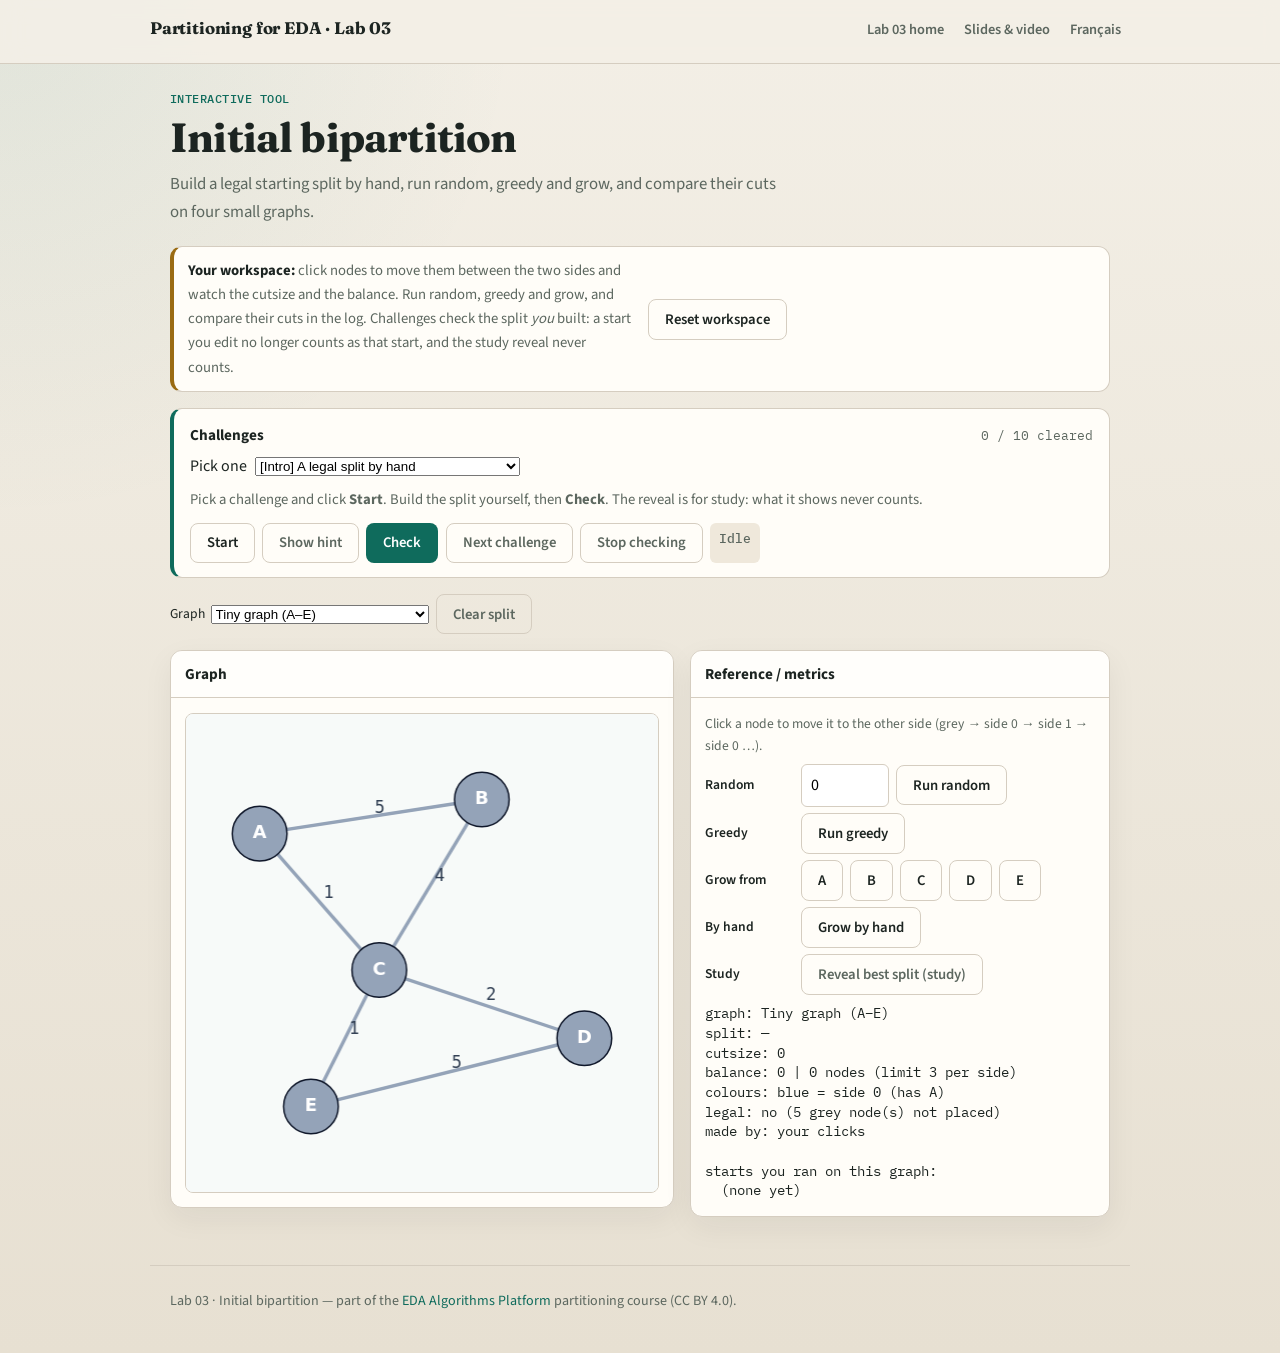
<file: docs/tools/initial-bipartition/index.html>
<!DOCTYPE html>
<html lang="en">
<head>
  <meta charset="utf-8">
  <meta name="viewport" content="width=device-width, initial-scale=1">
  <title>Initial bipartition — EDA Algorithms Platform</title>
  <link rel="stylesheet" href="../../assets/site.css">
  <link rel="stylesheet" href="../../assets/tools-shared.css">
  <link rel="stylesheet" href="../../assets/clustering-lab.css">
  <style>
    /* Lab 03 workspace extras (kept local to this tool) */
    .ib-control { display: inline-flex; align-items: center; gap: 0.35rem; font-size: 0.85rem; }
    .ib-panel .ib-row { margin: 0.4rem 0; align-items: center; }
    .ib-label { font-size: 0.85rem; font-weight: 600; min-width: 5.5rem; }
    .ib-input { width: 5.5rem; padding: 0.45rem 0.6rem; font: inherit; border: 1px solid var(--line, #ccc); border-radius: 6px; }
    .ib-panel .ib-grow { min-width: 2.6rem; }
    .ib-msg { margin: 0.4rem 0; padding: 0.4rem 0.6rem; border-radius: 6px; background: rgba(180, 83, 9, 0.1); font-size: 0.88rem; }
    .ib-muted { margin: 0 0 0.3rem; font-size: 0.85rem; color: var(--muted, #555); }
    .ib-panel .metrics-pre { margin-top: 0.6rem; }
  </style>
</head>
<body>
  <a class="skip-link" href="#main">Skip to content</a>
  <header class="site-header">
    <div class="site-header-inner">
      <p class="brand"><a href="../../index.html">Partitioning for EDA · Lab 03</a></p>
      <nav class="site-nav" aria-label="Site">
        <a href="../../index.html">Lab 03 home</a>
        <a href="../../index.html#slides">Slides &amp; video</a>
        <a href="../../fr/tools/initial-bipartition/index.html" hreflang="fr" lang="fr">Français</a>
      </nav>
    </div>
  </header>
  <main id="main">
    <div class="eyebrow">Interactive tool</div>
    <section class="hero">
      <h1>Initial bipartition</h1>
      <p class="lead">Build a legal starting split by hand, run random, greedy and grow, and compare their cuts on four small graphs.</p>
    </section>
    <div id="lab-root"></div>
  </main>
  <footer class="site-footer">Lab 03 · Initial bipartition — part of the <a href="https://github.com/yongfu-li/eda-learning">EDA Algorithms Platform</a> partitioning course (CC BY 4.0).</footer>
  <script type="module" src="initial-bipartition.js"></script>
</body>
</html>
</file>
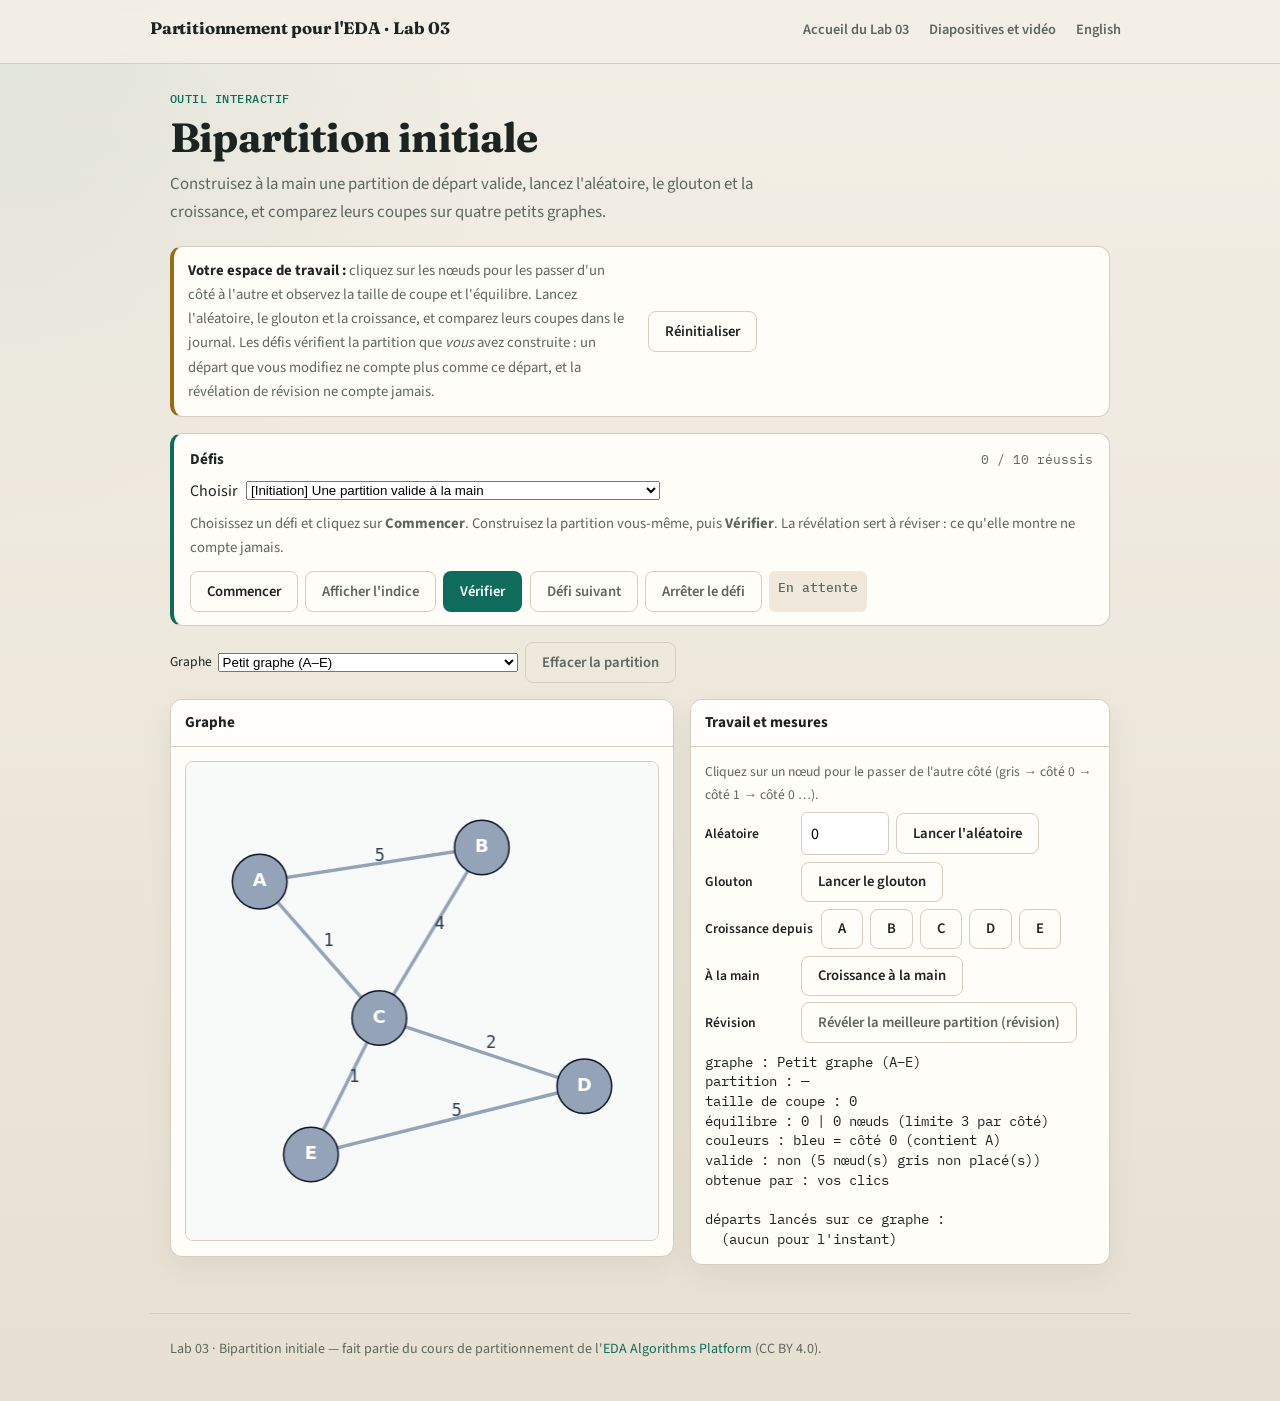
<file: docs/fr/tools/initial-bipartition/index.html>
<!DOCTYPE html>
<html lang="fr">
<head>
  <meta charset="utf-8">
  <meta name="viewport" content="width=device-width, initial-scale=1">
  <title>Bipartition initiale — EDA Algorithms Platform</title>
  <link rel="stylesheet" href="../../assets/site.css">
  <link rel="stylesheet" href="../../assets/tools-shared.css">
  <link rel="stylesheet" href="../../assets/clustering-lab.css">
  <style>
    /* Lab 03 workspace extras (kept local to this tool) */
    .ib-control { display: inline-flex; align-items: center; gap: 0.35rem; font-size: 0.85rem; }
    .ib-panel .ib-row { margin: 0.4rem 0; align-items: center; }
    .ib-label { font-size: 0.85rem; font-weight: 600; min-width: 5.5rem; }
    .ib-input { width: 5.5rem; padding: 0.45rem 0.6rem; font: inherit; border: 1px solid var(--line, #ccc); border-radius: 6px; }
    .ib-panel .ib-grow { min-width: 2.6rem; }
    .ib-msg { margin: 0.4rem 0; padding: 0.4rem 0.6rem; border-radius: 6px; background: rgba(180, 83, 9, 0.1); font-size: 0.88rem; }
    .ib-muted { margin: 0 0 0.3rem; font-size: 0.85rem; color: var(--muted, #555); }
    .ib-panel .metrics-pre { margin-top: 0.6rem; }
  </style>
</head>
<body>
  <a class="skip-link" href="#main">Aller au contenu</a>
  <header class="site-header">
    <div class="site-header-inner">
      <p class="brand"><a href="../../index.html">Partitionnement pour l'EDA · Lab 03</a></p>
      <nav class="site-nav" aria-label="Site">
        <a href="../../index.html">Accueil du Lab 03</a>
        <a href="../../index.html#slides">Diapositives et vidéo</a>
        <a href="../../../tools/initial-bipartition/index.html" hreflang="en" lang="en">English</a>
      </nav>
    </div>
  </header>
  <main id="main">
    <div class="eyebrow">Outil interactif</div>
    <section class="hero">
      <h1>Bipartition initiale</h1>
      <p class="lead">Construisez à la main une partition de départ valide, lancez l'aléatoire, le glouton et la croissance, et comparez leurs coupes sur quatre petits graphes.</p>
    </section>
    <div id="lab-root"></div>
  </main>
  <footer class="site-footer">Lab 03 · Bipartition initiale — fait partie du cours de partitionnement de l'<a href="https://github.com/yongfu-li/eda-learning">EDA Algorithms Platform</a> (CC BY 4.0).</footer>
  <script type="module" src="initial-bipartition.js"></script>
</body>
</html>
</file>
<file: docs/page.css>
@font-face{font-family:"Source Sans 3";font-style:normal;font-weight:400;font-display:swap;src:url("fonts/source-sans-3-latin-400-normal.woff2") format("woff2");}
@font-face{font-family:"Source Sans 3";font-style:normal;font-weight:600;font-display:swap;src:url("fonts/source-sans-3-latin-600-normal.woff2") format("woff2");}
@font-face{font-family:"Source Sans 3";font-style:normal;font-weight:700;font-display:swap;src:url("fonts/source-sans-3-latin-700-normal.woff2") format("woff2");}
@font-face{font-family:"Fraunces";font-style:normal;font-weight:500;font-display:swap;src:url("fonts/fraunces-latin-500-normal.woff2") format("woff2");}
@font-face{font-family:"Fraunces";font-style:normal;font-weight:700;font-display:swap;src:url("fonts/fraunces-latin-700-normal.woff2") format("woff2");}
@font-face{font-family:"IBM Plex Mono";font-style:normal;font-weight:400;font-display:swap;src:url("fonts/ibm-plex-mono-latin-400-normal.woff2") format("woff2");}
@font-face{font-family:"IBM Plex Mono";font-style:normal;font-weight:500;font-display:swap;src:url("fonts/ibm-plex-mono-latin-500-normal.woff2") format("woff2");}
/* Lab 02 landing page. Tokens match the course platform (platform/assets/site.css). */

:root {
  --bg: #f3efe6;
  --surface: #fffdf8;
  --surface2: #efe8db;
  --ink: #1c2421;
  --muted: #5c675f;
  --accent: #0f6b5c;
  --accent-hover: #0b5347;
  --accent-soft: #d7efe8;
  --line: #d5cdc0;
  --ok: #1f7a4c;
  --ok-bg: #e4f5eb;
  --err: #a33b3b;
  --err-bg: #f8e6e6;
  --radius: 12px;
  --shadow: 0 10px 30px rgba(28, 36, 33, 0.06);
  --font: "Source Sans 3", "Segoe UI", sans-serif;
  --display: "Fraunces", Georgia, serif;
  --mono: "IBM Plex Mono", ui-monospace, monospace;
  --max: 1000px;
}

* { box-sizing: border-box; }
html { scroll-behavior: smooth; }
body {
  margin: 0;
  background: var(--bg);
  color: var(--ink);
  font: 17px/1.6 var(--font);
}
a { color: var(--accent); }
a:hover { color: var(--accent-hover); }
img { max-width: 100%; height: auto; display: block; }
code, pre { font-family: var(--mono); font-size: 0.88em; }

.wrap { max-width: var(--max); margin: 0 auto; padding: 0 16px; }

/* header + nav */
.top { border-bottom: 1px solid var(--line); background: var(--surface); position: sticky; top: 0; z-index: 5; }
.top .wrap { display: flex; flex-wrap: wrap; gap: 0.25rem 1.25rem; align-items: center; justify-content: space-between; padding-top: 0.6rem; padding-bottom: 0.6rem; }
.crumb { font-size: 0.9rem; color: var(--muted); }
.crumb strong { color: var(--ink); }
.toc { display: flex; flex-wrap: wrap; gap: 0.2rem 0.9rem; font-size: 0.92rem; }
.toc a { text-decoration: none; color: var(--muted); }
.toc a:hover { color: var(--accent); }

.hero { padding: 2.2rem 0 0.6rem; }
.eyebrow { font: 500 0.78rem var(--mono); letter-spacing: 0.08em; text-transform: uppercase; color: var(--accent); margin: 0; }
h1 { font: 700 clamp(2rem, 5vw, 2.8rem)/1.1 var(--display); margin: 0.3rem 0 0.6rem; }
.lead { font-size: 1.12rem; color: var(--muted); max-width: 46rem; margin: 0; }
h2 { font: 700 1.6rem/1.2 var(--display); margin: 0 0 0.8rem; }
h3 { font-size: 1.1rem; margin: 1.4rem 0 0.4rem; }

section { padding: 2rem 0 0.5rem; scroll-margin-top: 4rem; }
.card { background: var(--surface); border: 1px solid var(--line); border-radius: var(--radius); box-shadow: var(--shadow); padding: 1.2rem 1.3rem; }

/* video */
.video-card video { width: 100%; border-radius: 8px; background: #000; aspect-ratio: 16 / 9; }
.meta { margin: 0.7rem 0 0; color: var(--muted); font-size: 0.95rem; }
.meta strong { color: var(--ink); }
.missing { padding: 2.5rem 1rem; text-align: center; color: var(--muted); background: var(--surface2); border-radius: 8px; }

.btns { display: flex; flex-wrap: wrap; gap: 0.5rem; margin-top: 0.8rem; }
.btn { display: inline-flex; align-items: center; gap: 0.35rem; padding: 0.5rem 0.9rem; border-radius: 8px; border: 1px solid var(--line); background: var(--surface); color: var(--ink); text-decoration: none; font-weight: 600; font-size: 0.95rem; cursor: pointer; }
.btn:hover { border-color: var(--accent); color: var(--accent); }
.btn.primary { background: var(--accent); border-color: var(--accent); color: #fff; }
.btn.primary:hover { background: var(--accent-hover); color: #fff; }

/* lab */
.lab-grid { display: grid; grid-template-columns: 1.1fr 1fr; gap: 1.2rem; align-items: center; }
.lab-grid img { border-radius: 8px; border: 1px solid var(--line); }
.lab-grid ul { margin: 0.4rem 0 0; padding-left: 1.2rem; }
@media (max-width: 760px) { .lab-grid { grid-template-columns: 1fr; } }

/* slides */
.slides { display: grid; grid-template-columns: repeat(auto-fill, minmax(220px, 1fr)); gap: 1rem; }
.slides figure { margin: 0; }
.slides a { display: block; border: 1px solid var(--line); border-radius: 8px; overflow: hidden; background: #fff; }
.slides a:hover { border-color: var(--accent); }
.slides figcaption { font-size: 0.86rem; color: var(--muted); margin-top: 0.35rem; }
.slides figcaption b { color: var(--ink); font-family: var(--mono); font-weight: 500; margin-right: 0.3rem; }

/* quiz */
.quiz ol { padding-left: 1.3rem; margin: 0; }
.quiz li { margin-bottom: 1.2rem; }
.quiz .q { font-weight: 600; margin-bottom: 0.35rem; }
.quiz label { display: block; padding: 0.35rem 0.6rem; border-radius: 6px; cursor: pointer; }
.quiz label:hover { background: var(--surface2); }
.quiz input { margin-right: 0.5rem; }
.quiz .good { background: var(--ok-bg); }
.quiz .bad { background: var(--err-bg); }
.quiz .why { font-size: 0.92rem; color: var(--muted); margin: 0.3rem 0 0 0.6rem; }
.quiz .score { font-weight: 700; margin-left: 0.6rem; }

/* rendered markdown (Track A) */
.md table { border-collapse: collapse; margin: 0.6rem 0 1rem; font-size: 0.93rem; display: block; overflow-x: auto; }
.md th, .md td { border-bottom: 1px solid var(--line); padding: 0.35rem 0.6rem; text-align: left; }
.md pre { background: #1c2421; color: #f3efe6; padding: 0.9rem 1rem; border-radius: 8px; overflow-x: auto; line-height: 1.45; }
.md code { background: var(--surface2); padding: 0.05rem 0.3rem; border-radius: 4px; }
.md pre code { background: none; padding: 0; }
.md h1 { display: none; }
.md h2 { font-size: 1.3rem; margin-top: 1.6rem; }

.files { display: grid; grid-template-columns: repeat(auto-fill, minmax(230px, 1fr)); gap: 0.6rem; margin: 0.6rem 0 1rem; }
.files a { display: block; padding: 0.6rem 0.8rem; border: 1px solid var(--line); border-radius: 8px; background: var(--surface); text-decoration: none; color: var(--ink); }
.files a:hover { border-color: var(--accent); }
.files small { display: block; color: var(--muted); }

details summary { cursor: pointer; font-weight: 600; }
.transcript h3 { margin-top: 1.2rem; }

footer { margin-top: 3rem; padding: 1.5rem 0 2.5rem; border-top: 1px solid var(--line); color: var(--muted); font-size: 0.9rem; }

/* language switch */
.toc a.lang-switch { color: var(--accent); font-weight: 600; border: 1px solid var(--line); border-radius: 999px; padding: 0 0.6rem; }
.toc a.lang-switch:hover { border-color: var(--accent); }

/* walkthrough: the five frames of the video, each with its caption */
.walk { display: grid; gap: 1.2rem; }
.walk-step { margin: 0; background: var(--surface); border: 1px solid var(--line); border-radius: var(--radius); overflow: hidden; box-shadow: var(--shadow); }
.walk-step a { display: block; border-bottom: 1px solid var(--line); background: #fff; }
.walk-step img { display: block; width: 100%; height: auto; }
.walk-step figcaption { padding: 0.8rem 1.1rem 1rem; }
.walk-step figcaption b { display: block; margin-bottom: 0.3rem; }
.walk-step figcaption span { display: block; }
.walk-step ul { margin: 0.5rem 0 0; padding-left: 1.2rem; color: var(--muted); }

/* video in five parts: speed buttons and the part list */
.player video { display: block; }
.speed { display: flex; flex-wrap: wrap; align-items: center; gap: 0.4rem; margin-top: 0.8rem; }
.speed span { color: var(--muted); font-size: 0.92rem; margin-right: 0.2rem; }
.chip { padding: 0.3rem 0.7rem; border-radius: 999px; border: 1px solid var(--line); background: var(--surface); color: var(--ink); font: 600 0.9rem var(--mono); cursor: pointer; }
.chip:hover { border-color: var(--accent); color: var(--accent); }
.chip[aria-pressed="true"] { background: var(--accent); border-color: var(--accent); color: #fff; }
.parts-note { margin: 0.8rem 0 0.4rem; color: var(--muted); font-size: 0.95rem; }
.parts { list-style: none; margin: 0; padding: 0; display: grid; gap: 0.4rem; }
.part { width: 100%; display: grid; grid-template-columns: 5.5rem 1fr auto; gap: 0.6rem; align-items: baseline; text-align: left; padding: 0.55rem 0.8rem; border-radius: 8px; border: 1px solid var(--line); background: var(--surface); color: var(--ink); font: inherit; cursor: pointer; }
.part:hover { border-color: var(--accent); }
.part[aria-current="true"] { border-color: var(--accent); background: var(--surface2); box-shadow: inset 3px 0 0 var(--accent); }
.part .pn { font: 500 0.78rem var(--mono); letter-spacing: 0.06em; text-transform: uppercase; color: var(--accent); }
.part .pt { font-weight: 600; }
.part .pl { font: 500 0.9rem var(--mono); color: var(--muted); }
@media (max-width: 520px) { .part { grid-template-columns: 1fr auto; } .part .pn { grid-column: 1 / -1; } }
</file>
<file: docs/assets/site.css>
@font-face{font-family:"Source Sans 3";font-style:normal;font-weight:400;font-display:swap;src:url("../fonts/source-sans-3-latin-400-normal.woff2") format("woff2");}
@font-face{font-family:"Source Sans 3";font-style:normal;font-weight:600;font-display:swap;src:url("../fonts/source-sans-3-latin-600-normal.woff2") format("woff2");}
@font-face{font-family:"Source Sans 3";font-style:normal;font-weight:700;font-display:swap;src:url("../fonts/source-sans-3-latin-700-normal.woff2") format("woff2");}
@font-face{font-family:"Fraunces";font-style:normal;font-weight:500;font-display:swap;src:url("../fonts/fraunces-latin-500-normal.woff2") format("woff2");}
@font-face{font-family:"Fraunces";font-style:normal;font-weight:700;font-display:swap;src:url("../fonts/fraunces-latin-700-normal.woff2") format("woff2");}
@font-face{font-family:"IBM Plex Mono";font-style:normal;font-weight:400;font-display:swap;src:url("../fonts/ibm-plex-mono-latin-400-normal.woff2") format("woff2");}
@font-face{font-family:"IBM Plex Mono";font-style:normal;font-weight:500;font-display:swap;src:url("../fonts/ibm-plex-mono-latin-500-normal.woff2") format("woff2");}
:root {
  --bg: #f3efe6;
  --bg-deep: #e7e0d2;
  --surface: #fffdf8;
  --surface2: #efe8db;
  --ink: #1c2421;
  --muted: #5c675f;
  --accent: #0f6b5c;
  --accent-hover: #0b5347;
  --accent-soft: #d7efe8;
  --signal: #9a6b12;
  --line: #d5cdc0;
  --ok: #1f7a4c;
  --ok-bg: #e4f5eb;
  --warn: #9a6b12;
  --warn-bg: #f8efd6;
  --err: #a33b3b;
  --err-bg: #f8e6e6;
  --term-bg: #1c2421;
  --term-fg: #f3efe6;
  --term-prompt: #5ecfad;
  --term-muted: #8a958e;
  --radius: 12px;
  --shadow: 0 10px 30px rgba(28, 36, 33, 0.06);
  --font: "Source Sans 3", "Segoe UI", sans-serif;
  --display: "Fraunces", Georgia, serif;
  --mono: "IBM Plex Mono", ui-monospace, monospace;
  --max: 980px;
}

* { box-sizing: border-box; }

html { scroll-behavior: smooth; }

body {
  margin: 0;
  font-family: var(--font);
  color: var(--ink);
  line-height: 1.65;
  min-height: 100vh;
  background:
    radial-gradient(circle at top left, rgba(15, 107, 92, 0.08), transparent 28%),
    linear-gradient(180deg, var(--bg) 0%, var(--bg-deep) 100%);
}

a { color: var(--accent); text-decoration: none; }
a:hover { text-decoration: underline; text-underline-offset: 0.15em; }

.skip-link {
  position: absolute;
  left: -999px;
  top: 0.75rem;
  background: var(--accent);
  color: #fff;
  padding: 0.5rem 0.85rem;
  border-radius: 8px;
  z-index: 1000;
}
.skip-link:focus { left: 0.75rem; }

.site-header {
  position: sticky;
  top: 0;
  z-index: 50;
  backdrop-filter: blur(10px);
  background: rgba(243, 239, 230, 0.92);
  border-bottom: 1px solid var(--line);
  padding: 0.85rem 1.25rem;
}

.site-header-inner {
  max-width: var(--max);
  margin: 0 auto;
  display: flex;
  flex-wrap: wrap;
  gap: 0.5rem 1.25rem;
  align-items: baseline;
  justify-content: space-between;
}

.brand {
  font-family: var(--display);
  font-size: clamp(0.92rem, 2.2vw, 1.05rem);
  font-weight: 700;
  color: var(--ink);
  margin: 0;
  letter-spacing: -0.01em;
  max-width: min(100%, 22rem);
  line-height: 1.25;
}
.brand a { color: inherit; text-decoration: none; }
.brand a:hover { color: var(--accent); }
.brand .prompt {
  color: var(--accent);
  font-family: var(--mono);
  font-weight: 600;
  margin-right: 0.15em;
}

.site-nav {
  display: flex;
  flex-wrap: wrap;
  gap: 0.15rem;
  align-items: center;
}

.site-nav a {
  font-weight: 600;
  font-size: 0.9rem;
  color: var(--muted);
  text-decoration: none;
  padding: 0.3rem 0.55rem;
  border-radius: 6px;
  border-bottom: 2px solid transparent;
}
.site-nav a:hover {
  color: var(--accent);
  background: var(--accent-soft);
  text-decoration: none;
}
.site-nav a.is-active {
  color: var(--ink);
  border-bottom-color: var(--accent);
}

.site-header-crumb {
  max-width: var(--max);
  margin: 0.4rem auto 0;
  font-size: 0.85rem;
  color: var(--muted);
}
.site-header-crumb a { color: var(--muted); }
.site-header-crumb .here { color: var(--ink); font-weight: 600; }
.site-header-crumb nav > * + *::before {
  content: "/";
  margin: 0 0.4rem;
  color: var(--line);
}

main {
  max-width: var(--max);
  margin: 0 auto;
  padding: 1.5rem 1.25rem 3rem;
}

.eyebrow {
  font-family: var(--mono);
  font-size: 0.78rem;
  font-weight: 500;
  letter-spacing: 0.04em;
  text-transform: uppercase;
  color: var(--accent);
  margin-bottom: 0.35rem;
}

.hero h1 {
  font-family: var(--display);
  font-size: clamp(1.85rem, 4vw, 2.55rem);
  font-weight: 700;
  letter-spacing: -0.02em;
  line-height: 1.15;
  margin: 0 0 0.65rem;
}

.lead {
  font-size: 1.05rem;
  color: var(--muted);
  max-width: 38rem;
  margin: 0 0 1.25rem;
}

.btn {
  display: inline-flex;
  align-items: center;
  gap: 0.4rem;
  font-family: var(--font);
  font-weight: 600;
  font-size: 0.92rem;
  padding: 0.55rem 1rem;
  border-radius: 8px;
  border: 1px solid transparent;
  cursor: pointer;
  text-decoration: none;
}
.btn:hover { text-decoration: none; }
.btn-primary {
  background: var(--accent);
  color: #fff;
}
.btn-primary:hover { background: var(--accent-hover); color: #fff; }
.btn-secondary {
  background: var(--surface);
  color: var(--ink);
  border-color: var(--line);
}
.btn-secondary:hover { border-color: var(--accent); color: var(--accent); }
.btn-ghost {
  background: transparent;
  color: var(--muted);
  border-color: var(--line);
}
.btn-ghost:hover { color: var(--ink); border-color: var(--ink); }

.cta-row {
  display: flex;
  flex-wrap: wrap;
  gap: 0.6rem;
  margin-top: 1rem;
}

.pillar-grid,
.chapter-list {
  list-style: none;
  padding: 0;
  margin: 1.5rem 0 0;
  display: grid;
  gap: 0.85rem;
}

.pillar-grid {
  grid-template-columns: repeat(auto-fit, minmax(200px, 1fr));
  align-items: stretch;
}

.pillar-grid > li {
  display: flex;
  min-height: 100%;
}

.pillar-card,
.chapter-list a {
  display: block;
  background: var(--surface);
  border: 1px solid var(--line);
  border-radius: var(--radius);
  padding: 1rem 1.1rem;
  box-shadow: var(--shadow);
  text-decoration: none;
  color: inherit;
  transition: border-color 0.15s, transform 0.15s;
}

.pillar-card {
  display: flex;
  flex-direction: column;
  flex: 1 1 auto;
  width: 100%;
  min-height: 100%;
}
.pillar-card:hover,
.chapter-list a:hover {
  border-color: var(--accent);
  transform: translateY(-2px);
  text-decoration: none;
}
.pillar-card h2,
.chapter-list a,
.chapter-list .tool-title {
  font-size: 1.05rem;
  font-weight: 650;
  margin: 0 0 0.35rem;
}
.pillar-card p,
.chapter-meta {
  margin: 0;
  font-size: 0.9rem;
  color: var(--muted);
  font-weight: 450;
}
.pillar-card p {
  flex: 1 1 auto;
}

.chapter-list .is-planned {
  display: block;
  background: var(--surface2);
  border: 1px dashed var(--line);
  border-radius: var(--radius);
  padding: 1rem 1.1rem;
  color: var(--muted);
  box-shadow: none;
}
.chapter-list .is-planned .tool-title {
  display: flex;
  flex-wrap: wrap;
  align-items: center;
  gap: 0.45rem;
  color: var(--ink);
}
.pill-soon {
  display: inline-block;
  font-family: var(--mono);
  font-size: 0.72rem;
  font-weight: 600;
  letter-spacing: 0.02em;
  text-transform: uppercase;
  color: var(--warn);
  background: var(--warn-bg);
  padding: 0.15rem 0.45rem;
  border-radius: 6px;
}

.tools-stage {
  margin-top: 2rem;
}
.tools-stage h2 {
  font-size: 1.05rem;
  font-weight: 650;
  margin: 0 0 0.65rem;
  font-family: var(--mono);
  color: var(--accent);
}
.tools-stage-note {
  margin: -0.25rem 0 0.85rem;
  font-size: 0.9rem;
  color: var(--muted);
  line-height: 1.45;
}

.site-footer {
  max-width: var(--max);
  margin: 0 auto;
  padding: 1.5rem 1.25rem 2.5rem;
  border-top: 1px solid var(--line);
  color: var(--muted);
  font-size: 0.88rem;
}

/* Header: search */
.site-header-tools {
  display: flex;
  flex-wrap: wrap;
  align-items: center;
  gap: 0.75rem 1rem;
  flex: 1;
  justify-content: flex-end;
}

.site-search {
  position: relative;
  min-width: min(100%, 14rem);
  max-width: 18rem;
  flex: 1;
}
.site-search-label {
  position: absolute;
  width: 1px;
  height: 1px;
  overflow: hidden;
  clip: rect(0 0 0 0);
}
.site-search-input {
  width: 100%;
  font-family: var(--font);
  font-size: 0.9rem;
  padding: 0.45rem 0.7rem;
  border: 1px solid var(--line);
  border-radius: 8px;
  background: var(--surface);
  color: var(--ink);
}
.site-search-input:focus {
  outline: 2px solid var(--accent-soft);
  border-color: var(--accent);
}
.site-search-results {
  position: absolute;
  top: calc(100% + 0.35rem);
  left: 0;
  right: 0;
  z-index: 60;
  background: var(--surface);
  border: 1px solid var(--line);
  border-radius: 10px;
  box-shadow: var(--shadow);
  max-height: 20rem;
  overflow: auto;
}
.site-search-hit {
  display: grid;
  grid-template-columns: 3.5rem 1fr;
  grid-template-rows: auto auto;
  gap: 0.1rem 0.55rem;
  padding: 0.55rem 0.75rem;
  text-decoration: none;
  color: inherit;
  border-bottom: 1px solid var(--line);
}
.site-search-hit:last-child { border-bottom: 0; }
.site-search-hit:hover { background: var(--accent-soft); text-decoration: none; }
.site-search-hit-type {
  grid-row: 1 / span 2;
  align-self: center;
  font-family: var(--mono);
  font-size: 0.68rem;
  text-transform: uppercase;
  color: var(--accent);
}
.site-search-hit-title { font-weight: 600; font-size: 0.9rem; }
.site-search-hit-sub { font-size: 0.8rem; color: var(--muted); grid-column: 2; }
.site-search-empty { padding: 0.75rem; color: var(--muted); font-size: 0.9rem; }

/* Progress */
.progress-bar {
  height: 0.45rem;
  background: var(--surface2);
  border-radius: 999px;
  overflow: hidden;
  margin: 0.75rem 0 0.35rem;
}
.progress-bar-fill {
  height: 100%;
  background: var(--accent);
  border-radius: inherit;
  transition: width 0.25s ease;
}
.progress-meta {
  margin: 0 0 1rem;
  font-size: 0.88rem;
  color: var(--muted);
}
.btn-link {
  background: none;
  border: 0;
  padding: 0;
  color: var(--accent);
  font: inherit;
  font-weight: 600;
  cursor: pointer;
  text-decoration: underline;
  text-underline-offset: 0.15em;
}

.pill,
.pill-done {
  display: inline-block;
  font-family: var(--mono);
  font-size: 0.72rem;
  font-weight: 600;
  letter-spacing: 0.02em;
  padding: 0.15rem 0.45rem;
  border-radius: 6px;
  background: var(--accent-soft);
  color: var(--accent);
}
.pill-muted {
  background: var(--surface2);
  color: var(--muted);
}
.pill-done {
  background: var(--ok-bg);
  color: var(--ok);
}
.lab-num {
  font-family: var(--mono);
  font-size: 0.85em;
  color: var(--accent);
  margin-right: 0.25rem;
}
.chapter-list a.is-done {
  border-color: var(--ok);
  background: linear-gradient(180deg, #fff, var(--ok-bg));
}

.clip-meta {
  display: flex;
  flex-wrap: wrap;
  gap: 0.4rem;
  margin: 0 0 1rem;
}
.clip-toolbar {
  display: flex;
  flex-wrap: wrap;
  gap: 0.5rem;
  margin-bottom: 1.25rem;
}
.btn.is-disabled,
span.btn.is-disabled {
  opacity: 0.45;
  pointer-events: none;
}

.video-panel { margin: 1.25rem 0 1.75rem; }
.video-wrap {
  background: var(--term-bg);
  border-radius: var(--radius);
  overflow: hidden;
  aspect-ratio: 16 / 9;
  display: grid;
  place-items: center;
}
.video-wrap video { width: 100%; height: 100%; }
.video-placeholder {
  color: var(--term-muted);
  padding: 1.5rem;
  text-align: center;
  font-size: 0.95rem;
  max-width: 28rem;
  line-height: 1.5;
}

.lab-steps {
  margin: 0 0 1.5rem;
  padding-left: 1.25rem;
  color: var(--ink);
}
.lab-steps li { margin: 0.35rem 0; }

.placeholder-panel {
  background: var(--surface);
  border: 1px dashed var(--line);
  border-radius: var(--radius);
  padding: 1.1rem 1.2rem;
  margin: 1rem 0;
}
.placeholder-panel h2 {
  margin: 0 0 0.4rem;
  font-size: 1.1rem;
}

/* Courses map (ladder) */
.ladder-map {
  margin: 1rem 0 1.5rem;
  display: flex;
  flex-direction: column;
  gap: 0.65rem;
}
.ladder-row {
  display: flex;
  flex-wrap: wrap;
  gap: 0.65rem;
}
.ladder-arrow {
  text-align: center;
  color: var(--muted);
  font-size: 1.1rem;
  line-height: 1;
}
.ladder-node {
  flex: 1 1 10rem;
  min-width: 9rem;
  background: var(--surface);
  border: 1px solid var(--line);
  border-radius: var(--radius);
  padding: 0.75rem 0.9rem;
  text-decoration: none;
  color: inherit;
  box-shadow: var(--shadow);
  display: flex;
  flex-direction: column;
  gap: 0.2rem;
  transition: border-color 0.15s, transform 0.15s;
}
.ladder-node:hover {
  border-color: var(--accent);
  transform: translateY(-2px);
  text-decoration: none;
}
.ladder-node.is-placeholder {
  background: var(--surface2);
  border-style: dashed;
  box-shadow: none;
}
.ladder-node.is-scaffold {
  border-style: solid;
  border-color: color-mix(in srgb, var(--accent) 55%, var(--border));
}
.ladder-node.is-progress { border-color: var(--signal); }
.ladder-node.is-complete { border-color: var(--ok); background: var(--ok-bg); }
.ladder-id {
  font-family: var(--mono);
  font-size: 0.72rem;
  color: var(--accent);
}
.ladder-title { font-weight: 650; font-size: 0.95rem; }
.ladder-meta { font-size: 0.8rem; color: var(--muted); }

/* Community forms */
.comm-form { margin-top: 0.75rem; }
.comm-field { margin: 0.75rem 0; }
.comm-field label {
  display: block;
  font-weight: 600;
  font-size: 0.9rem;
  margin-bottom: 0.3rem;
}
.comm-field .hint { font-weight: 450; color: var(--muted); }
.comm-field input,
.comm-field select,
.comm-field textarea {
  width: 100%;
  max-width: 32rem;
  font: inherit;
  padding: 0.5rem 0.65rem;
  border: 1px solid var(--line);
  border-radius: 8px;
  background: var(--surface);
}
.comm-field textarea { min-height: 7rem; resize: vertical; }
.comm-field input[type="file"] {
  max-width: 32rem;
  padding: 0.35rem 0;
  border: none;
  background: transparent;
}
.comm-field-note {
  margin: 0.35rem 0 0;
  font-size: 0.82rem;
  color: var(--muted);
  max-width: 32rem;
}
.comm-hp {
  position: absolute;
  left: -9999px;
  height: 0;
  overflow: hidden;
}
.comm-actions { margin-top: 0.75rem; }
.comm-status { margin-top: 0.75rem; font-size: 0.9rem; }
.comm-status.is-ok { color: var(--ok); }
.comm-status.is-err { color: var(--err); }
.comm-status.is-pending { color: var(--muted); }
.comm-privacy { font-size: 0.85rem; color: var(--muted); margin-top: 0.75rem; }
.comm-setup {
  margin: 1rem 0;
  padding: 0.9rem 1rem;
  background: var(--warn-bg);
  border-radius: var(--radius);
  border: 1px solid #e6d7a8;
  font-size: 0.92rem;
}
.comm-nav {
  display: flex;
  flex-wrap: wrap;
  gap: 0.75rem;
  margin-top: 0.75rem;
}

/* Reader stories */
.story-list {
  list-style: none;
  margin: 0.75rem 0 1.5rem;
  padding: 0;
  display: flex;
  flex-direction: column;
  gap: 1.5rem;
}
.story {
  margin: 0;
  padding: 0 0 1.5rem;
  border-bottom: 1px solid var(--line);
}
.story:last-child {
  border-bottom: none;
  padding-bottom: 0;
}
.story-quote {
  margin: 0;
  padding: 0;
  border: none;
  font-family: var(--display);
  font-size: 1.2rem;
  font-weight: 500;
  line-height: 1.45;
  color: var(--ink);
}
.story-quote p { margin: 0; }
.story-by {
  margin: 0.65rem 0 0;
  font-size: 0.92rem;
  color: var(--muted);
}
.story-name { font-weight: 650; color: var(--ink); }
a.story-name {
  color: var(--accent);
  text-decoration: none;
}
a.story-name:hover { text-decoration: underline; }
.story-course {
  display: inline-block;
  margin-left: 0.35rem;
  font-family: var(--mono);
  font-size: 0.78rem;
  color: var(--accent);
}
.story-empty {
  margin: 0.5rem 0 1.25rem;
  max-width: 36rem;
}
.story-empty-meta {
  font-size: 0.9rem;
  color: var(--muted);
}
.story-share {
  margin: 2rem 0 1rem;
  padding-top: 1.5rem;
  border-top: 1px solid var(--line);
}
.story-share > p {
  max-width: 36rem;
  color: var(--muted);
}

.site-footer-privacy {
  margin: 0.5rem 0 0;
  font-size: 0.82rem;
}

/* Quiz */
.quiz-section {
  margin-top: 2rem;
  background: var(--surface);
  border: 1px solid var(--line);
  border-radius: var(--radius);
  padding: 1.25rem;
  box-shadow: var(--shadow);
}
.quiz-item {
  background: var(--bg);
  border: 1px solid var(--line);
  border-radius: 10px;
  padding: 1rem 1.1rem;
  margin: 0.9rem 0;
}
.quiz-item p.prompt { margin: 0 0 0.75rem; font-weight: 700; }
.quiz-choices {
  display: grid;
  gap: 0.45rem;
  margin-bottom: 0.85rem;
}
.quiz-choices label {
  display: flex;
  gap: 0.65rem;
  align-items: flex-start;
  padding: 0.7rem 0.8rem;
  border: 1px solid var(--line);
  border-radius: 10px;
  background: var(--surface);
  cursor: pointer;
  transition: border-color 0.15s ease, background 0.15s ease;
}
.quiz-choices label:hover,
.quiz-choices label:has(input:checked) {
  border-color: var(--accent);
  background: var(--accent-soft);
}
.quiz-choices input { margin-top: 0.2rem; }
.quiz-short,
.quiz-item textarea.quiz-short {
  width: 100%;
  min-height: 90px;
  background: var(--surface);
  border: 1px solid var(--line);
  border-radius: 10px;
  color: var(--ink);
  padding: 0.7rem 0.8rem;
  font: inherit;
  margin-bottom: 0.75rem;
}
.quiz-result {
  margin-top: 0.75rem;
  padding: 0.75rem 0.85rem;
  border-radius: 10px;
  font-size: 0.92rem;
  display: none;
}
.quiz-result.show { display: block; }
.quiz-result.ok { background: var(--ok-bg); border: 1px solid #b7dfc6; color: var(--ok); }
.quiz-result.partial { background: var(--warn-bg); border: 1px solid #ebd7a0; color: var(--warn); }
.quiz-result.bad { background: var(--err-bg); border: 1px solid #ebc0c0; color: var(--err); }
.quiz-summary {
  margin-top: 1rem;
  padding: 1rem;
  background: var(--accent-soft);
  border-radius: 10px;
  display: none;
}
.quiz-summary.show { display: block; }
.quiz-actions {
  display: flex;
  flex-wrap: wrap;
  gap: 0.6rem;
  margin-top: 1rem;
  align-items: center;
}

/* Mobile nav toggle (injected by site.js) */
.nav-toggle {
  display: none;
  align-items: center;
  justify-content: center;
  min-height: 2.5rem;
  min-width: 2.5rem;
  padding: 0.45rem;
  border: 1px solid var(--line);
  border-radius: 8px;
  background: var(--surface);
  color: var(--ink);
  font: inherit;
  cursor: pointer;
}
/* Hide text label — icon alone is sufficient */
.nav-toggle span:not(.nav-toggle-bars) {
  display: none;
}
.nav-toggle:hover {
  border-color: var(--accent);
  color: var(--accent);
}
.nav-toggle-bars {
  display: flex;
  flex-direction: column;
  gap: 4px;
  width: 1.1rem;
}
.nav-toggle-bars span {
  display: block;
  height: 2px;
  background: currentColor;
  border-radius: 1px;
}

/* ---------- Responsive: tablet ---------- */
@media (max-width: 900px) {
  .site-header {
    padding: 0.7rem 1rem;
  }
  .site-header-inner {
    align-items: center;
    gap: 0.65rem;
  }
  .brand {
    max-width: calc(100% - 4rem);
    font-size: 0.95rem;
  }
  .nav-toggle {
    display: inline-flex;
    margin-left: auto;
  }
  .site-header-tools {
    flex: 1 1 100%;
    justify-content: stretch;
    flex-direction: column;
    align-items: stretch;
    gap: 0.65rem;
    order: 3;
  }
  .site-nav {
    display: none;
    flex-direction: column;
    align-items: stretch;
    gap: 0.2rem;
    width: 100%;
    padding: 0.35rem 0;
    border-top: 1px solid var(--line);
  }
  .site-nav.is-open {
    display: flex;
  }
  .site-nav a {
    padding: 0.65rem 0.75rem;
    font-size: 1rem;
    border-bottom: 0;
    border-radius: 8px;
  }
  .site-nav a.is-active {
    background: var(--accent-soft);
    color: var(--accent-hover);
  }
  .site-search {
    max-width: none;
    min-width: 0;
    width: 100%;
    order: -1;
  }
  .site-search-input {
    font-size: 1rem;
    padding: 0.65rem 0.8rem;
    min-height: 2.75rem;
  }
  .site-header-crumb {
    overflow-x: auto;
    white-space: nowrap;
    -webkit-overflow-scrolling: touch;
    padding-bottom: 0.15rem;
  }
  main {
    padding: 1.15rem 1rem 2.5rem;
  }
  .hero h1 {
    font-size: clamp(1.55rem, 6vw, 2.1rem);
  }
  .lead {
    font-size: 1rem;
  }
  .cta-row .btn,
  .clip-toolbar .btn {
    flex: 1 1 auto;
    justify-content: center;
    min-height: 2.65rem;
    font-size: 0.88rem;
    white-space: nowrap;
  }
  .pillar-grid {
    grid-template-columns: repeat(auto-fit, minmax(160px, 1fr));
  }
  .ladder-node {
    flex: 1 1 100%;
    min-width: 0;
  }
  .ladder-row {
    flex-direction: column;
  }
  .video-wrap {
    border-radius: 10px;
  }
  .quiz-section {
    padding: 1rem;
  }
  .quiz-choices label {
    padding: 0.8rem 0.85rem;
    min-height: 2.75rem;
  }
  .site-footer {
    padding: 1.25rem 1rem 2rem;
  }
}

/* ---------- Responsive: phone ---------- */
@media (max-width: 560px) {
  .site-header {
    padding: 0.6rem 0.75rem;
  }
  .brand {
    font-size: 0.88rem;
    max-width: calc(100% - 3.25rem);
  }
  main {
    padding: 1rem 0.75rem 2rem;
  }
  .eyebrow {
    font-size: 0.72rem;
  }
  .hero h1 {
    font-size: clamp(1.4rem, 7.5vw, 1.85rem);
  }
  .cta-row,
  .clip-toolbar {
    gap: 0.5rem;
  }
  .btn {
    font-size: 0.85rem;
    padding: 0.5rem 0.85rem;
    white-space: normal;
    text-align: center;
  }
  .cta-row .btn,
  .clip-toolbar .btn,
  .clip-toolbar .btn.is-disabled {
    flex: 1 1 100%;
    width: 100%;
    white-space: normal;
  }
  .pillar-grid {
    grid-template-columns: 1fr;
  }
  .clip-meta {
    gap: 0.35rem;
  }
  .story-quote {
    font-size: 1.08rem;
  }
  .comm-field input,
  .comm-field select,
  .comm-field textarea {
    max-width: none;
    font-size: 1rem;
  }
  .site-search-hit {
    grid-template-columns: 2.75rem 1fr;
  }
}

@media (prefers-reduced-motion: reduce) {
  html { scroll-behavior: auto; }
  .pillar-card:hover,
  .chapter-list a:hover,
  .ladder-node:hover { transform: none; }
  .progress-bar-fill { transition: none; }
}
</file>
<file: docs/assets/tools-shared.css>
.tool-layout {
  display: grid;
  gap: 1rem;
}

@media (min-width: 860px) {
  .tool-layout.split {
    grid-template-columns: 1fr 280px;
    align-items: start;
  }
  .tool-layout.split-wide {
    grid-template-columns: 1.2fr 1fr;
    align-items: start;
  }
}

.panel {
  background: var(--surface);
  border: 1px solid var(--line);
  border-radius: var(--radius);
  box-shadow: var(--shadow);
  overflow: hidden;
}

.panel-head {
  display: flex;
  flex-wrap: wrap;
  align-items: center;
  justify-content: space-between;
  gap: 0.5rem;
  padding: 0.65rem 0.9rem;
  border-bottom: 1px solid var(--line);
  background: rgba(255, 255, 255, 0.55);
}

.panel-head h2 {
  margin: 0;
  font-size: 0.95rem;
  font-weight: 650;
}

.panel-body { padding: 0.9rem; }

.challenge {
  border: 1px solid var(--line);
  border-left: 4px solid var(--accent);
  border-radius: var(--radius);
  background: var(--surface);
  padding: 0.85rem 1rem;
  margin-bottom: 1rem;
}

.challenge h2 {
  margin: 0 0 0.35rem;
  font-size: 0.95rem;
}

.challenge p {
  margin: 0 0 0.65rem;
  color: var(--muted);
  font-size: 0.92rem;
}

.challenge-status {
  font-family: var(--mono);
  font-size: 0.82rem;
  font-weight: 500;
  padding: 0.35rem 0.55rem;
  border-radius: 6px;
  display: inline-block;
}
.challenge-status.idle { background: var(--surface2); color: var(--muted); }
.challenge-status.pass { background: var(--ok-bg); color: var(--ok); }
.challenge-status.fail { background: var(--err-bg); color: var(--err); }

.tool-actions {
  display: flex;
  flex-wrap: wrap;
  gap: 0.45rem;
}

.term {
  background: var(--term-bg);
  color: var(--term-fg);
  font-family: var(--mono);
  font-size: 0.86rem;
  line-height: 1.55;
  border-radius: var(--radius);
  overflow: hidden;
  border: 1px solid #2a3531;
  box-shadow: var(--shadow);
}

.term-bar {
  display: flex;
  align-items: center;
  gap: 0.4rem;
  padding: 0.45rem 0.75rem;
  background: #141a18;
  color: var(--term-muted);
  font-size: 0.75rem;
}

.term-dot {
  width: 0.55rem;
  height: 0.55rem;
  border-radius: 50%;
  background: #3a463f;
}
.term-dot.r { background: #c45c5c; }
.term-dot.y { background: #c4a03a; }
.term-dot.g { background: #3a9e6a; }

.term-out {
  margin: 0;
  padding: 0.85rem 1rem 0.25rem;
  min-height: 220px;
  max-height: 360px;
  overflow: auto;
  white-space: pre-wrap;
  word-break: break-word;
}

.term-line { margin: 0; }
.term-line .prompt { color: var(--term-prompt); }
.term-line .cmd { color: #fff; }
.term-line .err { color: #ff8f8f; }
.term-line .dim { color: var(--term-muted); }

.term-form {
  display: flex;
  align-items: center;
  gap: 0.45rem;
  padding: 0.55rem 1rem 0.85rem;
  border-top: 1px solid #2a3531;
}

.term-form .prompt {
  color: var(--term-prompt);
  flex-shrink: 0;
}

.term-form input {
  flex: 1;
  background: transparent;
  border: none;
  outline: none;
  color: #fff;
  font-family: var(--mono);
  font-size: 0.86rem;
}

.hint-list {
  margin: 0;
  padding-left: 1.1rem;
  color: var(--muted);
  font-size: 0.88rem;
}
.hint-list li { margin-bottom: 0.25rem; }
.hint-list code {
  font-family: var(--mono);
  font-size: 0.82rem;
  background: var(--surface2);
  padding: 0.05rem 0.3rem;
  border-radius: 4px;
}

.tree-view {
  font-family: var(--mono);
  font-size: 0.8rem;
  line-height: 1.45;
  margin: 0;
  white-space: pre;
  overflow: auto;
  max-height: 420px;
  color: var(--ink);
}

.kbd-row {
  display: flex;
  flex-wrap: wrap;
  gap: 0.35rem;
  margin-top: 0.5rem;
}

.kbd-row button {
  font-family: var(--mono);
  font-size: 0.75rem;
  padding: 0.28rem 0.5rem;
  border-radius: 5px;
  border: 1px solid var(--line);
  background: var(--surface);
  color: var(--ink);
  cursor: pointer;
}
.kbd-row button:hover {
  border-color: var(--accent);
  color: var(--accent);
}

/* First-run worked example (see tools.md → Starter example) */
.starter-note {
  display: flex;
  flex-wrap: wrap;
  align-items: center;
  justify-content: space-between;
  gap: 0.55rem 0.85rem;
  margin-bottom: 1rem;
  padding: 0.7rem 0.9rem;
  border: 1px solid var(--line);
  border-left: 4px solid var(--signal);
  border-radius: var(--radius);
  background: var(--surface);
  font-size: 0.92rem;
  color: var(--ink);
}
.starter-note p {
  margin: 0;
  flex: 1 1 14rem;
  color: var(--muted);
}
.starter-note strong {
  color: var(--ink);
}

/* Challenge “Show hint” callout (shared across labs) */
.chal-hint {
  margin: 0.5rem 0 0.75rem;
  padding: 0.55rem 0.75rem;
  border-radius: 8px;
  background: var(--warn-bg);
  color: var(--ink);
  border-left: 3px solid var(--signal);
  font-size: 0.9rem;
}
.chal-hint strong {
  color: var(--ink);
}
</file>
<file: docs/assets/clustering-lab.css>
.cluster-canvas {
  display: block;
  width: 100%;
  height: 480px;
  max-height: min(480px, 70vh);
  border-radius: 8px;
  border: 1px solid var(--line);
  background: #f7faf9;
}
/* Paper figure chrome — match XY plot canvases (black hairline, white field). */
.cluster-canvas.bench-paper,
canvas.bench-paper,
canvas.bench-scatter {
  border-radius: 0;
  border: 1px solid #000;
  background: #ffffff;
  height: 480px;
  max-height: min(480px, 55vh);
  min-height: 320px;
}
@media (max-width: 700px) {
  .cluster-canvas {
    height: 360px;
  }
  .cluster-canvas.bench-paper,
  canvas.bench-paper,
  canvas.bench-scatter {
    height: 360px;
    min-height: 260px;
  }
}
.metrics-pre {
  margin: 0;
  font-family: var(--mono, ui-monospace, Menlo, Consolas, monospace);
  font-size: 0.85rem;
  line-height: 1.45;
  white-space: pre-wrap;
}
.rank-table {
  width: 100%;
  border-collapse: collapse;
  font-size: 0.85rem;
  margin-top: 0.5rem;
}
.rank-table th,
.rank-table td {
  border-bottom: 1px solid var(--line);
  padding: 0.35rem 0.4rem;
  text-align: left;
}
.tool-actions .btn {
  cursor: pointer;
}
.chal-head {
  display: flex;
  flex-wrap: wrap;
  align-items: baseline;
  justify-content: space-between;
  gap: 0.5rem;
  margin-bottom: 0.35rem;
}
.chal-head h2 {
  margin: 0;
}
.chal-progress {
  font-family: var(--mono, ui-monospace, Menlo, Consolas, monospace);
  font-size: 0.82rem;
  color: var(--muted);
}
.chal-pick {
  display: flex;
  flex-wrap: wrap;
  gap: 0.5rem;
  align-items: center;
  margin-bottom: 0.5rem;
}
.chal-pick select {
  min-width: 16rem;
  max-width: 100%;
}
.chal-hint {
  margin: 0.35rem 0 0.65rem;
  color: var(--muted);
  font-size: 0.92rem;
}
.lab-extra-actions {
  margin: 0.75rem 0 1rem;
}
</file>
<file: docs/fr/assets/site.css>
@font-face{font-family:"Source Sans 3";font-style:normal;font-weight:400;font-display:swap;src:url("../../fonts/source-sans-3-latin-400-normal.woff2") format("woff2");}
@font-face{font-family:"Source Sans 3";font-style:normal;font-weight:600;font-display:swap;src:url("../../fonts/source-sans-3-latin-600-normal.woff2") format("woff2");}
@font-face{font-family:"Source Sans 3";font-style:normal;font-weight:700;font-display:swap;src:url("../../fonts/source-sans-3-latin-700-normal.woff2") format("woff2");}
@font-face{font-family:"Fraunces";font-style:normal;font-weight:500;font-display:swap;src:url("../../fonts/fraunces-latin-500-normal.woff2") format("woff2");}
@font-face{font-family:"Fraunces";font-style:normal;font-weight:700;font-display:swap;src:url("../../fonts/fraunces-latin-700-normal.woff2") format("woff2");}
@font-face{font-family:"IBM Plex Mono";font-style:normal;font-weight:400;font-display:swap;src:url("../../fonts/ibm-plex-mono-latin-400-normal.woff2") format("woff2");}
@font-face{font-family:"IBM Plex Mono";font-style:normal;font-weight:500;font-display:swap;src:url("../../fonts/ibm-plex-mono-latin-500-normal.woff2") format("woff2");}
:root {
  --bg: #f3efe6;
  --bg-deep: #e7e0d2;
  --surface: #fffdf8;
  --surface2: #efe8db;
  --ink: #1c2421;
  --muted: #5c675f;
  --accent: #0f6b5c;
  --accent-hover: #0b5347;
  --accent-soft: #d7efe8;
  --signal: #9a6b12;
  --line: #d5cdc0;
  --ok: #1f7a4c;
  --ok-bg: #e4f5eb;
  --warn: #9a6b12;
  --warn-bg: #f8efd6;
  --err: #a33b3b;
  --err-bg: #f8e6e6;
  --term-bg: #1c2421;
  --term-fg: #f3efe6;
  --term-prompt: #5ecfad;
  --term-muted: #8a958e;
  --radius: 12px;
  --shadow: 0 10px 30px rgba(28, 36, 33, 0.06);
  --font: "Source Sans 3", "Segoe UI", sans-serif;
  --display: "Fraunces", Georgia, serif;
  --mono: "IBM Plex Mono", ui-monospace, monospace;
  --max: 980px;
}

* { box-sizing: border-box; }

html { scroll-behavior: smooth; }

body {
  margin: 0;
  font-family: var(--font);
  color: var(--ink);
  line-height: 1.65;
  min-height: 100vh;
  background:
    radial-gradient(circle at top left, rgba(15, 107, 92, 0.08), transparent 28%),
    linear-gradient(180deg, var(--bg) 0%, var(--bg-deep) 100%);
}

a { color: var(--accent); text-decoration: none; }
a:hover { text-decoration: underline; text-underline-offset: 0.15em; }

.skip-link {
  position: absolute;
  left: -999px;
  top: 0.75rem;
  background: var(--accent);
  color: #fff;
  padding: 0.5rem 0.85rem;
  border-radius: 8px;
  z-index: 1000;
}
.skip-link:focus { left: 0.75rem; }

.site-header {
  position: sticky;
  top: 0;
  z-index: 50;
  backdrop-filter: blur(10px);
  background: rgba(243, 239, 230, 0.92);
  border-bottom: 1px solid var(--line);
  padding: 0.85rem 1.25rem;
}

.site-header-inner {
  max-width: var(--max);
  margin: 0 auto;
  display: flex;
  flex-wrap: wrap;
  gap: 0.5rem 1.25rem;
  align-items: baseline;
  justify-content: space-between;
}

.brand {
  font-family: var(--display);
  font-size: clamp(0.92rem, 2.2vw, 1.05rem);
  font-weight: 700;
  color: var(--ink);
  margin: 0;
  letter-spacing: -0.01em;
  max-width: min(100%, 22rem);
  line-height: 1.25;
}
.brand a { color: inherit; text-decoration: none; }
.brand a:hover { color: var(--accent); }
.brand .prompt {
  color: var(--accent);
  font-family: var(--mono);
  font-weight: 600;
  margin-right: 0.15em;
}

.site-nav {
  display: flex;
  flex-wrap: wrap;
  gap: 0.15rem;
  align-items: center;
}

.site-nav a {
  font-weight: 600;
  font-size: 0.9rem;
  color: var(--muted);
  text-decoration: none;
  padding: 0.3rem 0.55rem;
  border-radius: 6px;
  border-bottom: 2px solid transparent;
}
.site-nav a:hover {
  color: var(--accent);
  background: var(--accent-soft);
  text-decoration: none;
}
.site-nav a.is-active {
  color: var(--ink);
  border-bottom-color: var(--accent);
}

.site-header-crumb {
  max-width: var(--max);
  margin: 0.4rem auto 0;
  font-size: 0.85rem;
  color: var(--muted);
}
.site-header-crumb a { color: var(--muted); }
.site-header-crumb .here { color: var(--ink); font-weight: 600; }
.site-header-crumb nav > * + *::before {
  content: "/";
  margin: 0 0.4rem;
  color: var(--line);
}

main {
  max-width: var(--max);
  margin: 0 auto;
  padding: 1.5rem 1.25rem 3rem;
}

.eyebrow {
  font-family: var(--mono);
  font-size: 0.78rem;
  font-weight: 500;
  letter-spacing: 0.04em;
  text-transform: uppercase;
  color: var(--accent);
  margin-bottom: 0.35rem;
}

.hero h1 {
  font-family: var(--display);
  font-size: clamp(1.85rem, 4vw, 2.55rem);
  font-weight: 700;
  letter-spacing: -0.02em;
  line-height: 1.15;
  margin: 0 0 0.65rem;
}

.lead {
  font-size: 1.05rem;
  color: var(--muted);
  max-width: 38rem;
  margin: 0 0 1.25rem;
}

.btn {
  display: inline-flex;
  align-items: center;
  gap: 0.4rem;
  font-family: var(--font);
  font-weight: 600;
  font-size: 0.92rem;
  padding: 0.55rem 1rem;
  border-radius: 8px;
  border: 1px solid transparent;
  cursor: pointer;
  text-decoration: none;
}
.btn:hover { text-decoration: none; }
.btn-primary {
  background: var(--accent);
  color: #fff;
}
.btn-primary:hover { background: var(--accent-hover); color: #fff; }
.btn-secondary {
  background: var(--surface);
  color: var(--ink);
  border-color: var(--line);
}
.btn-secondary:hover { border-color: var(--accent); color: var(--accent); }
.btn-ghost {
  background: transparent;
  color: var(--muted);
  border-color: var(--line);
}
.btn-ghost:hover { color: var(--ink); border-color: var(--ink); }

.cta-row {
  display: flex;
  flex-wrap: wrap;
  gap: 0.6rem;
  margin-top: 1rem;
}

.pillar-grid,
.chapter-list {
  list-style: none;
  padding: 0;
  margin: 1.5rem 0 0;
  display: grid;
  gap: 0.85rem;
}

.pillar-grid {
  grid-template-columns: repeat(auto-fit, minmax(200px, 1fr));
  align-items: stretch;
}

.pillar-grid > li {
  display: flex;
  min-height: 100%;
}

.pillar-card,
.chapter-list a {
  display: block;
  background: var(--surface);
  border: 1px solid var(--line);
  border-radius: var(--radius);
  padding: 1rem 1.1rem;
  box-shadow: var(--shadow);
  text-decoration: none;
  color: inherit;
  transition: border-color 0.15s, transform 0.15s;
}

.pillar-card {
  display: flex;
  flex-direction: column;
  flex: 1 1 auto;
  width: 100%;
  min-height: 100%;
}
.pillar-card:hover,
.chapter-list a:hover {
  border-color: var(--accent);
  transform: translateY(-2px);
  text-decoration: none;
}
.pillar-card h2,
.chapter-list a,
.chapter-list .tool-title {
  font-size: 1.05rem;
  font-weight: 650;
  margin: 0 0 0.35rem;
}
.pillar-card p,
.chapter-meta {
  margin: 0;
  font-size: 0.9rem;
  color: var(--muted);
  font-weight: 450;
}
.pillar-card p {
  flex: 1 1 auto;
}

.chapter-list .is-planned {
  display: block;
  background: var(--surface2);
  border: 1px dashed var(--line);
  border-radius: var(--radius);
  padding: 1rem 1.1rem;
  color: var(--muted);
  box-shadow: none;
}
.chapter-list .is-planned .tool-title {
  display: flex;
  flex-wrap: wrap;
  align-items: center;
  gap: 0.45rem;
  color: var(--ink);
}
.pill-soon {
  display: inline-block;
  font-family: var(--mono);
  font-size: 0.72rem;
  font-weight: 600;
  letter-spacing: 0.02em;
  text-transform: uppercase;
  color: var(--warn);
  background: var(--warn-bg);
  padding: 0.15rem 0.45rem;
  border-radius: 6px;
}

.tools-stage {
  margin-top: 2rem;
}
.tools-stage h2 {
  font-size: 1.05rem;
  font-weight: 650;
  margin: 0 0 0.65rem;
  font-family: var(--mono);
  color: var(--accent);
}
.tools-stage-note {
  margin: -0.25rem 0 0.85rem;
  font-size: 0.9rem;
  color: var(--muted);
  line-height: 1.45;
}

.site-footer {
  max-width: var(--max);
  margin: 0 auto;
  padding: 1.5rem 1.25rem 2.5rem;
  border-top: 1px solid var(--line);
  color: var(--muted);
  font-size: 0.88rem;
}

/* Header: search */
.site-header-tools {
  display: flex;
  flex-wrap: wrap;
  align-items: center;
  gap: 0.75rem 1rem;
  flex: 1;
  justify-content: flex-end;
}

.site-search {
  position: relative;
  min-width: min(100%, 14rem);
  max-width: 18rem;
  flex: 1;
}
.site-search-label {
  position: absolute;
  width: 1px;
  height: 1px;
  overflow: hidden;
  clip: rect(0 0 0 0);
}
.site-search-input {
  width: 100%;
  font-family: var(--font);
  font-size: 0.9rem;
  padding: 0.45rem 0.7rem;
  border: 1px solid var(--line);
  border-radius: 8px;
  background: var(--surface);
  color: var(--ink);
}
.site-search-input:focus {
  outline: 2px solid var(--accent-soft);
  border-color: var(--accent);
}
.site-search-results {
  position: absolute;
  top: calc(100% + 0.35rem);
  left: 0;
  right: 0;
  z-index: 60;
  background: var(--surface);
  border: 1px solid var(--line);
  border-radius: 10px;
  box-shadow: var(--shadow);
  max-height: 20rem;
  overflow: auto;
}
.site-search-hit {
  display: grid;
  grid-template-columns: 3.5rem 1fr;
  grid-template-rows: auto auto;
  gap: 0.1rem 0.55rem;
  padding: 0.55rem 0.75rem;
  text-decoration: none;
  color: inherit;
  border-bottom: 1px solid var(--line);
}
.site-search-hit:last-child { border-bottom: 0; }
.site-search-hit:hover { background: var(--accent-soft); text-decoration: none; }
.site-search-hit-type {
  grid-row: 1 / span 2;
  align-self: center;
  font-family: var(--mono);
  font-size: 0.68rem;
  text-transform: uppercase;
  color: var(--accent);
}
.site-search-hit-title { font-weight: 600; font-size: 0.9rem; }
.site-search-hit-sub { font-size: 0.8rem; color: var(--muted); grid-column: 2; }
.site-search-empty { padding: 0.75rem; color: var(--muted); font-size: 0.9rem; }

/* Progress */
.progress-bar {
  height: 0.45rem;
  background: var(--surface2);
  border-radius: 999px;
  overflow: hidden;
  margin: 0.75rem 0 0.35rem;
}
.progress-bar-fill {
  height: 100%;
  background: var(--accent);
  border-radius: inherit;
  transition: width 0.25s ease;
}
.progress-meta {
  margin: 0 0 1rem;
  font-size: 0.88rem;
  color: var(--muted);
}
.btn-link {
  background: none;
  border: 0;
  padding: 0;
  color: var(--accent);
  font: inherit;
  font-weight: 600;
  cursor: pointer;
  text-decoration: underline;
  text-underline-offset: 0.15em;
}

.pill,
.pill-done {
  display: inline-block;
  font-family: var(--mono);
  font-size: 0.72rem;
  font-weight: 600;
  letter-spacing: 0.02em;
  padding: 0.15rem 0.45rem;
  border-radius: 6px;
  background: var(--accent-soft);
  color: var(--accent);
}
.pill-muted {
  background: var(--surface2);
  color: var(--muted);
}
.pill-done {
  background: var(--ok-bg);
  color: var(--ok);
}
.lab-num {
  font-family: var(--mono);
  font-size: 0.85em;
  color: var(--accent);
  margin-right: 0.25rem;
}
.chapter-list a.is-done {
  border-color: var(--ok);
  background: linear-gradient(180deg, #fff, var(--ok-bg));
}

.clip-meta {
  display: flex;
  flex-wrap: wrap;
  gap: 0.4rem;
  margin: 0 0 1rem;
}
.clip-toolbar {
  display: flex;
  flex-wrap: wrap;
  gap: 0.5rem;
  margin-bottom: 1.25rem;
}
.btn.is-disabled,
span.btn.is-disabled {
  opacity: 0.45;
  pointer-events: none;
}

.video-panel { margin: 1.25rem 0 1.75rem; }
.video-wrap {
  background: var(--term-bg);
  border-radius: var(--radius);
  overflow: hidden;
  aspect-ratio: 16 / 9;
  display: grid;
  place-items: center;
}
.video-wrap video { width: 100%; height: 100%; }
.video-placeholder {
  color: var(--term-muted);
  padding: 1.5rem;
  text-align: center;
  font-size: 0.95rem;
  max-width: 28rem;
  line-height: 1.5;
}

.lab-steps {
  margin: 0 0 1.5rem;
  padding-left: 1.25rem;
  color: var(--ink);
}
.lab-steps li { margin: 0.35rem 0; }

.placeholder-panel {
  background: var(--surface);
  border: 1px dashed var(--line);
  border-radius: var(--radius);
  padding: 1.1rem 1.2rem;
  margin: 1rem 0;
}
.placeholder-panel h2 {
  margin: 0 0 0.4rem;
  font-size: 1.1rem;
}

/* Courses map (ladder) */
.ladder-map {
  margin: 1rem 0 1.5rem;
  display: flex;
  flex-direction: column;
  gap: 0.65rem;
}
.ladder-row {
  display: flex;
  flex-wrap: wrap;
  gap: 0.65rem;
}
.ladder-arrow {
  text-align: center;
  color: var(--muted);
  font-size: 1.1rem;
  line-height: 1;
}
.ladder-node {
  flex: 1 1 10rem;
  min-width: 9rem;
  background: var(--surface);
  border: 1px solid var(--line);
  border-radius: var(--radius);
  padding: 0.75rem 0.9rem;
  text-decoration: none;
  color: inherit;
  box-shadow: var(--shadow);
  display: flex;
  flex-direction: column;
  gap: 0.2rem;
  transition: border-color 0.15s, transform 0.15s;
}
.ladder-node:hover {
  border-color: var(--accent);
  transform: translateY(-2px);
  text-decoration: none;
}
.ladder-node.is-placeholder {
  background: var(--surface2);
  border-style: dashed;
  box-shadow: none;
}
.ladder-node.is-scaffold {
  border-style: solid;
  border-color: color-mix(in srgb, var(--accent) 55%, var(--border));
}
.ladder-node.is-progress { border-color: var(--signal); }
.ladder-node.is-complete { border-color: var(--ok); background: var(--ok-bg); }
.ladder-id {
  font-family: var(--mono);
  font-size: 0.72rem;
  color: var(--accent);
}
.ladder-title { font-weight: 650; font-size: 0.95rem; }
.ladder-meta { font-size: 0.8rem; color: var(--muted); }

/* Community forms */
.comm-form { margin-top: 0.75rem; }
.comm-field { margin: 0.75rem 0; }
.comm-field label {
  display: block;
  font-weight: 600;
  font-size: 0.9rem;
  margin-bottom: 0.3rem;
}
.comm-field .hint { font-weight: 450; color: var(--muted); }
.comm-field input,
.comm-field select,
.comm-field textarea {
  width: 100%;
  max-width: 32rem;
  font: inherit;
  padding: 0.5rem 0.65rem;
  border: 1px solid var(--line);
  border-radius: 8px;
  background: var(--surface);
}
.comm-field textarea { min-height: 7rem; resize: vertical; }
.comm-field input[type="file"] {
  max-width: 32rem;
  padding: 0.35rem 0;
  border: none;
  background: transparent;
}
.comm-field-note {
  margin: 0.35rem 0 0;
  font-size: 0.82rem;
  color: var(--muted);
  max-width: 32rem;
}
.comm-hp {
  position: absolute;
  left: -9999px;
  height: 0;
  overflow: hidden;
}
.comm-actions { margin-top: 0.75rem; }
.comm-status { margin-top: 0.75rem; font-size: 0.9rem; }
.comm-status.is-ok { color: var(--ok); }
.comm-status.is-err { color: var(--err); }
.comm-status.is-pending { color: var(--muted); }
.comm-privacy { font-size: 0.85rem; color: var(--muted); margin-top: 0.75rem; }
.comm-setup {
  margin: 1rem 0;
  padding: 0.9rem 1rem;
  background: var(--warn-bg);
  border-radius: var(--radius);
  border: 1px solid #e6d7a8;
  font-size: 0.92rem;
}
.comm-nav {
  display: flex;
  flex-wrap: wrap;
  gap: 0.75rem;
  margin-top: 0.75rem;
}

/* Reader stories */
.story-list {
  list-style: none;
  margin: 0.75rem 0 1.5rem;
  padding: 0;
  display: flex;
  flex-direction: column;
  gap: 1.5rem;
}
.story {
  margin: 0;
  padding: 0 0 1.5rem;
  border-bottom: 1px solid var(--line);
}
.story:last-child {
  border-bottom: none;
  padding-bottom: 0;
}
.story-quote {
  margin: 0;
  padding: 0;
  border: none;
  font-family: var(--display);
  font-size: 1.2rem;
  font-weight: 500;
  line-height: 1.45;
  color: var(--ink);
}
.story-quote p { margin: 0; }
.story-by {
  margin: 0.65rem 0 0;
  font-size: 0.92rem;
  color: var(--muted);
}
.story-name { font-weight: 650; color: var(--ink); }
a.story-name {
  color: var(--accent);
  text-decoration: none;
}
a.story-name:hover { text-decoration: underline; }
.story-course {
  display: inline-block;
  margin-left: 0.35rem;
  font-family: var(--mono);
  font-size: 0.78rem;
  color: var(--accent);
}
.story-empty {
  margin: 0.5rem 0 1.25rem;
  max-width: 36rem;
}
.story-empty-meta {
  font-size: 0.9rem;
  color: var(--muted);
}
.story-share {
  margin: 2rem 0 1rem;
  padding-top: 1.5rem;
  border-top: 1px solid var(--line);
}
.story-share > p {
  max-width: 36rem;
  color: var(--muted);
}

.site-footer-privacy {
  margin: 0.5rem 0 0;
  font-size: 0.82rem;
}

/* Quiz */
.quiz-section {
  margin-top: 2rem;
  background: var(--surface);
  border: 1px solid var(--line);
  border-radius: var(--radius);
  padding: 1.25rem;
  box-shadow: var(--shadow);
}
.quiz-item {
  background: var(--bg);
  border: 1px solid var(--line);
  border-radius: 10px;
  padding: 1rem 1.1rem;
  margin: 0.9rem 0;
}
.quiz-item p.prompt { margin: 0 0 0.75rem; font-weight: 700; }
.quiz-choices {
  display: grid;
  gap: 0.45rem;
  margin-bottom: 0.85rem;
}
.quiz-choices label {
  display: flex;
  gap: 0.65rem;
  align-items: flex-start;
  padding: 0.7rem 0.8rem;
  border: 1px solid var(--line);
  border-radius: 10px;
  background: var(--surface);
  cursor: pointer;
  transition: border-color 0.15s ease, background 0.15s ease;
}
.quiz-choices label:hover,
.quiz-choices label:has(input:checked) {
  border-color: var(--accent);
  background: var(--accent-soft);
}
.quiz-choices input { margin-top: 0.2rem; }
.quiz-short,
.quiz-item textarea.quiz-short {
  width: 100%;
  min-height: 90px;
  background: var(--surface);
  border: 1px solid var(--line);
  border-radius: 10px;
  color: var(--ink);
  padding: 0.7rem 0.8rem;
  font: inherit;
  margin-bottom: 0.75rem;
}
.quiz-result {
  margin-top: 0.75rem;
  padding: 0.75rem 0.85rem;
  border-radius: 10px;
  font-size: 0.92rem;
  display: none;
}
.quiz-result.show { display: block; }
.quiz-result.ok { background: var(--ok-bg); border: 1px solid #b7dfc6; color: var(--ok); }
.quiz-result.partial { background: var(--warn-bg); border: 1px solid #ebd7a0; color: var(--warn); }
.quiz-result.bad { background: var(--err-bg); border: 1px solid #ebc0c0; color: var(--err); }
.quiz-summary {
  margin-top: 1rem;
  padding: 1rem;
  background: var(--accent-soft);
  border-radius: 10px;
  display: none;
}
.quiz-summary.show { display: block; }
.quiz-actions {
  display: flex;
  flex-wrap: wrap;
  gap: 0.6rem;
  margin-top: 1rem;
  align-items: center;
}

/* Mobile nav toggle (injected by site.js) */
.nav-toggle {
  display: none;
  align-items: center;
  justify-content: center;
  min-height: 2.5rem;
  min-width: 2.5rem;
  padding: 0.45rem;
  border: 1px solid var(--line);
  border-radius: 8px;
  background: var(--surface);
  color: var(--ink);
  font: inherit;
  cursor: pointer;
}
/* Hide text label — icon alone is sufficient */
.nav-toggle span:not(.nav-toggle-bars) {
  display: none;
}
.nav-toggle:hover {
  border-color: var(--accent);
  color: var(--accent);
}
.nav-toggle-bars {
  display: flex;
  flex-direction: column;
  gap: 4px;
  width: 1.1rem;
}
.nav-toggle-bars span {
  display: block;
  height: 2px;
  background: currentColor;
  border-radius: 1px;
}

/* ---------- Responsive: tablet ---------- */
@media (max-width: 900px) {
  .site-header {
    padding: 0.7rem 1rem;
  }
  .site-header-inner {
    align-items: center;
    gap: 0.65rem;
  }
  .brand {
    max-width: calc(100% - 4rem);
    font-size: 0.95rem;
  }
  .nav-toggle {
    display: inline-flex;
    margin-left: auto;
  }
  .site-header-tools {
    flex: 1 1 100%;
    justify-content: stretch;
    flex-direction: column;
    align-items: stretch;
    gap: 0.65rem;
    order: 3;
  }
  .site-nav {
    display: none;
    flex-direction: column;
    align-items: stretch;
    gap: 0.2rem;
    width: 100%;
    padding: 0.35rem 0;
    border-top: 1px solid var(--line);
  }
  .site-nav.is-open {
    display: flex;
  }
  .site-nav a {
    padding: 0.65rem 0.75rem;
    font-size: 1rem;
    border-bottom: 0;
    border-radius: 8px;
  }
  .site-nav a.is-active {
    background: var(--accent-soft);
    color: var(--accent-hover);
  }
  .site-search {
    max-width: none;
    min-width: 0;
    width: 100%;
    order: -1;
  }
  .site-search-input {
    font-size: 1rem;
    padding: 0.65rem 0.8rem;
    min-height: 2.75rem;
  }
  .site-header-crumb {
    overflow-x: auto;
    white-space: nowrap;
    -webkit-overflow-scrolling: touch;
    padding-bottom: 0.15rem;
  }
  main {
    padding: 1.15rem 1rem 2.5rem;
  }
  .hero h1 {
    font-size: clamp(1.55rem, 6vw, 2.1rem);
  }
  .lead {
    font-size: 1rem;
  }
  .cta-row .btn,
  .clip-toolbar .btn {
    flex: 1 1 auto;
    justify-content: center;
    min-height: 2.65rem;
    font-size: 0.88rem;
    white-space: nowrap;
  }
  .pillar-grid {
    grid-template-columns: repeat(auto-fit, minmax(160px, 1fr));
  }
  .ladder-node {
    flex: 1 1 100%;
    min-width: 0;
  }
  .ladder-row {
    flex-direction: column;
  }
  .video-wrap {
    border-radius: 10px;
  }
  .quiz-section {
    padding: 1rem;
  }
  .quiz-choices label {
    padding: 0.8rem 0.85rem;
    min-height: 2.75rem;
  }
  .site-footer {
    padding: 1.25rem 1rem 2rem;
  }
}

/* ---------- Responsive: phone ---------- */
@media (max-width: 560px) {
  .site-header {
    padding: 0.6rem 0.75rem;
  }
  .brand {
    font-size: 0.88rem;
    max-width: calc(100% - 3.25rem);
  }
  main {
    padding: 1rem 0.75rem 2rem;
  }
  .eyebrow {
    font-size: 0.72rem;
  }
  .hero h1 {
    font-size: clamp(1.4rem, 7.5vw, 1.85rem);
  }
  .cta-row,
  .clip-toolbar {
    gap: 0.5rem;
  }
  .btn {
    font-size: 0.85rem;
    padding: 0.5rem 0.85rem;
    white-space: normal;
    text-align: center;
  }
  .cta-row .btn,
  .clip-toolbar .btn,
  .clip-toolbar .btn.is-disabled {
    flex: 1 1 100%;
    width: 100%;
    white-space: normal;
  }
  .pillar-grid {
    grid-template-columns: 1fr;
  }
  .clip-meta {
    gap: 0.35rem;
  }
  .story-quote {
    font-size: 1.08rem;
  }
  .comm-field input,
  .comm-field select,
  .comm-field textarea {
    max-width: none;
    font-size: 1rem;
  }
  .site-search-hit {
    grid-template-columns: 2.75rem 1fr;
  }
}

@media (prefers-reduced-motion: reduce) {
  html { scroll-behavior: auto; }
  .pillar-card:hover,
  .chapter-list a:hover,
  .ladder-node:hover { transform: none; }
  .progress-bar-fill { transition: none; }
}
</file>
<file: docs/fr/assets/tools-shared.css>
.tool-layout {
  display: grid;
  gap: 1rem;
}

@media (min-width: 860px) {
  .tool-layout.split {
    grid-template-columns: 1fr 280px;
    align-items: start;
  }
  .tool-layout.split-wide {
    grid-template-columns: 1.2fr 1fr;
    align-items: start;
  }
}

.panel {
  background: var(--surface);
  border: 1px solid var(--line);
  border-radius: var(--radius);
  box-shadow: var(--shadow);
  overflow: hidden;
}

.panel-head {
  display: flex;
  flex-wrap: wrap;
  align-items: center;
  justify-content: space-between;
  gap: 0.5rem;
  padding: 0.65rem 0.9rem;
  border-bottom: 1px solid var(--line);
  background: rgba(255, 255, 255, 0.55);
}

.panel-head h2 {
  margin: 0;
  font-size: 0.95rem;
  font-weight: 650;
}

.panel-body { padding: 0.9rem; }

.challenge {
  border: 1px solid var(--line);
  border-left: 4px solid var(--accent);
  border-radius: var(--radius);
  background: var(--surface);
  padding: 0.85rem 1rem;
  margin-bottom: 1rem;
}

.challenge h2 {
  margin: 0 0 0.35rem;
  font-size: 0.95rem;
}

.challenge p {
  margin: 0 0 0.65rem;
  color: var(--muted);
  font-size: 0.92rem;
}

.challenge-status {
  font-family: var(--mono);
  font-size: 0.82rem;
  font-weight: 500;
  padding: 0.35rem 0.55rem;
  border-radius: 6px;
  display: inline-block;
}
.challenge-status.idle { background: var(--surface2); color: var(--muted); }
.challenge-status.pass { background: var(--ok-bg); color: var(--ok); }
.challenge-status.fail { background: var(--err-bg); color: var(--err); }

.tool-actions {
  display: flex;
  flex-wrap: wrap;
  gap: 0.45rem;
}

.term {
  background: var(--term-bg);
  color: var(--term-fg);
  font-family: var(--mono);
  font-size: 0.86rem;
  line-height: 1.55;
  border-radius: var(--radius);
  overflow: hidden;
  border: 1px solid #2a3531;
  box-shadow: var(--shadow);
}

.term-bar {
  display: flex;
  align-items: center;
  gap: 0.4rem;
  padding: 0.45rem 0.75rem;
  background: #141a18;
  color: var(--term-muted);
  font-size: 0.75rem;
}

.term-dot {
  width: 0.55rem;
  height: 0.55rem;
  border-radius: 50%;
  background: #3a463f;
}
.term-dot.r { background: #c45c5c; }
.term-dot.y { background: #c4a03a; }
.term-dot.g { background: #3a9e6a; }

.term-out {
  margin: 0;
  padding: 0.85rem 1rem 0.25rem;
  min-height: 220px;
  max-height: 360px;
  overflow: auto;
  white-space: pre-wrap;
  word-break: break-word;
}

.term-line { margin: 0; }
.term-line .prompt { color: var(--term-prompt); }
.term-line .cmd { color: #fff; }
.term-line .err { color: #ff8f8f; }
.term-line .dim { color: var(--term-muted); }

.term-form {
  display: flex;
  align-items: center;
  gap: 0.45rem;
  padding: 0.55rem 1rem 0.85rem;
  border-top: 1px solid #2a3531;
}

.term-form .prompt {
  color: var(--term-prompt);
  flex-shrink: 0;
}

.term-form input {
  flex: 1;
  background: transparent;
  border: none;
  outline: none;
  color: #fff;
  font-family: var(--mono);
  font-size: 0.86rem;
}

.hint-list {
  margin: 0;
  padding-left: 1.1rem;
  color: var(--muted);
  font-size: 0.88rem;
}
.hint-list li { margin-bottom: 0.25rem; }
.hint-list code {
  font-family: var(--mono);
  font-size: 0.82rem;
  background: var(--surface2);
  padding: 0.05rem 0.3rem;
  border-radius: 4px;
}

.tree-view {
  font-family: var(--mono);
  font-size: 0.8rem;
  line-height: 1.45;
  margin: 0;
  white-space: pre;
  overflow: auto;
  max-height: 420px;
  color: var(--ink);
}

.kbd-row {
  display: flex;
  flex-wrap: wrap;
  gap: 0.35rem;
  margin-top: 0.5rem;
}

.kbd-row button {
  font-family: var(--mono);
  font-size: 0.75rem;
  padding: 0.28rem 0.5rem;
  border-radius: 5px;
  border: 1px solid var(--line);
  background: var(--surface);
  color: var(--ink);
  cursor: pointer;
}
.kbd-row button:hover {
  border-color: var(--accent);
  color: var(--accent);
}

/* First-run worked example (see tools.md → Starter example) */
.starter-note {
  display: flex;
  flex-wrap: wrap;
  align-items: center;
  justify-content: space-between;
  gap: 0.55rem 0.85rem;
  margin-bottom: 1rem;
  padding: 0.7rem 0.9rem;
  border: 1px solid var(--line);
  border-left: 4px solid var(--signal);
  border-radius: var(--radius);
  background: var(--surface);
  font-size: 0.92rem;
  color: var(--ink);
}
.starter-note p {
  margin: 0;
  flex: 1 1 14rem;
  color: var(--muted);
}
.starter-note strong {
  color: var(--ink);
}

/* Challenge “Show hint” callout (shared across labs) */
.chal-hint {
  margin: 0.5rem 0 0.75rem;
  padding: 0.55rem 0.75rem;
  border-radius: 8px;
  background: var(--warn-bg);
  color: var(--ink);
  border-left: 3px solid var(--signal);
  font-size: 0.9rem;
}
.chal-hint strong {
  color: var(--ink);
}
</file>
<file: docs/fr/assets/clustering-lab.css>
.cluster-canvas {
  display: block;
  width: 100%;
  height: 480px;
  max-height: min(480px, 70vh);
  border-radius: 8px;
  border: 1px solid var(--line);
  background: #f7faf9;
}
/* Paper figure chrome — match XY plot canvases (black hairline, white field). */
.cluster-canvas.bench-paper,
canvas.bench-paper,
canvas.bench-scatter {
  border-radius: 0;
  border: 1px solid #000;
  background: #ffffff;
  height: 480px;
  max-height: min(480px, 55vh);
  min-height: 320px;
}
@media (max-width: 700px) {
  .cluster-canvas {
    height: 360px;
  }
  .cluster-canvas.bench-paper,
  canvas.bench-paper,
  canvas.bench-scatter {
    height: 360px;
    min-height: 260px;
  }
}
.metrics-pre {
  margin: 0;
  font-family: var(--mono, ui-monospace, Menlo, Consolas, monospace);
  font-size: 0.85rem;
  line-height: 1.45;
  white-space: pre-wrap;
}
.rank-table {
  width: 100%;
  border-collapse: collapse;
  font-size: 0.85rem;
  margin-top: 0.5rem;
}
.rank-table th,
.rank-table td {
  border-bottom: 1px solid var(--line);
  padding: 0.35rem 0.4rem;
  text-align: left;
}
.tool-actions .btn {
  cursor: pointer;
}
.chal-head {
  display: flex;
  flex-wrap: wrap;
  align-items: baseline;
  justify-content: space-between;
  gap: 0.5rem;
  margin-bottom: 0.35rem;
}
.chal-head h2 {
  margin: 0;
}
.chal-progress {
  font-family: var(--mono, ui-monospace, Menlo, Consolas, monospace);
  font-size: 0.82rem;
  color: var(--muted);
}
.chal-pick {
  display: flex;
  flex-wrap: wrap;
  gap: 0.5rem;
  align-items: center;
  margin-bottom: 0.5rem;
}
.chal-pick select {
  min-width: 16rem;
  max-width: 100%;
}
.chal-hint {
  margin: 0.35rem 0 0.65rem;
  color: var(--muted);
  font-size: 0.92rem;
}
.lab-extra-actions {
  margin: 0.75rem 0 1rem;
}
</file>
